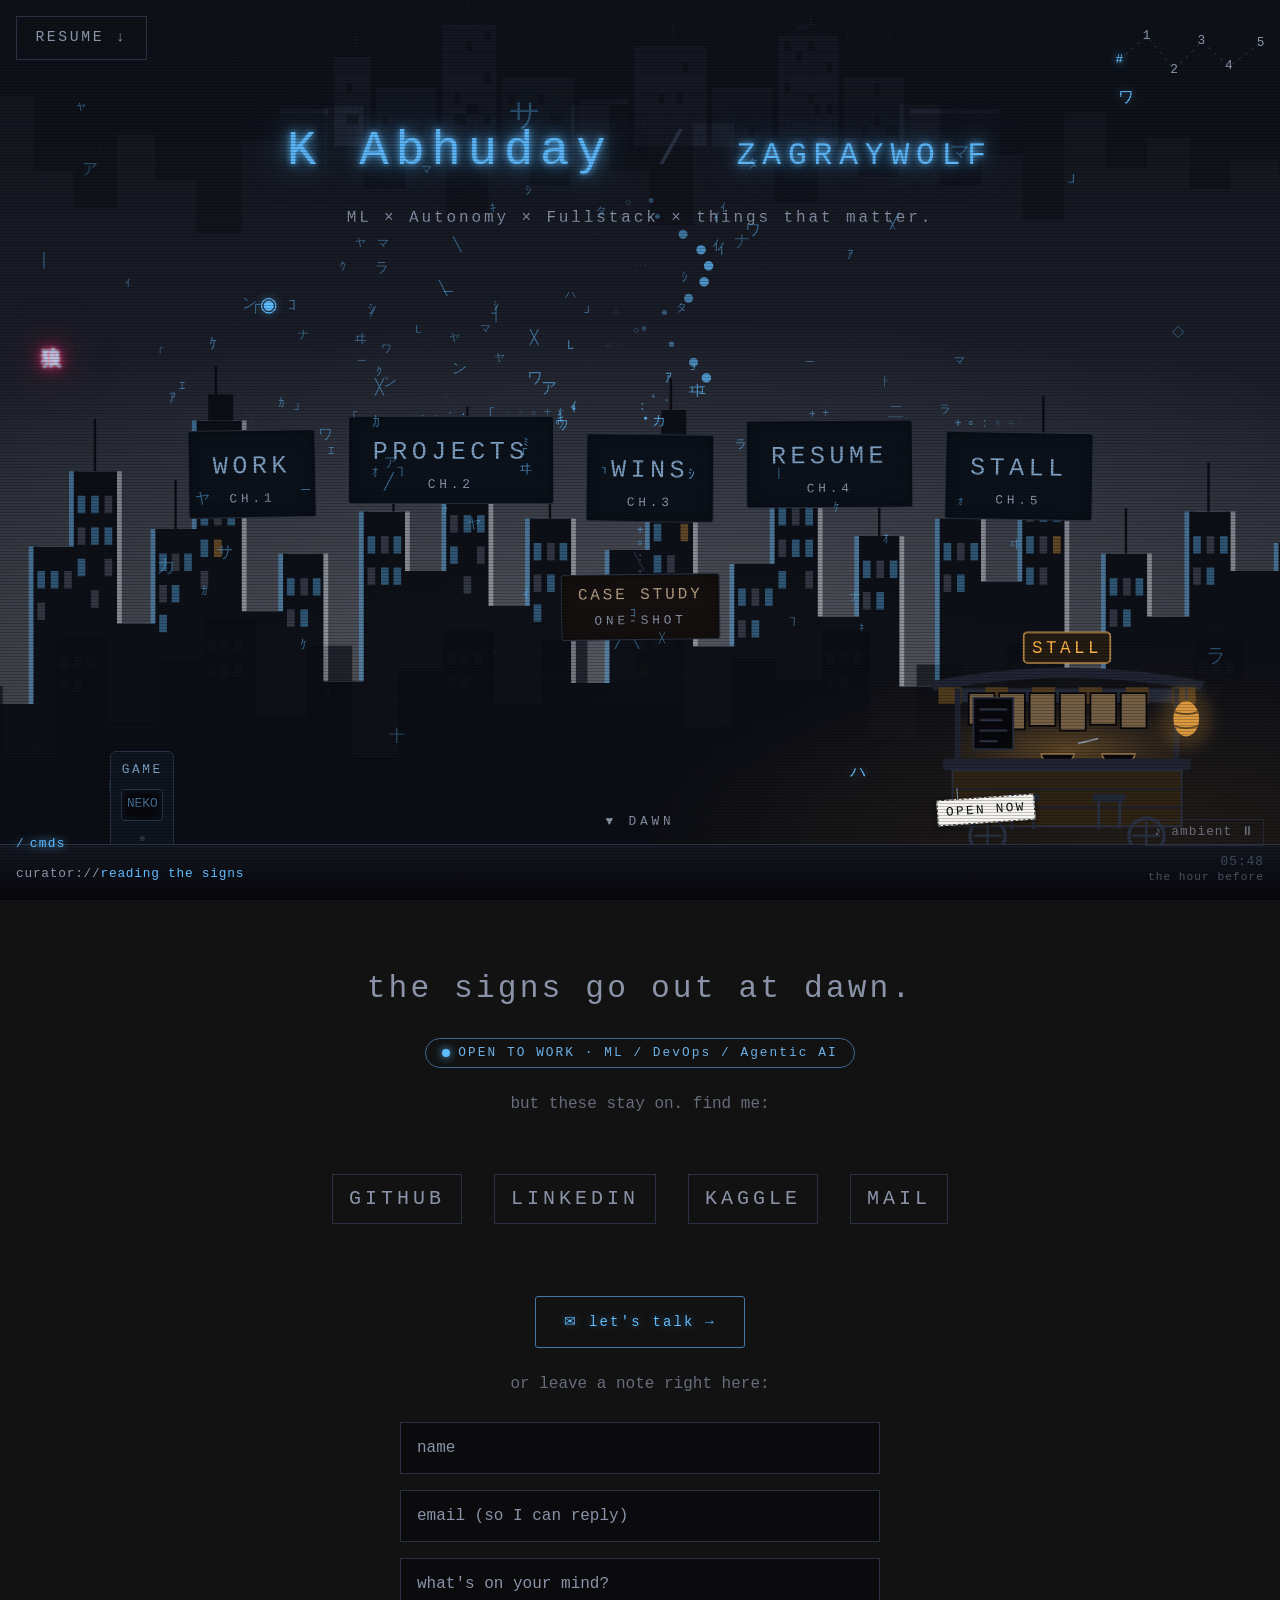
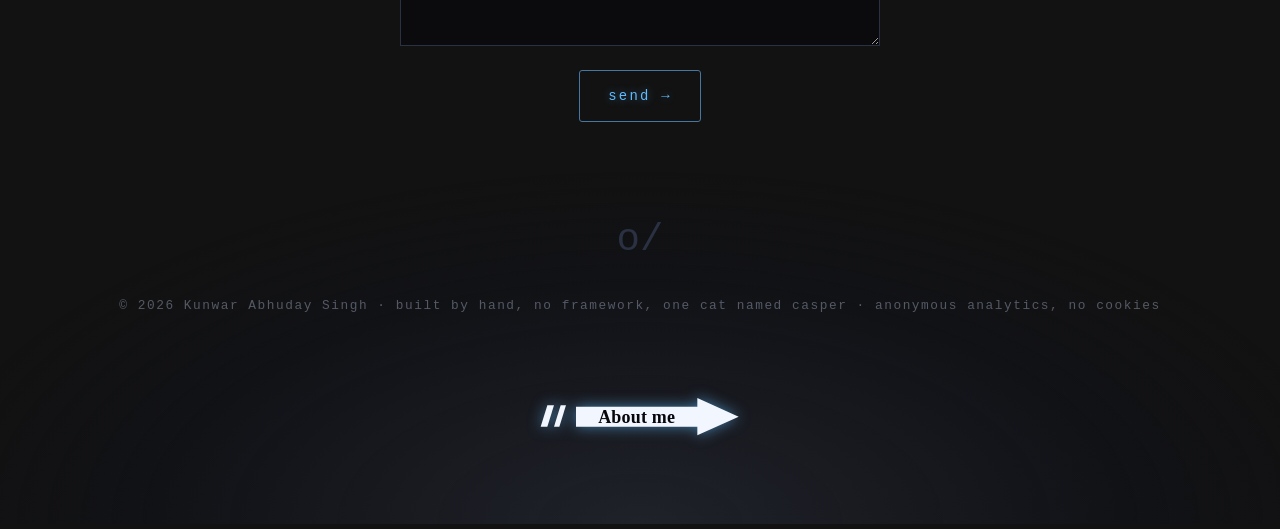
<file: index.html>
<!DOCTYPE html>
<html lang="en">
<head>
<meta charset="UTF-8">
<meta name="viewport" content="width=device-width, initial-scale=1.0, viewport-fit=cover">
<title>ZaGrayWolf — Abhuday Singh · ML × Robotics</title>
<meta name="description" content="Kunwar Abhuday Singh (ZaGrayWolf) — ML, robotics, and things that see. A night-alley portfolio: work, projects, papers, resume, and a recommendations stall.">
<link rel="canonical" href="https://zagraywolf.github.io/">
<meta name="theme-color" content="#07070c">
<meta property="og:type" content="website">
<meta property="og:title" content="ZaGrayWolf — Abhuday Singh">
<meta property="og:description" content="ML × Autonomy × Fullstack × things that matter. Step into the alley.">
<meta property="og:url" content="https://zagraywolf.github.io/">
<meta property="og:image" content="https://zagraywolf.github.io/assets/img/og.png">
<meta name="twitter:card" content="summary_large_image">
<meta name="twitter:image" content="https://zagraywolf.github.io/assets/img/og.png">
<meta property="og:site_name" content="ZaGrayWolf">
<meta property="og:locale" content="en_US">
<meta property="og:image:alt" content="ZaGrayWolf: a night-alley portfolio by Kunwar Abhuday Singh">
<meta name="twitter:title" content="ZaGrayWolf — Abhuday Singh">
<meta name="twitter:description" content="ML × Autonomy × Fullstack × things that matter. Step into the alley.">
<link rel="icon" href="assets/img/favicon.svg" type="image/svg+xml">
<link rel="manifest" href="/manifest.webmanifest">
<link rel="apple-touch-icon" href="/assets/img/apple-touch-icon.png">
<!-- modulepreload: flatten the ES-module boot waterfall (all always-loaded; pure load speedup, no behaviour change). ?v= bumped by the site-wide sed. -->
<link rel="modulepreload" href="/js/main.js?v=4.66">
<link rel="modulepreload" href="/js/config.js?v=4.66">
<link rel="modulepreload" href="/js/ticker.js?v=4.66">
<link rel="modulepreload" href="/js/curator.js?v=4.66">
<link rel="modulepreload" href="/js/cat.js?v=4.66">
<link rel="modulepreload" href="/js/hud.js?v=4.66">
<link rel="modulepreload" href="/js/transition.js?v=4.66">
<link rel="modulepreload" href="/js/timeofday.js?v=4.66">
<link rel="modulepreload" href="/js/narrator.js?v=4.66">
<link rel="modulepreload" href="/js/analytics.js?v=4.66">
<link rel="modulepreload" href="/js/palette.js?v=4.66">
<link rel="modulepreload" href="/js/resume-preview.js?v=4.66">
<link rel="modulepreload" href="/js/dynamic-menu.js?v=4.66">
<link rel="stylesheet" href="css/tokens.css?v=4.66">
<link rel="stylesheet" href="css/base.css?v=4.66">
<link rel="stylesheet" href="css/alley.css?v=4.66">
<link rel="stylesheet" href="css/game.css?v=4.66">
<script type="application/ld+json">
{
  "@context": "https://schema.org",
  "@type": "Person",
  "name": "Kunwar Abhuday Singh",
  "alternateName": "ZaGrayWolf",
  "url": "https://zagraywolf.github.io/",
  "email": "mailto:abhuday2656@gmail.com",
  "jobTitle": "Software Engineer (ML, DevOps, Agentic AI)",
  "alumniOf": "Manipal Institute of Technology",
  "address": { "@type": "PostalAddress", "addressLocality": "New Delhi", "addressCountry": "IN" },
  "sameAs": [
    "https://github.com/ZaGrayWolf",
    "https://www.linkedin.com/in/kunwar-abhuday-singh-280836284",
    "https://www.kaggle.com/abhuday7",
    "https://pypi.org/project/advance-conv-benchmarks/"
  ]
}
</script>
</head>
<body data-page="alley" class="preboot">
<a class="skip-link" href="#main">skip to street level</a>
<a class="hud-resume" href="resume.html">RESUME ↓</a>

<div class="alley">

  <!-- L0 · sky -->
  <div class="layer layer-sky" data-parallax="0.2" aria-hidden="true">
<pre class="skyline">
                               ╻                                                                 ╱╲
                               ┼                                                        ╻       ╱  ╲
                           ▄▄▄▄▄▄▄▄▄                             ╻                    ▄▄╀      ╱    ╲
            ╻              ███████░█                             |                 ▄▄▄▄▄▄▄▄▄▄ |      |
            |              ████░████                       ▄▄▄▄▄▄▄▄▄▄▄▄            █░███░████
         ▄▄▄▄▄▄            █████████                       ████████████            ███░██████
         ██████            █████████                       ████████░███            ████████░█
         ██████            ███████░█ ▄▄▄▄▄▄▄▄▄▄▄▄          ████████████            ██████████ ▄▄▄▄▄▄▄▄▄▄
         ██░███ ▄▄▄▄▄▄▄▄▄▄ █████████ ▓▓▓▓▓▓▓▓▓▓▓▓          ████████████ ▄▄▄▄▄▄▄▄▄▄ █░████████ ▓▓▓▓▓░▓▓▓▓
         ██████ ▓▓▓▓▓▓▓▓▓▓ ██░██████ ▓░▓▓▓▓░▓▓▓▓▓ ▄▄▄▄▄▄▄▄ ████░██░████ ▓▓▓▓▓▓▓▓▓▓ █████░████ ▓▓▓▓▓▓▓▓▓▓
▄▄▄▄▄▄▄▄ ██████ ▓▓▓▓▓▓▓▓▓▓ ████░░███ ▓▓▓▓▓▓▓▓▓▓▓▓ ▒▒▒▒▒▒▒▒ ████████████ ▓▓▓▓▓▓▓▓▓▓ ██████░█░█ ▓▓▓▓▓▓▓▓▓▓ ▄▄▄▄▄▄▄▄▄▄▄▄▄▄▄
▒▒▒▒▒▒▒▒ ██░░██ ▓░▓▓▓▓▓▓▓▓ ██░░███░█ ▓▓▓▓▓▓▓▓░░▓▓ ▒▒▒▒▒▒▒▒ ████████████ ▓▓▓▓▓▓▓▓▓▓ ██████████ ▓▓▓▓▓░▓▓▓▓ ▒▒▒▒▒▒▒▒▒▒▒▒▒▒▒
▒░▒░▒░▒▒ ██████ ▓▓▓▓▓▓▓░▓▓ █████████ ▓▓▓▓▓▓▓▓▓▓▓▓ ▒▒▒▒▒▒▒▒ ████████████ ▓▓▓▓▓▓░▓▓▓ ██████████ ▓▓▓░▓▓▓░░▓ ▒▒░▒▒▒▒▒▒▒▒▒▒▒▒
▒▒▒▒▒▒▒▒ ██████ ▓▓▓▓▓▓▓▓▓▓ █████████ ▓▓▓▓▓▓▓▓▓▓▓▓ ▒▒▒▒▒▒▒▒ ████████████ ▓▓▓▓▓▓▓▓▓▓ ██████████ ▓▓▓▓▓▓▓▓▓▓ ▒▒▒▒▒▒▒▒▒▒▒▒▒▒▒
</pre>
  </div>

  <!-- L1 · layered skyline — Spider-Verse depth in the Tokyo-night palette -->
  <!-- ── SKYLINE: revert by restoring this block from git (7bf1932) ── -->
  <!-- inverted city hanging from the top (the upside-down mirror) -->
  <div class="layer layer-skyline-top" data-parallax="0.16" aria-hidden="true">
    <svg viewBox="0 0 1440 360" preserveAspectRatio="none">
      <path class="sky-near" d="M0,360 L0,182 L45,182 L45,248 L88,248 L88,158 L130,158 L130,115 L175,115 L175,202 L215,202 L215,148 L258,148 L258,86 L305,86 L305,195 L348,195 L348,162 L390,162 L390,235 L432,235 L432,138 L475,138 L475,172 L518,172 L518,108 L562,108 L562,192 L605,192 L605,142 L648,142 L648,236 L688,236 L688,160 L730,160 L730,95 L775,95 L775,215 L818,215 L818,168 L860,168 L860,122 L905,122 L905,198 L948,198 L948,152 L990,152 L990,238 L1032,238 L1032,142 L1075,142 L1075,178 L1118,178 L1118,102 L1162,102 L1162,228 L1205,228 L1205,162 L1248,162 L1248,198 L1292,198 L1292,138 L1335,138 L1335,172 L1385,172 L1385,156 L1440,156 L1440,360 Z"/>
    </svg>
  </div>
  <div class="layer layer-skyline-back" data-parallax="0.22" aria-hidden="true">
    <svg viewBox="0 0 1440 360" preserveAspectRatio="none">
      <path class="sky-far" d="M0,360 L0,310 L180,310 L180,296 L360,296 L360,315 L540,315 L540,300 L720,300 L720,308 L900,308 L900,295 L1080,295 L1080,305 L1260,305 L1260,298 L1440,298 L1440,360 Z"/>
      <path class="sky-mid" d="M0,360 L0,270 L68,270 L68,305 L140,305 L140,258 L218,258 L218,285 L295,285 L295,250 L378,250 L378,280 L458,280 L458,262 L535,262 L535,288 L615,288 L615,254 L698,254 L698,282 L778,282 L778,264 L862,264 L862,288 L942,288 L942,257 L1025,257 L1025,282 L1105,282 L1105,268 L1188,268 L1188,294 L1268,294 L1268,270 L1350,270 L1350,285 L1440,285 L1440,360 Z"/>
      <g>
        <rect class="sky-win" x="148" y="272" width="6" height="8"/><rect class="sky-win dim" x="162" y="272" width="6" height="8"/><rect class="sky-win" x="176" y="272" width="6" height="8"/>
        <rect class="sky-win dim" x="464" y="276" width="6" height="8"/><rect class="sky-win" x="478" y="276" width="6" height="8"/><rect class="sky-win" x="492" y="276" width="6" height="8"/>
        <rect class="sky-win" x="704" y="278" width="6" height="8"/><rect class="sky-win dim" x="718" y="278" width="6" height="8"/><rect class="sky-win" x="704" y="293" width="6" height="8"/>
        <rect class="sky-win dim" x="948" y="271" width="6" height="8"/><rect class="sky-win" x="962" y="271" width="6" height="8"/><rect class="sky-win" x="976" y="271" width="6" height="8"/>
        <rect class="sky-win" x="1194" y="282" width="6" height="8"/><rect class="sky-win dim" x="1208" y="282" width="6" height="8"/><rect class="sky-win" x="1275" y="284" width="6" height="8"/>
      </g>
    </svg>
  </div>
  <!-- mid-depth layer — remove this div + .layer-skyline-mid in alley.css to revert -->
  <div class="layer layer-skyline-mid" data-parallax="0.35" aria-hidden="true">
    <svg viewBox="0 0 1440 360" preserveAspectRatio="none">
      <path class="sky-mid" d="M0,360 L0,222 L56,222 L56,268 L112,268 L112,190 L165,190 L165,245 L218,245 L218,205 L265,205 L265,178 L320,178 L320,242 L372,242 L372,196 L420,196 L420,268 L468,268 L468,212 L515,212 L515,186 L568,186 L568,234 L618,234 L618,192 L665,192 L665,220 L715,220 L715,178 L765,178 L765,248 L815,248 L815,204 L862,204 L862,218 L910,218 L910,186 L960,186 L960,255 L1008,255 L1008,208 L1055,208 L1055,232 L1102,232 L1102,194 L1152,194 L1152,228 L1198,228 L1198,214 L1248,214 L1248,238 L1298,238 L1298,192 L1348,192 L1348,222 L1440,222 L1440,360 Z"/>
      <g>
        <rect class="sky-win" x="116" y="203" width="8" height="8"/><rect class="sky-win" x="130" y="203" width="8" height="8"/><rect class="sky-win dim" x="144" y="203" width="8" height="8"/><rect class="sky-win dim" x="116" y="218" width="8" height="8"/><rect class="sky-win" x="130" y="218" width="8" height="8"/>
        <rect class="sky-win" x="269" y="192" width="8" height="8"/><rect class="sky-win dim" x="283" y="192" width="8" height="8"/><rect class="sky-win" x="297" y="192" width="8" height="8"/><rect class="sky-win dim" x="269" y="208" width="8" height="8"/><rect class="sky-win" x="283" y="208" width="8" height="8"/><rect class="sky-win" x="297" y="208" width="8" height="8"/>
        <rect class="sky-win" x="519" y="200" width="8" height="8"/><rect class="sky-win dim" x="533" y="200" width="8" height="8"/><rect class="sky-win" x="547" y="200" width="8" height="8"/><rect class="sky-win dim" x="519" y="216" width="8" height="8"/><rect class="sky-win" x="533" y="216" width="8" height="8"/>
        <rect class="sky-win" x="719" y="192" width="8" height="8"/><rect class="sky-win" x="733" y="192" width="8" height="8"/><rect class="sky-win dim" x="747" y="192" width="8" height="8"/><rect class="sky-win warm" x="719" y="208" width="8" height="8"/><rect class="sky-win dim" x="733" y="208" width="8" height="8"/>
        <rect class="sky-win" x="914" y="200" width="8" height="8"/><rect class="sky-win dim" x="928" y="200" width="8" height="8"/><rect class="sky-win" x="942" y="200" width="8" height="8"/><rect class="sky-win dim" x="914" y="216" width="8" height="8"/><rect class="sky-win" x="928" y="216" width="8" height="8"/>
        <rect class="sky-win" x="1106" y="208" width="8" height="8"/><rect class="sky-win dim" x="1120" y="208" width="8" height="8"/><rect class="sky-win" x="1134" y="208" width="8" height="8"/><rect class="sky-win" x="1106" y="222" width="8" height="8"/><rect class="sky-win dim" x="1120" y="222" width="8" height="8"/>
        <rect class="sky-win dim" x="1302" y="206" width="8" height="8"/><rect class="sky-win" x="1316" y="206" width="8" height="8"/><rect class="sky-win" x="1330" y="206" width="8" height="8"/><rect class="sky-win" x="1302" y="220" width="8" height="8"/><rect class="sky-win dim" x="1316" y="220" width="8" height="8"/>
      </g>
    </svg>
  </div>
  <div class="layer layer-skyline-front" data-parallax="0.5" aria-hidden="true">
    <svg viewBox="0 0 1440 360" preserveAspectRatio="none">
      <!-- chromatic-aberration edge: cyan left, magenta right — ±5px for stronger glitch -->
      <path class="sky-cyan" transform="translate(-5 0)" d="M0,360 L0,182 L45,182 L45,248 L88,248 L88,158 L130,158 L130,115 L175,115 L175,202 L215,202 L215,148 L258,148 L258,86 L305,86 L305,195 L348,195 L348,162 L390,162 L390,235 L432,235 L432,138 L475,138 L475,172 L518,172 L518,108 L562,108 L562,192 L605,192 L605,142 L648,142 L648,236 L688,236 L688,160 L730,160 L730,95 L775,95 L775,215 L818,215 L818,168 L860,168 L860,122 L905,122 L905,198 L948,198 L948,152 L990,152 L990,238 L1032,238 L1032,142 L1075,142 L1075,178 L1118,178 L1118,102 L1162,102 L1162,228 L1205,228 L1205,162 L1248,162 L1248,198 L1292,198 L1292,138 L1335,138 L1335,172 L1385,172 L1385,156 L1440,156 L1440,360 Z"/>
      <path class="sky-mag" transform="translate(5 0)" d="M0,360 L0,182 L45,182 L45,248 L88,248 L88,158 L130,158 L130,115 L175,115 L175,202 L215,202 L215,148 L258,148 L258,86 L305,86 L305,195 L348,195 L348,162 L390,162 L390,235 L432,235 L432,138 L475,138 L475,172 L518,172 L518,108 L562,108 L562,192 L605,192 L605,142 L648,142 L648,236 L688,236 L688,160 L730,160 L730,95 L775,95 L775,215 L818,215 L818,168 L860,168 L860,122 L905,122 L905,198 L948,198 L948,152 L990,152 L990,238 L1032,238 L1032,142 L1075,142 L1075,178 L1118,178 L1118,102 L1162,102 L1162,228 L1205,228 L1205,162 L1248,162 L1248,198 L1292,198 L1292,138 L1335,138 L1335,172 L1385,172 L1385,156 L1440,156 L1440,360 Z"/>
      <path class="sky-near" d="M0,360 L0,182 L45,182 L45,248 L88,248 L88,158 L130,158 L130,115 L175,115 L175,202 L215,202 L215,148 L258,148 L258,86 L305,86 L305,195 L348,195 L348,162 L390,162 L390,235 L432,235 L432,138 L475,138 L475,172 L518,172 L518,108 L562,108 L562,192 L605,192 L605,142 L648,142 L648,236 L688,236 L688,160 L730,160 L730,95 L775,95 L775,215 L818,215 L818,168 L860,168 L860,122 L905,122 L905,198 L948,198 L948,152 L990,152 L990,238 L1032,238 L1032,142 L1075,142 L1075,178 L1118,178 L1118,102 L1162,102 L1162,228 L1205,228 L1205,162 L1248,162 L1248,198 L1292,198 L1292,138 L1335,138 L1335,172 L1385,172 L1385,156 L1440,156 L1440,360 Z"/>
      <!-- rooftop antennae + water towers -->
      <g class="sky-detail">
        <line x1="152" y1="115" x2="152" y2="85"/>
        <line x1="236" y1="148" x2="236" y2="120"/>
        <line x1="278" y1="86" x2="278" y2="55"/>
        <line x1="463" y1="138" x2="463" y2="110"/>
        <line x1="540" y1="108" x2="540" y2="78"/>
        <line x1="626" y1="142" x2="626" y2="116"/>
        <line x1="752" y1="95" x2="752" y2="62"/>
        <line x1="882" y1="122" x2="882" y2="95"/>
        <line x1="969" y1="152" x2="969" y2="124"/>
        <line x1="1053" y1="142" x2="1053" y2="115"/>
        <line x1="1140" y1="102" x2="1140" y2="72"/>
        <line x1="1226" y1="162" x2="1226" y2="136"/>
        <line x1="1312" y1="138" x2="1312" y2="110"/>
        <line x1="1403" y1="156" x2="1403" y2="130"/>
      </g>
      <path class="sky-near" d="M270,86 L270,71 L296,71 L296,86 Z"/>
      <path class="sky-near" d="M742,95 L742,80 L768,80 L768,95 Z"/>
      <!-- dense lit windows -->
      <g>
        <rect class="sky-win" x="92" y="172" width="8" height="10"/><rect class="sky-win" x="106" y="172" width="8" height="10"/><rect class="sky-win dim" x="120" y="172" width="8" height="10"/><rect class="sky-win dim" x="92" y="190" width="8" height="10"/>
        <rect class="sky-win" x="134" y="129" width="8" height="10"/><rect class="sky-win" x="148" y="129" width="8" height="10"/><rect class="sky-win dim" x="162" y="129" width="8" height="10"/>
        <rect class="sky-win dim" x="134" y="147" width="8" height="10"/><rect class="sky-win" x="148" y="147" width="8" height="10"/><rect class="sky-win" x="162" y="147" width="8" height="10"/>
        <rect class="sky-win" x="134" y="165" width="8" height="10"/><rect class="sky-win dim" x="162" y="165" width="8" height="10"/>
        <rect class="sky-win dim" x="148" y="183" width="8" height="10"/>
        <rect class="sky-win" x="219" y="162" width="8" height="10"/><rect class="sky-win dim" x="232" y="162" width="8" height="10"/><rect class="sky-win" x="245" y="162" width="8" height="10"/>
        <rect class="sky-win dim" x="219" y="180" width="8" height="10"/><rect class="sky-win" x="232" y="180" width="8" height="10"/>
        <rect class="sky-win" x="219" y="197" width="8" height="10"/>
        <rect class="sky-win" x="262" y="100" width="8" height="10"/><rect class="sky-win" x="276" y="100" width="8" height="10"/><rect class="sky-win dim" x="290" y="100" width="8" height="10"/>
        <rect class="sky-win dim" x="262" y="118" width="8" height="10"/><rect class="sky-win" x="276" y="118" width="8" height="10"/><rect class="sky-win" x="290" y="118" width="8" height="10"/>
        <rect class="sky-win" x="262" y="136" width="8" height="10"/><rect class="sky-win dim" x="276" y="136" width="8" height="10"/><rect class="sky-win" x="290" y="136" width="8" height="10"/>
        <rect class="sky-win" x="262" y="154" width="8" height="10"/><rect class="sky-win warm" x="276" y="154" width="8" height="10"/>
        <rect class="sky-win dim" x="262" y="172" width="8" height="10"/>
        <rect class="sky-win" x="352" y="176" width="8" height="10"/><rect class="sky-win dim" x="366" y="176" width="8" height="10"/><rect class="sky-win" x="379" y="176" width="8" height="10"/>
        <rect class="sky-win dim" x="352" y="194" width="8" height="10"/><rect class="sky-win" x="366" y="194" width="8" height="10"/>
        <rect class="sky-win" x="436" y="152" width="8" height="10"/><rect class="sky-win dim" x="450" y="152" width="8" height="10"/><rect class="sky-win" x="463" y="152" width="8" height="10"/>
        <rect class="sky-win dim" x="436" y="170" width="8" height="10"/><rect class="sky-win" x="450" y="170" width="8" height="10"/><rect class="sky-win" x="463" y="170" width="8" height="10"/>
        <rect class="sky-win" x="522" y="122" width="8" height="10"/><rect class="sky-win" x="536" y="122" width="8" height="10"/><rect class="sky-win dim" x="550" y="122" width="8" height="10"/>
        <rect class="sky-win dim" x="522" y="140" width="8" height="10"/><rect class="sky-win" x="536" y="140" width="8" height="10"/><rect class="sky-win" x="550" y="140" width="8" height="10"/>
        <rect class="sky-win" x="522" y="158" width="8" height="10"/><rect class="sky-win dim" x="550" y="158" width="8" height="10"/>
        <rect class="sky-win dim" x="536" y="175" width="8" height="10"/>
        <rect class="sky-win" x="609" y="156" width="8" height="10"/><rect class="sky-win dim" x="623" y="156" width="8" height="10"/><rect class="sky-win" x="636" y="156" width="8" height="10"/>
        <rect class="sky-win dim" x="609" y="174" width="8" height="10"/><rect class="sky-win" x="623" y="174" width="8" height="10"/>
        <rect class="sky-win" x="609" y="191" width="8" height="10"/>
        <rect class="sky-win" x="692" y="174" width="8" height="10"/><rect class="sky-win dim" x="706" y="174" width="8" height="10"/><rect class="sky-win" x="720" y="174" width="8" height="10"/>
        <rect class="sky-win dim" x="692" y="192" width="8" height="10"/><rect class="sky-win" x="706" y="192" width="8" height="10"/>
        <rect class="sky-win" x="734" y="109" width="8" height="10"/><rect class="sky-win" x="748" y="109" width="8" height="10"/><rect class="sky-win dim" x="762" y="109" width="8" height="10"/>
        <rect class="sky-win dim" x="734" y="127" width="8" height="10"/><rect class="sky-win" x="748" y="127" width="8" height="10"/><rect class="sky-win" x="762" y="127" width="8" height="10"/>
        <rect class="sky-win" x="734" y="145" width="8" height="10"/><rect class="sky-win warm" x="762" y="145" width="8" height="10"/>
        <rect class="sky-win dim" x="748" y="163" width="8" height="10"/><rect class="sky-win" x="734" y="163" width="8" height="10"/>
        <rect class="sky-win" x="734" y="181" width="8" height="10"/><rect class="sky-win dim" x="762" y="181" width="8" height="10"/>
        <rect class="sky-win" x="822" y="182" width="8" height="10"/><rect class="sky-win dim" x="836" y="182" width="8" height="10"/><rect class="sky-win" x="850" y="182" width="8" height="10"/>
        <rect class="sky-win dim" x="822" y="200" width="8" height="10"/><rect class="sky-win" x="836" y="200" width="8" height="10"/>
        <rect class="sky-win" x="864" y="136" width="8" height="10"/><rect class="sky-win dim" x="878" y="136" width="8" height="10"/><rect class="sky-win" x="892" y="136" width="8" height="10"/>
        <rect class="sky-win dim" x="864" y="154" width="8" height="10"/><rect class="sky-win" x="878" y="154" width="8" height="10"/><rect class="sky-win" x="892" y="154" width="8" height="10"/>
        <rect class="sky-win" x="864" y="172" width="8" height="10"/><rect class="sky-win dim" x="892" y="172" width="8" height="10"/>
        <rect class="sky-win" x="952" y="166" width="8" height="10"/><rect class="sky-win dim" x="966" y="166" width="8" height="10"/><rect class="sky-win" x="980" y="166" width="8" height="10"/>
        <rect class="sky-win dim" x="952" y="184" width="8" height="10"/><rect class="sky-win" x="966" y="184" width="8" height="10"/>
        <rect class="sky-win" x="1036" y="156" width="8" height="10"/><rect class="sky-win dim" x="1050" y="156" width="8" height="10"/><rect class="sky-win" x="1064" y="156" width="8" height="10"/>
        <rect class="sky-win dim" x="1036" y="174" width="8" height="10"/><rect class="sky-win" x="1050" y="174" width="8" height="10"/>
        <rect class="sky-win" x="1122" y="116" width="8" height="10"/><rect class="sky-win" x="1136" y="116" width="8" height="10"/><rect class="sky-win dim" x="1150" y="116" width="8" height="10"/>
        <rect class="sky-win dim" x="1122" y="134" width="8" height="10"/><rect class="sky-win" x="1136" y="134" width="8" height="10"/><rect class="sky-win" x="1150" y="134" width="8" height="10"/>
        <rect class="sky-win" x="1122" y="152" width="8" height="10"/><rect class="sky-win dim" x="1136" y="152" width="8" height="10"/><rect class="sky-win warm" x="1150" y="152" width="8" height="10"/>
        <rect class="sky-win" x="1122" y="170" width="8" height="10"/><rect class="sky-win dim" x="1136" y="170" width="8" height="10"/>
        <rect class="sky-win" x="1209" y="176" width="8" height="10"/><rect class="sky-win dim" x="1223" y="176" width="8" height="10"/><rect class="sky-win" x="1236" y="176" width="8" height="10"/>
        <rect class="sky-win dim" x="1209" y="194" width="8" height="10"/><rect class="sky-win" x="1223" y="194" width="8" height="10"/>
        <rect class="sky-win" x="1296" y="152" width="8" height="10"/><rect class="sky-win dim" x="1310" y="152" width="8" height="10"/><rect class="sky-win" x="1324" y="152" width="8" height="10"/>
        <rect class="sky-win dim" x="1296" y="170" width="8" height="10"/><rect class="sky-win" x="1310" y="170" width="8" height="10"/>
        <rect class="sky-win" x="1389" y="170" width="8" height="10"/><rect class="sky-win dim" x="1403" y="170" width="8" height="10"/><rect class="sky-win" x="1417" y="170" width="8" height="10"/>
        <rect class="sky-win dim" x="1389" y="188" width="8" height="10"/><rect class="sky-win" x="1403" y="188" width="8" height="10"/>
      </g>
    </svg>
  </div>

  <!-- embedded glyphs strewn into the scene (signage/graffiti) -->
  <div class="layer layer-glyphs" data-parallax="0.62" aria-hidden="true">
    <span class="g-sm" style="left:7%;  top:19%">ア</span>
    <span class="g-bright" style="left:21%; top:34%">◉</span>
    <span style="left:13%; top:63%">カ</span>
    <span class="g-sm" style="left:31%; top:82%">十</span>
    <span class="g-lg" style="left:41%; top:13%">サ</span>
    <span style="left:49%; top:71%">╱╲</span>
    <span class="g-sm" style="left:58%; top:27%">ナ</span>
    <span class="g-bright g-sm" style="left:67%; top:86%">ハ</span>
    <span style="left:75%; top:17%">マ</span>
    <span class="g-lg" style="left:84%; top:54%">ヤ</span>
    <span class="g-sm" style="left:92%; top:37%">◇</span>
    <span style="left:95%; top:73%">ラ</span>
    <span class="g-sm" style="left:9%;  top:87%">┌┐</span>
    <span class="g-bright g-sm" style="left:88%; top:11%">ワ</span>
    <span class="g-sm" style="left:70%; top:46%">二</span>
    <span style="left:35%; top:49%">◆</span>
    <!-- NEON SIGN · remove this line + the CSS block in alley.css to revert -->
    <span class="neon-wall-sign" style="left:4%; top:40%">狼</span>
  </div>

  <main id="main">
    <header class="hero" data-narrate="entering the street">
      <h1 class="name-sign" aria-label="K Abhuday / ZAGRAYWOLF"><span class="name-en">K Abhuday</span> <span class="name-sep" aria-hidden="true">/</span> <span class="name-tag">ZAGRAYWOLF</span></h1>
      <p class="hero-sub">ML × Autonomy × Fullstack × things that matter.</p>
    </header>

    <!-- L2 · the five signs -->
    <nav class="layer layer-signs" data-parallax="0.75" aria-label="Chapters" data-narrate="reading the signs">
      <a class="sign" href="work.html" aria-label="WORK — chapter 1" data-ch="CH.1"><b data-scramble>WORK</b></a>
      <a class="sign" href="projects.html" aria-label="PROJECTS — chapter 2" data-ch="CH.2"><b data-scramble>PROJECTS</b></a>
      <a class="sign" href="papers.html" aria-label="WINS — chapter 3" data-ch="CH.3"><b data-scramble>WINS</b></a>
      <a class="sign" href="resume.html" aria-label="RESUME — chapter 4" data-ch="CH.4"><b data-scramble>RESUME</b></a>
      <a class="sign" href="stall.html" aria-label="THE STALL — chapter 5" data-ch="CH.5"><b data-scramble>STALL</b></a>
      <span class="sign-break" aria-hidden="true"></span><!-- flex row break: the special hangs on its own line -->
      <a class="sign sign--special" href="oneshot.html" aria-label="CASE STUDY — the one-shot special" data-ch="ONE-SHOT"><b data-scramble>CASE STUDY</b></a>
    </nav>

    <!-- L3 · street level -->
    <div class="layer layer-street" data-parallax="1">
      <a class="stall" href="stall.html" aria-label="The stall — open now" data-narrate="approaching the stall">
        <svg class="stall-svg" viewBox="0 0 260 204" aria-hidden="true">
          <defs>
            <radialGradient id="stall-warm" cx="50%" cy="85%" r="75%">
              <stop offset="0%" stop-color="var(--amber)" stop-opacity=".30"/>
              <stop offset="55%" stop-color="var(--amber)" stop-opacity=".10"/>
              <stop offset="100%" stop-color="var(--amber)" stop-opacity="0"/>
            </radialGradient>
          </defs>

          <!-- steam over the bowls -->
          <g class="stall-steam" fill="none" stroke-linecap="round" stroke-width="2.5">
            <path d="M118 104 q -5 -10 1 -19 q 6 -9 0 -18"/>
            <path d="M132 102 q 6 -9 -1 -18 q -6 -9 1 -17"/>
            <path d="M170 104 q -5 -11 1 -20 q 5 -8 0 -16"/>
          </g>

          <!-- roof -->
          <path class="s-ink" d="M12 50 Q 130 26 248 50 L 244 58 Q 130 36 16 58 Z"/>
          <!-- awning fringe -->
          <g class="stall-fringe">
            <rect x="20"  y="55" width="20" height="14"/><rect x="40" y="56" width="20" height="12"/>
            <rect x="60"  y="55" width="20" height="14"/><rect x="80" y="56" width="20" height="12"/>
            <rect x="100" y="55" width="20" height="14"/><rect x="120" y="56" width="20" height="12"/>
            <rect x="140" y="55" width="20" height="14"/><rect x="160" y="56" width="20" height="12"/>
            <rect x="180" y="55" width="20" height="14"/><rect x="200" y="56" width="20" height="12"/>
            <rect x="220" y="55" width="20" height="14"/>
          </g>

          <!-- neon-trimmed STALL sign on the roof -->
          <g class="stall-sign">
            <rect x="93" y="8" width="74" height="26" rx="3"/>
            <text x="130" y="26" text-anchor="middle">STALL</text>
          </g>

          <!-- posts -->
          <rect class="s-ink" x="34" y="56" width="5" height="62"/>
          <rect class="s-ink" x="221" y="56" width="5" height="62"/>

          <!-- warm interior glow -->
          <rect x="39" y="60" width="182" height="56" fill="url(#stall-warm)"/>

          <!-- noren curtain strips -->
          <g class="stall-curtain">
            <rect x="46"  y="60" width="22" height="27"/>
            <rect x="72"  y="60" width="22" height="31"/>
            <rect x="98"  y="60" width="22" height="28"/>
            <rect x="124" y="60" width="22" height="32"/>
            <rect x="150" y="60" width="22" height="27"/>
            <rect x="176" y="60" width="22" height="30"/>
          </g>

          <!-- menu board -->
          <g class="stall-board">
            <rect x="50" y="64" width="34" height="44"/>
            <line x1="56" y1="74" x2="78" y2="74"/>
            <line x1="56" y1="83" x2="74" y2="83"/>
            <line x1="56" y1="92" x2="78" y2="92"/>
            <line x1="56" y1="101" x2="70" y2="101"/>
          </g>

          <!-- hanging lantern -->
          <g class="stall-lamp">
            <line class="s-line" x1="232" y1="56" x2="232" y2="66"/>
            <ellipse class="lamp-glow" cx="232" cy="82" rx="22" ry="26"/>
            <ellipse class="lamp-body" cx="232" cy="82" rx="11" ry="15"/>
            <path class="lamp-rib" d="M222 76 q 10 4 20 0 M222 88 q 10 4 20 0"/>
          </g>

          <!-- bowls + chopsticks on the counter -->
          <g class="stall-bowls">
            <path d="M108 112 a 14 9 0 0 0 28 0 z"/>
            <path d="M160 112 a 14 9 0 0 0 28 0 z"/>
            <line x1="140" y1="103" x2="156" y2="99"/>
          </g>

          <!-- counter + cart body -->
          <rect class="s-ink" x="24" y="116" width="212" height="10" rx="2"/>
          <g class="stall-bodywood">
            <rect x="32" y="126" width="196" height="48"/>
            <line x1="32" y1="142" x2="228" y2="142"/>
            <line x1="32" y1="158" x2="228" y2="158"/>
          </g>

          <!-- stools -->
          <g class="stall-stool">
            <rect x="78" y="146" width="28" height="7" rx="2"/>
            <line x1="83" y1="153" x2="83" y2="176"/><line x1="101" y1="153" x2="101" y2="176"/>
            <rect x="152" y="146" width="28" height="7" rx="2"/>
            <line x1="157" y1="153" x2="157" y2="176"/><line x1="175" y1="153" x2="175" y2="176"/>
          </g>

          <!-- wheels -->
          <g class="stall-wheel">
            <circle cx="62" cy="182" r="15"/><circle cx="198" cy="182" r="15"/>
            <line x1="62" y1="170" x2="62" y2="194"/><line x1="50" y1="182" x2="74" y2="182"/>
            <line x1="198" y1="170" x2="198" y2="194"/><line x1="186" y1="182" x2="210" y2="182"/>
          </g>
        </svg>
        <span class="stall-tag">OPEN NOW</span>
      </a>
      <button class="arcade" type="button" aria-label="GAME NEKO — play NEKO CATCHER">
        <i aria-hidden="true">GAME</i>
        <b aria-hidden="true">NEKO</b>
      </button>
      <div class="puddle" aria-hidden="true"><span>K Abhuday/ZAGRAYWOLF</span></div>
      <a class="alley-down" href="#contact">▼ DAWN</a>
    </div>
  </main>
</div>

<!-- the signs go out at dawn — contact -->
<section class="dawn" id="contact" aria-label="Contact" data-narrate="watching the lights dim">
  <h2 class="dawn-title">the signs go out at dawn.</h2>
  <p><span class="availability">OPEN TO WORK · ML / DevOps / Agentic AI</span></p>
  <p class="dawn-sub">but these stay on. find me:</p>
  <ul class="dawn-signs">
    <li><a class="dawn-sign" href="https://github.com/ZaGrayWolf" rel="me">GITHUB</a></li>
    <li><a class="dawn-sign" href="https://www.linkedin.com/in/kunwar-abhuday-singh-280836284" rel="me">LINKEDIN</a></li>
    <li><a class="dawn-sign" href="https://www.kaggle.com/abhuday7" rel="me">KAGGLE</a></li>
    <li><a class="dawn-sign" href="mailto:abhuday2656@gmail.com">MAIL</a></li>
  </ul>
  <p style="margin-top:var(--s-6)"><a class="contact-cta" href="mailto:abhuday2656@gmail.com">✉ let's talk →</a></p>

  <!-- leave a note — JS posts it to the (owner-run) backend; with JS off the
       mailto action opens the visitor's mail client. dawn-contact styled in alley.css -->
  <form class="dawn-contact" id="contact-form"
        action="mailto:abhuday2656@gmail.com" method="post" enctype="text/plain">
    <p class="dawn-sub">or leave a note right here:</p>
    <input id="cf-name" name="name" type="text" placeholder="name" autocomplete="name"
           aria-label="Your name" required>
    <input id="cf-email" name="email" type="email" placeholder="email (so I can reply)"
           autocomplete="email" aria-label="Your email" required>
    <textarea id="cf-msg" name="message" placeholder="what's on your mind?" rows="3"
              aria-label="Your message" required></textarea>
    <!-- honeypot: real people leave it blank; bots fill it -->
    <input class="cf-hp" type="text" name="website" tabindex="-1" autocomplete="off" aria-hidden="true">
    <button type="submit" class="contact-cta">send →</button>
    <p class="cf-status" id="cf-status" role="status" aria-live="polite"></p>
  </form>

  <p class="dawn-wave" aria-hidden="true">o/</p>
  <p class="dawn-fine">© 2026 Kunwar Abhuday Singh · built by hand, no framework, one cat named casper · anonymous analytics, no cookies</p>

  <!-- JoJo-style "About me" arrow → the about page (hand-built SVG, no box) -->
  <a class="tbc tbc--center" href="about.html" aria-label="About me">
    <svg class="tbc-svg" viewBox="0 0 300 84" role="img" aria-hidden="true">
      <g fill="currentColor">
        <polygon points="11,26 21,26 11,58 1,58"/>
        <polygon points="31,26 39,26 29,58 21,58"/>
        <path d="M54,28 L236,28 L236,15 L298,43 L236,71 L236,58 L54,58 Z"/>
      </g>
      <text x="145" y="52" text-anchor="middle">About me</text>
    </svg>
  </a>
</section>

<!-- HUD (A7) — static links so fast travel works without JS -->
<nav class="hud-map" aria-label="Site minimap">[<a href="index.html" data-node="alley" aria-label="Alley — home">#</a>]─[<a href="work.html" data-node="work" aria-label="Chapter 1 — work">1</a>]─[<a href="projects.html" data-node="projects" aria-label="Chapter 2 — projects">2</a>]─[<a href="papers.html" data-node="papers" aria-label="Chapter 3 — wins">3</a>]─[<a href="resume.html" data-node="resume" aria-label="Chapter 4 — resume">4</a>]─[<a href="stall.html" data-node="stall" aria-label="Chapter 5 — the stall">5</a>]</nav>
<p class="hud-state" aria-live="off">curator://<b>waking</b></p>

<canvas id="curator-canvas" class="fx-canvas" aria-hidden="true"></canvas>
<div class="scan" aria-hidden="true"></div>

<script type="module" src="js/main.js?v=4.66"></script>
</body>
</html>
</file>
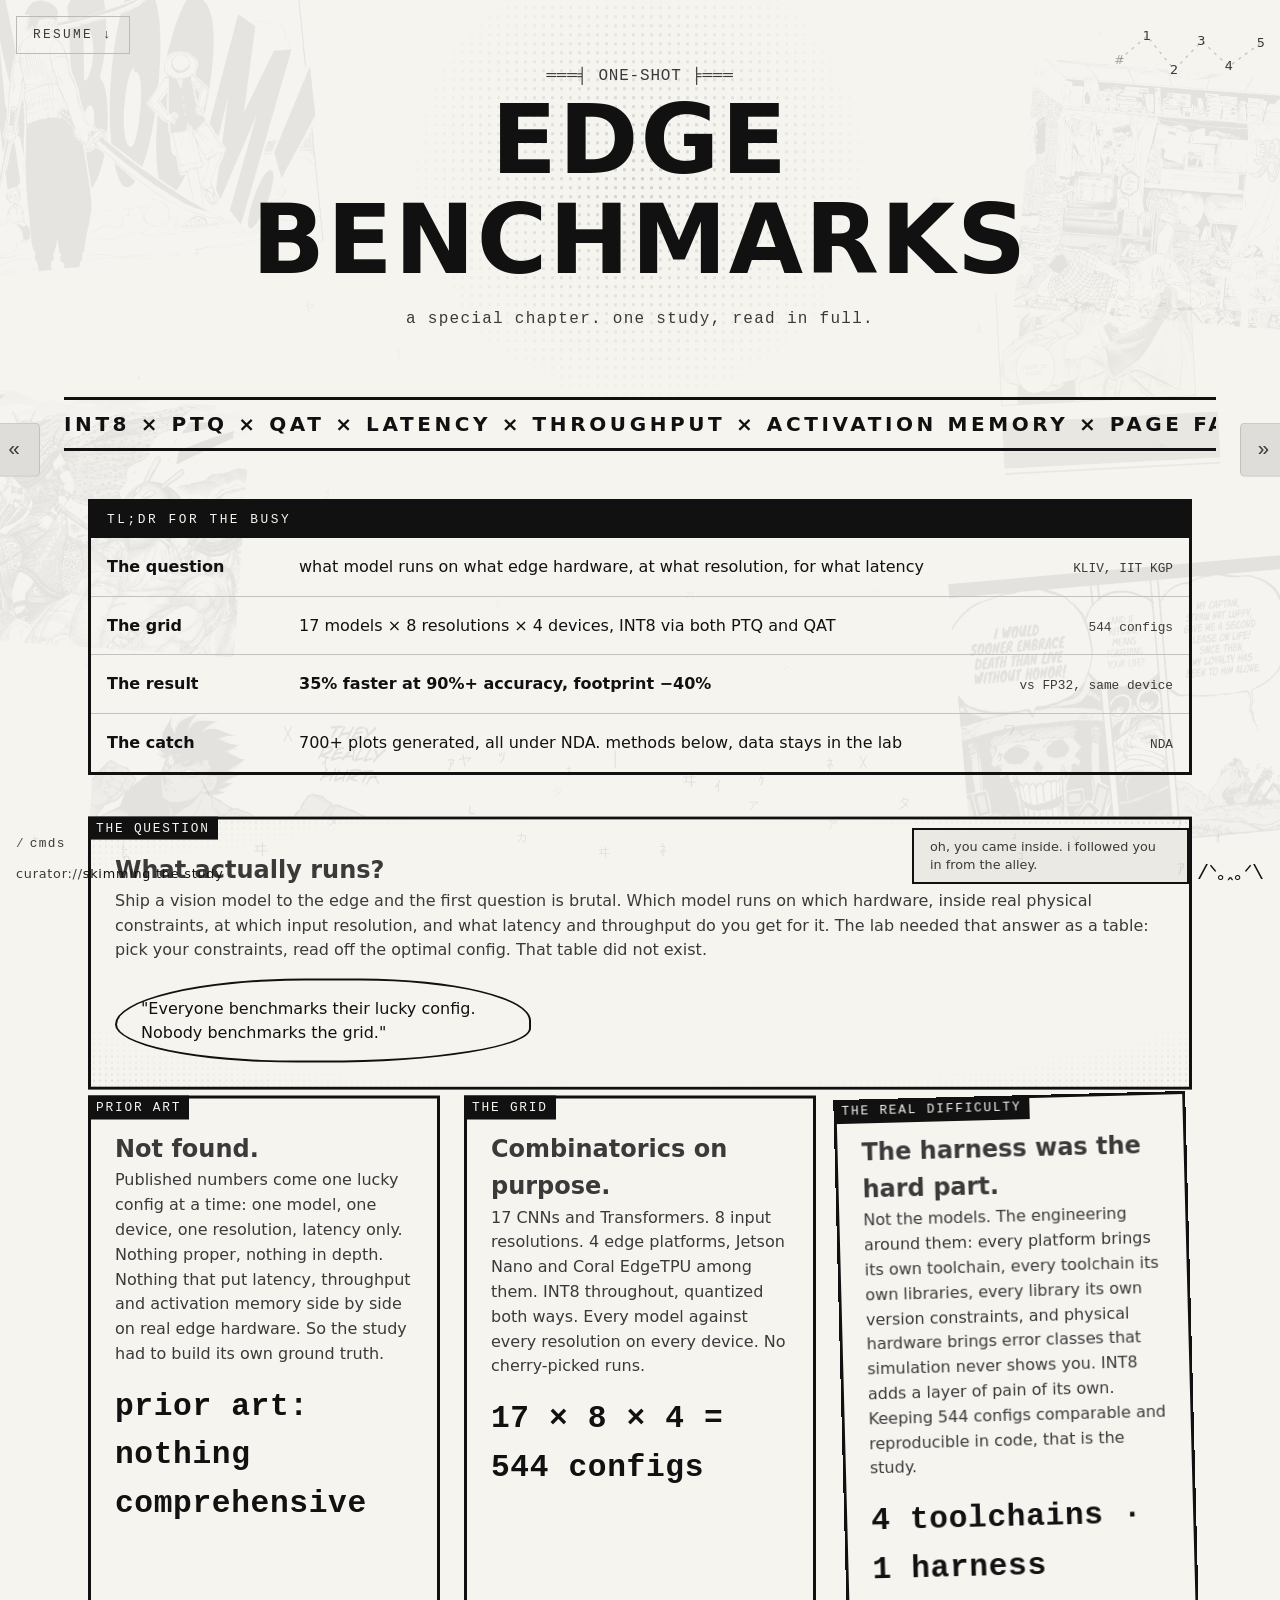
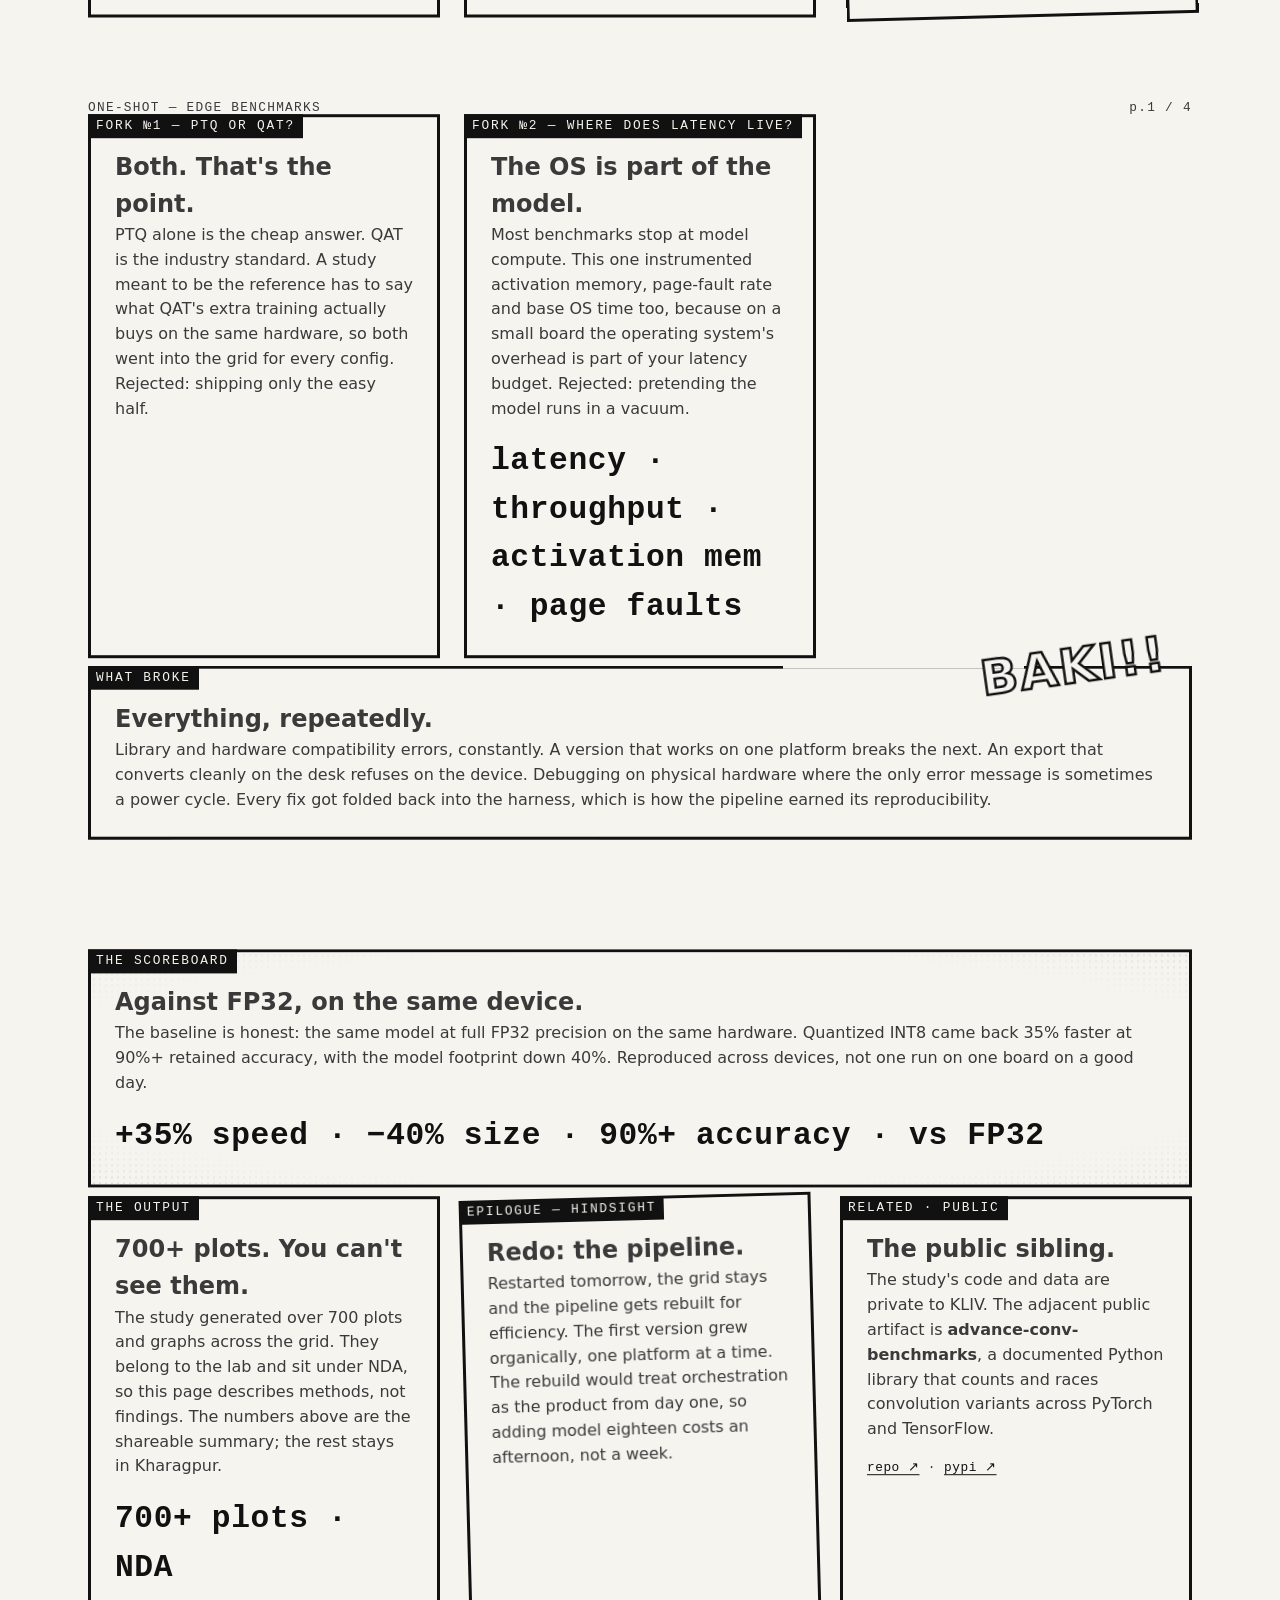
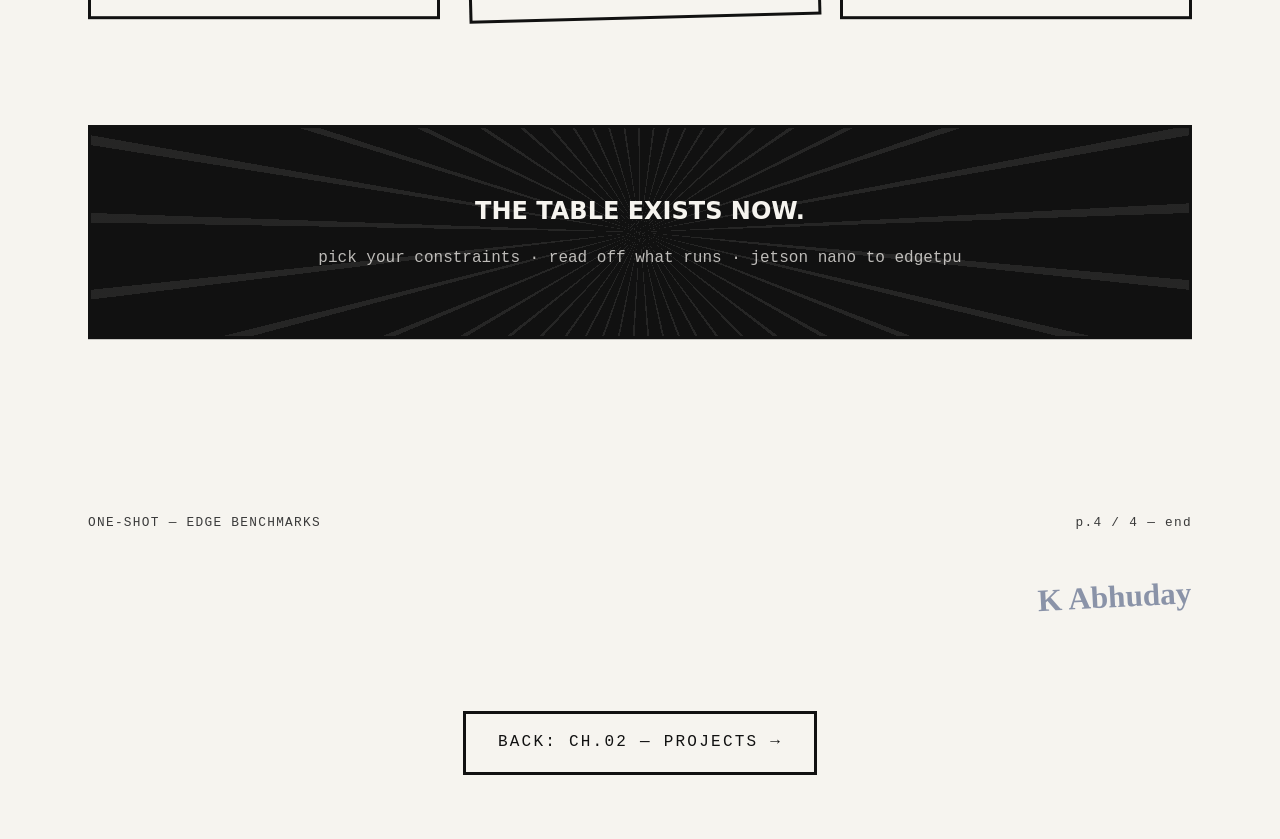
<file: oneshot.html>
<!DOCTYPE html>
<html lang="en">
<head>
<meta charset="UTF-8">
<meta name="viewport" content="width=device-width, initial-scale=1.0, viewport-fit=cover">
<title>ONE-SHOT — EDGE BENCHMARKS · ZaGrayWolf</title>
<meta name="description" content="One study, read in full: benchmarking 17 CNNs and Transformers across 8 resolutions on 4 edge platforms. INT8 PTQ and QAT, latency to page faults. A ZaGrayWolf one-shot.">
<meta name="theme-color" content="#f6f4ef">
<link rel="canonical" href="https://zagraywolf.github.io/oneshot.html">
<link rel="icon" href="assets/img/favicon.svg" type="image/svg+xml">
<link rel="manifest" href="/manifest.webmanifest">
<link rel="apple-touch-icon" href="/assets/img/apple-touch-icon.png">
<!-- modulepreload: flatten the ES-module boot waterfall (all always-loaded; pure load speedup, no behaviour change). ?v= bumped by the site-wide sed. -->
<link rel="modulepreload" href="/js/main.js?v=4.66">
<link rel="modulepreload" href="/js/config.js?v=4.66">
<link rel="modulepreload" href="/js/ticker.js?v=4.66">
<link rel="modulepreload" href="/js/curator.js?v=4.66">
<link rel="modulepreload" href="/js/cat.js?v=4.66">
<link rel="modulepreload" href="/js/hud.js?v=4.66">
<link rel="modulepreload" href="/js/transition.js?v=4.66">
<link rel="modulepreload" href="/js/timeofday.js?v=4.66">
<link rel="modulepreload" href="/js/narrator.js?v=4.66">
<link rel="modulepreload" href="/js/analytics.js?v=4.66">
<link rel="modulepreload" href="/js/palette.js?v=4.66">
<link rel="modulepreload" href="/js/resume-preview.js?v=4.66">
<link rel="modulepreload" href="/js/dynamic-menu.js?v=4.66">
<meta property="og:type" content="website">
<meta property="og:title" content="ONE-SHOT — EDGE BENCHMARKS · ZaGrayWolf">
<meta property="og:description" content="One study, read in full: benchmarking 17 CNNs and Transformers across 8 resolutions on 4 edge platforms. INT8 PTQ and QAT, latency to page faults.">
<meta property="og:url" content="https://zagraywolf.github.io/oneshot.html">
<meta property="og:image" content="https://zagraywolf.github.io/assets/img/og.png">
<meta name="twitter:card" content="summary_large_image">
<meta name="twitter:image" content="https://zagraywolf.github.io/assets/img/og.png">
<meta property="og:site_name" content="ZaGrayWolf">
<meta property="og:locale" content="en_US">
<meta property="og:image:alt" content="ZaGrayWolf: a night-alley portfolio by Kunwar Abhuday Singh">
<meta name="twitter:title" content="ONE-SHOT — EDGE BENCHMARKS · ZaGrayWolf">
<meta name="twitter:description" content="One study, read in full: benchmarking 17 CNNs and Transformers across 8 resolutions on 4 edge platforms. INT8 PTQ and QAT, latency to page faults.">
<link rel="stylesheet" href="css/tokens.css?v=4.66">
<link rel="stylesheet" href="css/base.css?v=4.66">
<link rel="stylesheet" href="css/paper.css?v=4.66">
<link rel="stylesheet" href="css/panels.css?v=4.66">
<script type="application/ld+json">
{
  "@context": "https://schema.org",
  "@type": "TechArticle",
  "headline": "One-Shot: Edge Inference Benchmarks",
  "description": "Benchmarking 17 CNNs and Transformers across 8 input resolutions on 4 edge platforms with INT8 PTQ and QAT, measured from latency to page faults.",
  "url": "https://zagraywolf.github.io/oneshot.html",
  "image": "https://zagraywolf.github.io/assets/img/og.png",
  "author": { "@type": "Person", "name": "Kunwar Abhuday Singh", "alternateName": "ZaGrayWolf", "url": "https://zagraywolf.github.io/" },
  "publisher": { "@type": "Person", "name": "Kunwar Abhuday Singh" }
}
</script>
</head>
<body data-page="oneshot" data-cat="off" class="world-paper">
<a class="skip-link" href="#main">skip to content</a>
<a class="hud-resume" href="resume.html">RESUME ↓</a>
<a class="edge-tab edge-tab--prev" href="projects.html" aria-label="Back to chapter 2: Projects"><span class="edge-tab-icon" aria-hidden="true">«</span><span class="edge-tab-label">PROJECTS</span></a>
<a class="edge-tab edge-tab--next" href="papers.html" aria-label="Chapter 3: Wins"><span class="edge-tab-icon" aria-hidden="true">»</span><span class="edge-tab-label">WINS</span></a>

<div class="manga-bg" aria-hidden="true">
  <img src="assets/img/panels/p-2024-09-25-02.jpg" alt="" loading="lazy" decoding="async" fetchpriority="low">
  <img src="assets/img/panels/p-2024-11-08-04.jpg" alt="" loading="lazy" decoding="async" fetchpriority="low">
  <img src="assets/img/panels/p-2025-03-01-11.jpg" alt="" loading="lazy" decoding="async" fetchpriority="low">
  <img src="assets/img/panels/p-2025-04-25-17.jpg" alt="" loading="lazy" decoding="async" fetchpriority="low">
  <img src="assets/img/panels/p-2025-07-19-25.jpg" alt="" loading="lazy" decoding="async" fetchpriority="low">
  <img src="assets/img/panels/p-2026-04-13-29.jpg" alt="" loading="lazy" decoding="async" fetchpriority="low">
</div>
<main class="chapter" id="main">

  <!-- ════ cover ════ -->
  <header class="cover" data-narrate="opening the one-shot">
    <p class="chapter-kicker" aria-hidden="true">═══╡ ONE-SHOT ╞═══</p>
    <h1>EDGE BENCHMARKS</h1>
    <p class="cover-sub">a special chapter. one study, read in full.</p>
  </header>

  <div class="marquee" aria-hidden="true"><span>INT8 × PTQ × QAT × LATENCY × THROUGHPUT × ACTIVATION MEMORY × PAGE FAULTS × INT8 × PTQ × QAT × LATENCY × THROUGHPUT × ACTIVATION MEMORY × PAGE FAULTS ×&nbsp;</span></div>

  <!-- ════ recruiter skim layer ════ -->
  <section class="tldr" aria-label="Case study summary" data-narrate="skimming the study">
    <p class="tldr-title">TL;DR FOR THE BUSY</p>
    <ul>
      <li><b>The question</b> what model runs on what edge hardware, at what resolution, for what latency <span class="mono">KLIV, IIT KGP</span></li>
      <li><b>The grid</b> 17 models × 8 resolutions × 4 devices, INT8 via both PTQ and QAT <span class="mono">544 configs</span></li>
      <li><b>The result</b> <span class="tldr-hit">35% faster at 90%+ accuracy, footprint −40%</span> <span class="mono">vs FP32, same device</span></li>
      <li><b>The catch</b> 700+ plots generated, all under NDA. methods below, data stays in the lab <span class="mono">NDA</span></li>
    </ul>
  </section>

  <!-- ════ p.1 — the question ════ -->
  <section class="page" aria-label="The question" data-narrate="the question that started it">
    <article class="panel panel--12 panel--tone reveal">
      <span class="panel-caption">THE QUESTION</span>
      <h2>What actually runs?</h2>
      <p>Ship a vision model to the edge and the first question is brutal. Which model runs on which hardware, inside real physical constraints, at which input resolution, and what latency and throughput do you get for it. The lab needed that answer as a table: pick your constraints, read off the optimal config. That table did not exist.</p>
      <p class="bubble">"Everyone benchmarks their lucky config. Nobody benchmarks the grid."</p>
    </article>

    <article class="panel panel--4 reveal">
      <span class="panel-caption">PRIOR ART</span>
      <h2>Not found.</h2>
      <p>Published numbers come one lucky config at a time: one model, one device, one resolution, latency only. Nothing proper, nothing in depth. Nothing that put latency, throughput and activation memory side by side on real edge hardware. So the study had to build its own ground truth.</p>
      <span class="beat-metric">prior art: nothing comprehensive</span>
    </article>

    <article class="panel panel--4 reveal">
      <span class="panel-caption">THE GRID</span>
      <h2>Combinatorics on purpose.</h2>
      <p>17 CNNs and Transformers. 8 input resolutions. 4 edge platforms, Jetson Nano and Coral EdgeTPU among them. INT8 throughout, quantized both ways. Every model against every resolution on every device. No cherry-picked runs.</p>
      <span class="beat-metric">17 × 8 × 4 = 544 configs</span>
    </article>

    <article class="panel panel--4 panel--tilt reveal">
      <span class="panel-caption">THE REAL DIFFICULTY</span>
      <h2>The harness was the hard part.</h2>
      <p>Not the models. The engineering around them: every platform brings its own toolchain, every toolchain its own libraries, every library its own version constraints, and physical hardware brings error classes that simulation never shows you. INT8 adds a layer of pain of its own. Keeping 544 configs comparable and reproducible in code, that is the study.</p>
      <span class="beat-metric">4 toolchains · 1 harness</span>
    </article>
    <p class="folio panel--12" aria-hidden="true"><span>ONE-SHOT — EDGE BENCHMARKS</span><span>p.1 / 4</span></p>
  </section>

  <!-- ════ p.2 — the forks ════ -->
  <section class="page" aria-label="Design decisions" data-narrate="the forks in the road">
    <article class="panel panel--4 reveal">
      <span class="panel-caption">FORK №1 — PTQ OR QAT?</span>
      <h2>Both. That's the point.</h2>
      <p>PTQ alone is the cheap answer. QAT is the industry standard. A study meant to be the reference has to say what QAT's extra training actually buys on the same hardware, so both went into the grid for every config. Rejected: shipping only the easy half.</p>
    </article>

    <article class="panel panel--4 reveal">
      <span class="panel-caption">FORK №2 — WHERE DOES LATENCY LIVE?</span>
      <h2>The OS is part of the model.</h2>
      <p>Most benchmarks stop at model compute. This one instrumented activation memory, page-fault rate and base OS time too, because on a small board the operating system's overhead is part of your latency budget. Rejected: pretending the model runs in a vacuum.</p>
      <span class="beat-metric">latency · throughput · activation mem · page faults</span>
    </article>

    <article class="panel panel--12 panel--broken reveal" style="position:relative">
      <span class="sfx" style="top:-2.5rem; right:2%" aria-hidden="true">BAKI!!</span>
      <span class="panel-caption">WHAT BROKE</span>
      <h2>Everything, repeatedly.</h2>
      <p>Library and hardware compatibility errors, constantly. A version that works on one platform breaks the next. An export that converts cleanly on the desk refuses on the device. Debugging on physical hardware where the only error message is sometimes a power cycle. Every fix got folded back into the harness, which is how the pipeline earned its reproducibility.</p>
    </article>
    <p class="folio panel--12" aria-hidden="true"><span>ONE-SHOT — EDGE BENCHMARKS</span><span>p.2 / 4</span></p>
  </section>

  <!-- ════ p.3 — the scoreboard ════ -->
  <section class="page" aria-label="Results" data-narrate="reading the scoreboard">
    <article class="panel panel--12 panel--tone reveal">
      <span class="panel-caption">THE SCOREBOARD</span>
      <h2>Against FP32, on the same device.</h2>
      <p>The baseline is honest: the same model at full FP32 precision on the same hardware. Quantized INT8 came back 35% faster at 90%+ retained accuracy, with the model footprint down 40%. Reproduced across devices, not one run on one board on a good day.</p>
      <span class="beat-metric">+35% speed · −40% size · 90%+ accuracy · vs FP32</span>
    </article>

    <article class="panel panel--4 reveal">
      <span class="panel-caption">THE OUTPUT</span>
      <h2>700+ plots. You can't see them.</h2>
      <p>The study generated over 700 plots and graphs across the grid. They belong to the lab and sit under NDA, so this page describes methods, not findings. The numbers above are the shareable summary; the rest stays in Kharagpur.</p>
      <span class="beat-metric">700+ plots · NDA</span>
    </article>

    <article class="panel panel--4 panel--tilt reveal">
      <span class="panel-caption">EPILOGUE — HINDSIGHT</span>
      <h2>Redo: the pipeline.</h2>
      <p>Restarted tomorrow, the grid stays and the pipeline gets rebuilt for efficiency. The first version grew organically, one platform at a time. The rebuild would treat orchestration as the product from day one, so adding model eighteen costs an afternoon, not a week.</p>
    </article>

    <article class="panel panel--4 reveal">
      <span class="panel-caption">RELATED · PUBLIC</span>
      <h2>The public sibling.</h2>
      <p>The study's code and data are private to KLIV. The adjacent public artifact is <b>advance-conv-benchmarks</b>, a documented Python library that counts and races convolution variants across PyTorch and TensorFlow.</p>
      <p class="panel-links"><a href="https://github.com/ZaGrayWolf/advance-conv-benchmarks">repo ↗</a> · <a href="https://pypi.org/project/advance-conv-benchmarks/">pypi ↗</a></p>
    </article>
    <p class="folio panel--12" aria-hidden="true"><span>ONE-SHOT — EDGE BENCHMARKS</span><span>p.3 / 4</span></p>
  </section>

  <!-- ════ p.4 — payoff ════ -->
  <section class="page" aria-label="Takeaway" data-narrate="closing the one-shot">
    <article class="payoff reveal">
      <h2>THE TABLE EXISTS NOW.</h2>
      <p>pick your constraints · read off what runs · jetson nano to edgetpu</p>
    </article>
    <p class="folio panel--12" aria-hidden="true"><span>ONE-SHOT — EDGE BENCHMARKS</span><span>p.4 / 4 — end</span></p>
  </section>

  <p class="about-sign" aria-label="signed, K Abhuday">K Abhuday</p>
  <a class="next-chapter" href="projects.html" data-narrate="returning to PROJECTS">BACK: CH.02 — PROJECTS →</a>
</main>

<nav class="hud-map" aria-label="Site minimap">[<a href="index.html" data-node="alley" aria-label="Alley — home">#</a>]─[<a href="work.html" data-node="work" aria-label="Chapter 1 — work">1</a>]─[<a href="projects.html" data-node="projects" aria-label="Chapter 2 — projects">2</a>]─[<a href="papers.html" data-node="papers" aria-label="Chapter 3 — wins">3</a>]─[<a href="resume.html" data-node="resume" aria-label="Chapter 4 — resume">4</a>]─[<a href="stall.html" data-node="stall" aria-label="Chapter 5 — the stall">5</a>]</nav>

<canvas id="curator-canvas" class="fx-canvas" aria-hidden="true"></canvas>
<script type="module" src="js/main.js?v=4.66"></script>
</body>
</html>
</file>
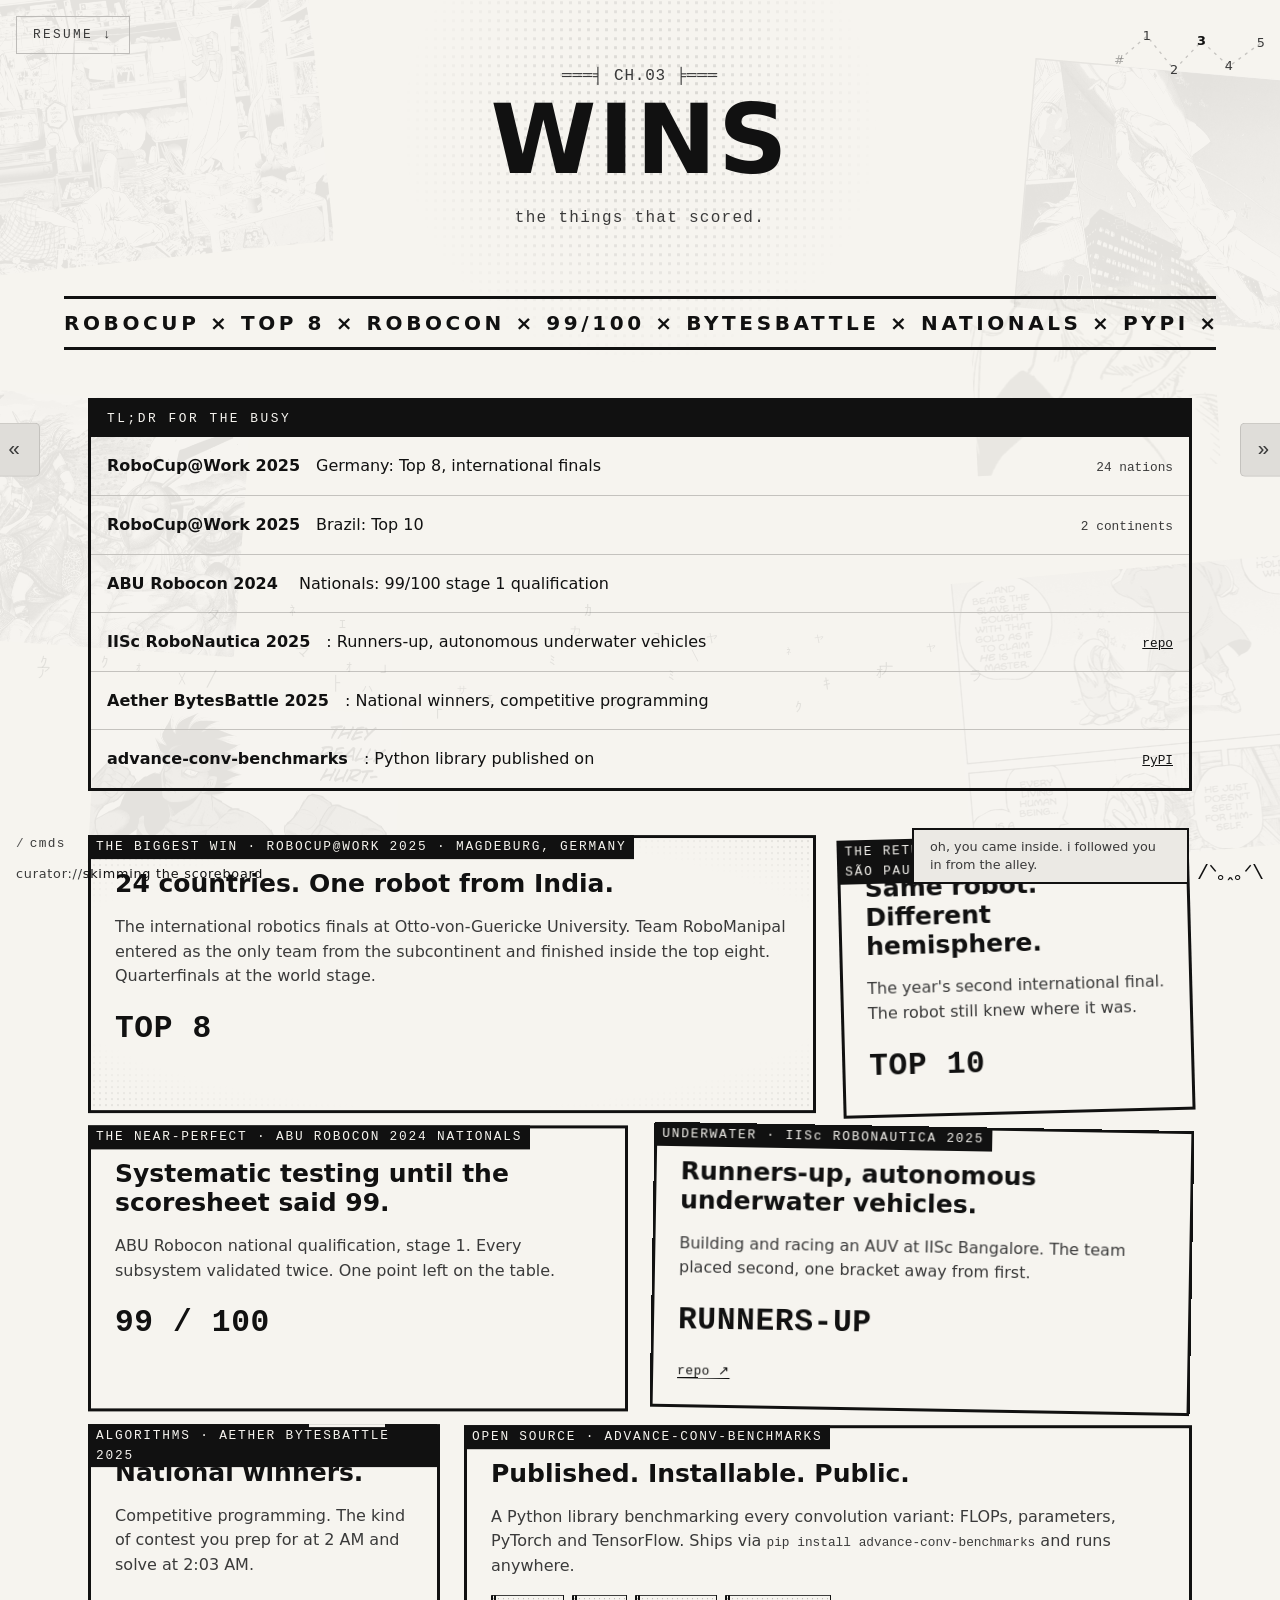
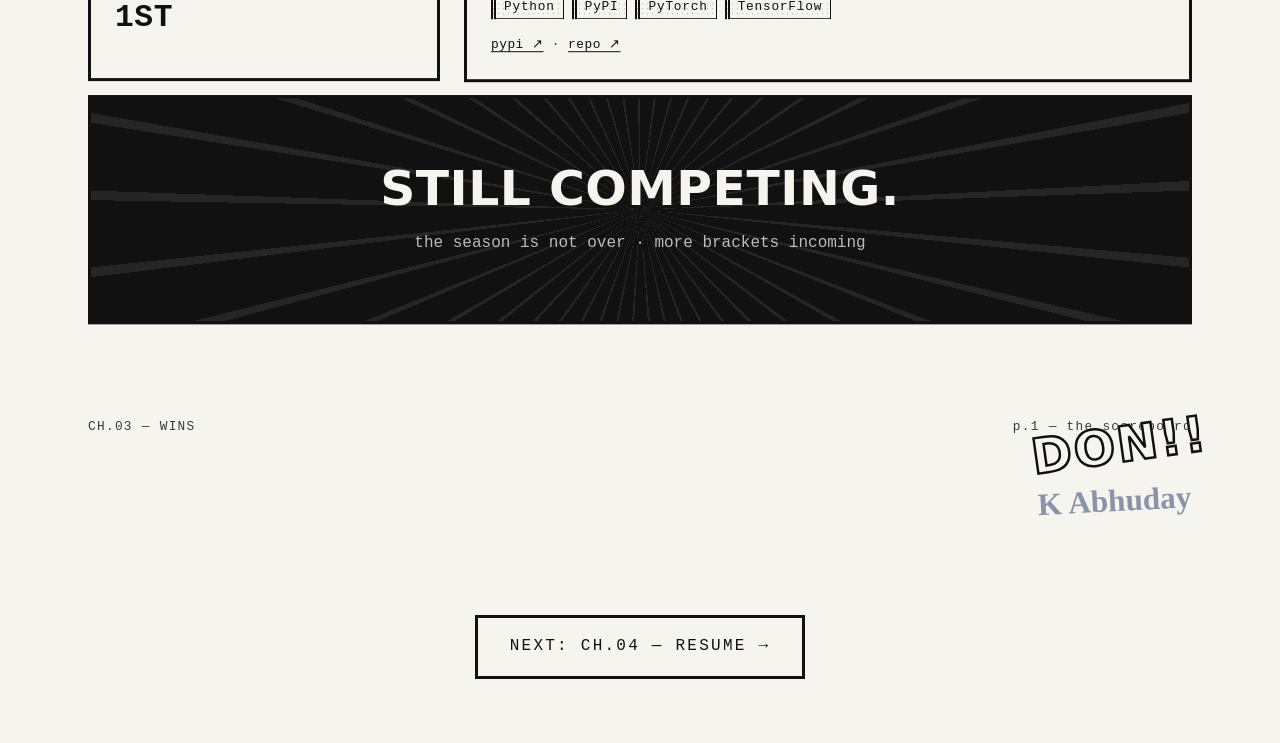
<file: papers.html>
<!DOCTYPE html>
<html lang="en">
<head>
<meta charset="UTF-8">
<meta name="viewport" content="width=device-width, initial-scale=1.0, viewport-fit=cover">
<title>CH.03 — WINS · ZaGrayWolf</title>
<meta name="description" content="Kunwar Abhuday Singh's competition wins drawn as a manga chapter — RoboCup Top 8, Robocon 99/100, BytesBattle nationals, and the PyPI library.">
<meta name="theme-color" content="#f6f4ef">
<link rel="canonical" href="https://zagraywolf.github.io/papers.html">
<link rel="icon" href="assets/img/favicon.svg" type="image/svg+xml">
<link rel="manifest" href="/manifest.webmanifest">
<link rel="apple-touch-icon" href="/assets/img/apple-touch-icon.png">
<!-- modulepreload: flatten the ES-module boot waterfall (all always-loaded; pure load speedup, no behaviour change). ?v= bumped by the site-wide sed. -->
<link rel="modulepreload" href="/js/main.js?v=4.66">
<link rel="modulepreload" href="/js/config.js?v=4.66">
<link rel="modulepreload" href="/js/ticker.js?v=4.66">
<link rel="modulepreload" href="/js/curator.js?v=4.66">
<link rel="modulepreload" href="/js/cat.js?v=4.66">
<link rel="modulepreload" href="/js/hud.js?v=4.66">
<link rel="modulepreload" href="/js/transition.js?v=4.66">
<link rel="modulepreload" href="/js/timeofday.js?v=4.66">
<link rel="modulepreload" href="/js/narrator.js?v=4.66">
<link rel="modulepreload" href="/js/analytics.js?v=4.66">
<link rel="modulepreload" href="/js/palette.js?v=4.66">
<link rel="modulepreload" href="/js/resume-preview.js?v=4.66">
<link rel="modulepreload" href="/js/dynamic-menu.js?v=4.66">
<meta property="og:type" content="website">
<meta property="og:title" content="CH.03 — WINS · ZaGrayWolf">
<meta property="og:description" content="Kunwar Abhuday Singh's competition wins drawn as a manga chapter — RoboCup Top 8, Robocon 99/100, BytesBattle nationals, and the PyPI library.">
<meta property="og:url" content="https://zagraywolf.github.io/papers.html">
<meta property="og:image" content="https://zagraywolf.github.io/assets/img/og.png">
<meta name="twitter:card" content="summary_large_image">
<meta name="twitter:image" content="https://zagraywolf.github.io/assets/img/og.png">
<meta property="og:site_name" content="ZaGrayWolf">
<meta property="og:locale" content="en_US">
<meta property="og:image:alt" content="ZaGrayWolf: a night-alley portfolio by Kunwar Abhuday Singh">
<meta name="twitter:title" content="CH.03 — WINS · ZaGrayWolf">
<meta name="twitter:description" content="Kunwar Abhuday Singh's competition wins drawn as a manga chapter — RoboCup Top 8, Robocon 99/100, BytesBattle nationals, and the PyPI library.">
<link rel="stylesheet" href="css/tokens.css?v=4.66">
<link rel="stylesheet" href="css/base.css?v=4.66">
<link rel="stylesheet" href="css/paper.css?v=4.66">
<link rel="stylesheet" href="css/panels.css?v=4.66">
</head>
<body data-page="papers" data-cat="off" class="world-paper">
<a class="skip-link" href="#main">skip to content</a>
<a class="hud-resume" href="resume.html">RESUME ↓</a>
<a class="edge-tab edge-tab--prev" href="projects.html" aria-label="Previous chapter: Projects"><span class="edge-tab-icon" aria-hidden="true">«</span><span class="edge-tab-label">PROJECTS</span></a>
<a class="edge-tab edge-tab--next" href="resume.html" aria-label="Next chapter: Resume"><span class="edge-tab-icon" aria-hidden="true">»</span><span class="edge-tab-label">RESUME</span></a>

<div class="manga-bg" aria-hidden="true">
  <img src="assets/img/panels/p-2024-11-08-04.jpg" alt="" loading="lazy" decoding="async" fetchpriority="low">
  <img src="assets/img/panels/p-2024-11-18-05.jpg" alt="" loading="lazy" decoding="async" fetchpriority="low">
  <img src="assets/img/panels/p-2025-03-01-11.jpg" alt="" loading="lazy" decoding="async" fetchpriority="low">
  <img src="assets/img/panels/p-2025-06-21-18.jpg" alt="" loading="lazy" decoding="async" fetchpriority="low">
  <img src="assets/img/panels/p-2025-07-19-25.jpg" alt="" loading="lazy" decoding="async" fetchpriority="low">
  <img src="assets/img/panels/p-2026-05-23-33.jpg" alt="" loading="lazy" decoding="async" fetchpriority="low">
</div>
<main class="chapter" id="main">

  <!-- ════ cover ════ -->
  <header class="cover" data-narrate="entering CH.03 — WINS">
    <p class="chapter-kicker" aria-hidden="true">═══╡ CH.03 ╞═══</p>
    <h1>WINS</h1>
    <p class="cover-sub">the things that scored.</p>
  </header>

  <div class="marquee" aria-hidden="true"><span>ROBOCUP × TOP 8 × ROBOCON × 99/100 × BYTESBATTLE × NATIONALS × PYPI × PUBLISHED × ROBOCUP × TOP 8 × ROBOCON × 99/100 × BYTESBATTLE × NATIONALS × PYPI × PUBLISHED ×&nbsp;</span></div>

  <!-- ════ recruiter skim layer ════ -->
  <section class="tldr" aria-label="Wins summary" data-narrate="skimming the scoreboard">
    <p class="tldr-title">TL;DR FOR THE BUSY</p>
    <ul>
      <li><b>RoboCup@Work 2025</b> Germany: Top 8, international finals <span class="mono">24 nations</span></li>
      <li><b>RoboCup@Work 2025</b> Brazil: Top 10 <span class="mono">2 continents</span></li>
      <li><b>ABU Robocon 2024</b> Nationals: 99/100 stage 1 qualification</li>
      <li><b>IISc RoboNautica 2025</b>: Runners-up, autonomous underwater vehicles <span class="mono"><a href="https://github.com/ZaGrayWolf/RoboNautica_2025">repo</a></span></li>
      <li><b>Aether BytesBattle 2025</b>: National winners, competitive programming</li>
      <li><b>advance-conv-benchmarks</b>: Python library published on <span class="mono"><a href="https://pypi.org/project/advance-conv-benchmarks/">PyPI</a></span></li>
    </ul>
  </section>

  <!-- ════ the scoreboard ════
       win panels render from data/wins.json via js/wins.js (edit the JSON to
       add a win). The static .tldr above + the payoff below are the no-JS floor. -->
  <section class="page" data-wins aria-label="Win panels" style="position:relative">
    <span class="sfx" style="bottom:-3rem; right:-1rem" aria-hidden="true">DON!!</span>

    <article class="payoff reveal" data-narrate="still competing">
      <h2>STILL COMPETING.</h2>
      <p>the season is not over · more brackets incoming</p>
    </article>
    <p class="folio panel--12" aria-hidden="true"><span>CH.03 — WINS</span><span>p.1 — the scoreboard</span></p>
  </section>

  <p class="about-sign" aria-label="signed, K Abhuday">K Abhuday</p>
  <a class="next-chapter" href="resume.html" data-narrate="preparing to leave for RESUME">NEXT: CH.04 — RESUME →</a>
</main>

<nav class="hud-map" aria-label="Site minimap">[<a href="index.html" data-node="alley" aria-label="Alley — home">#</a>]─[<a href="work.html" data-node="work" aria-label="Chapter 1 — work">1</a>]─[<a href="projects.html" data-node="projects" aria-label="Chapter 2 — projects">2</a>]─[<a href="papers.html" data-node="papers" aria-label="Chapter 3 — wins">3</a>]─[<a href="resume.html" data-node="resume" aria-label="Chapter 4 — resume">4</a>]─[<a href="stall.html" data-node="stall" aria-label="Chapter 5 — the stall">5</a>]</nav>

<canvas id="curator-canvas" class="fx-canvas" aria-hidden="true"></canvas>
<script type="module" src="js/main.js?v=4.66"></script>
</body>
</html>
</file>
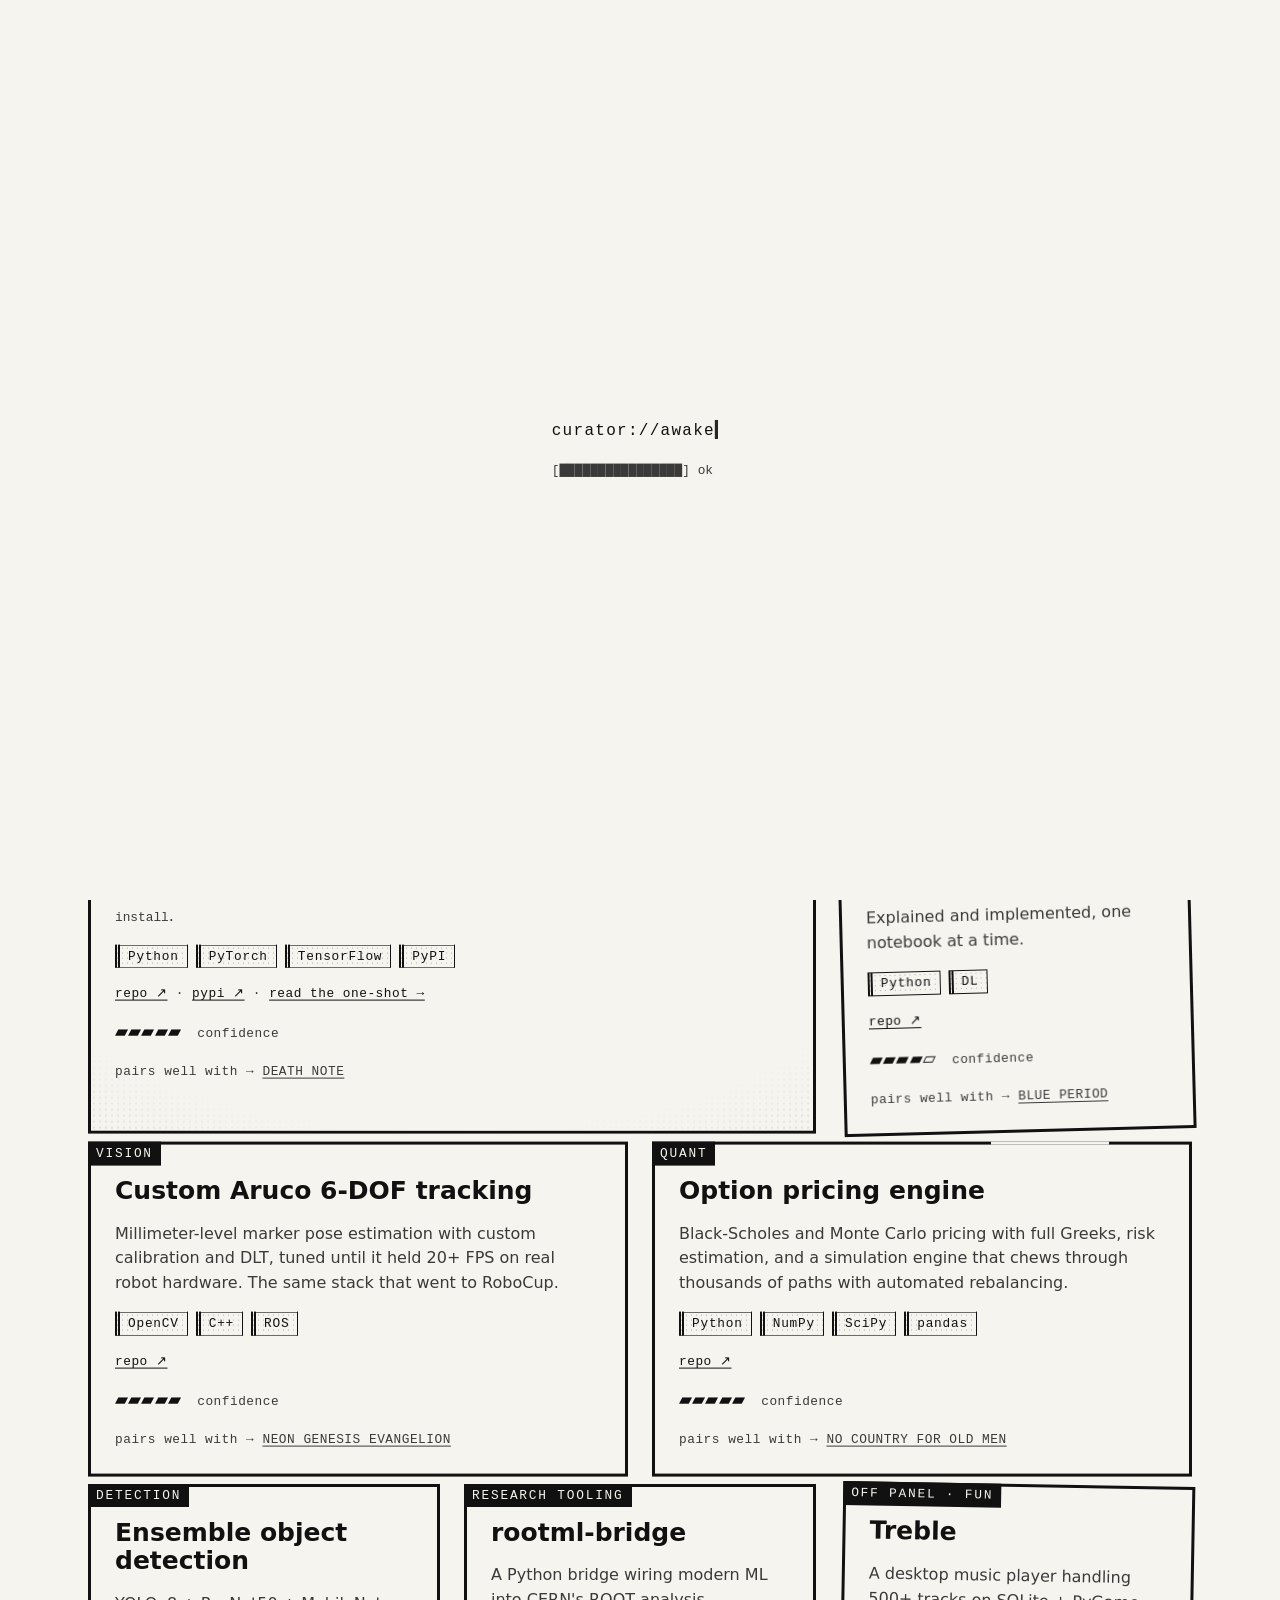
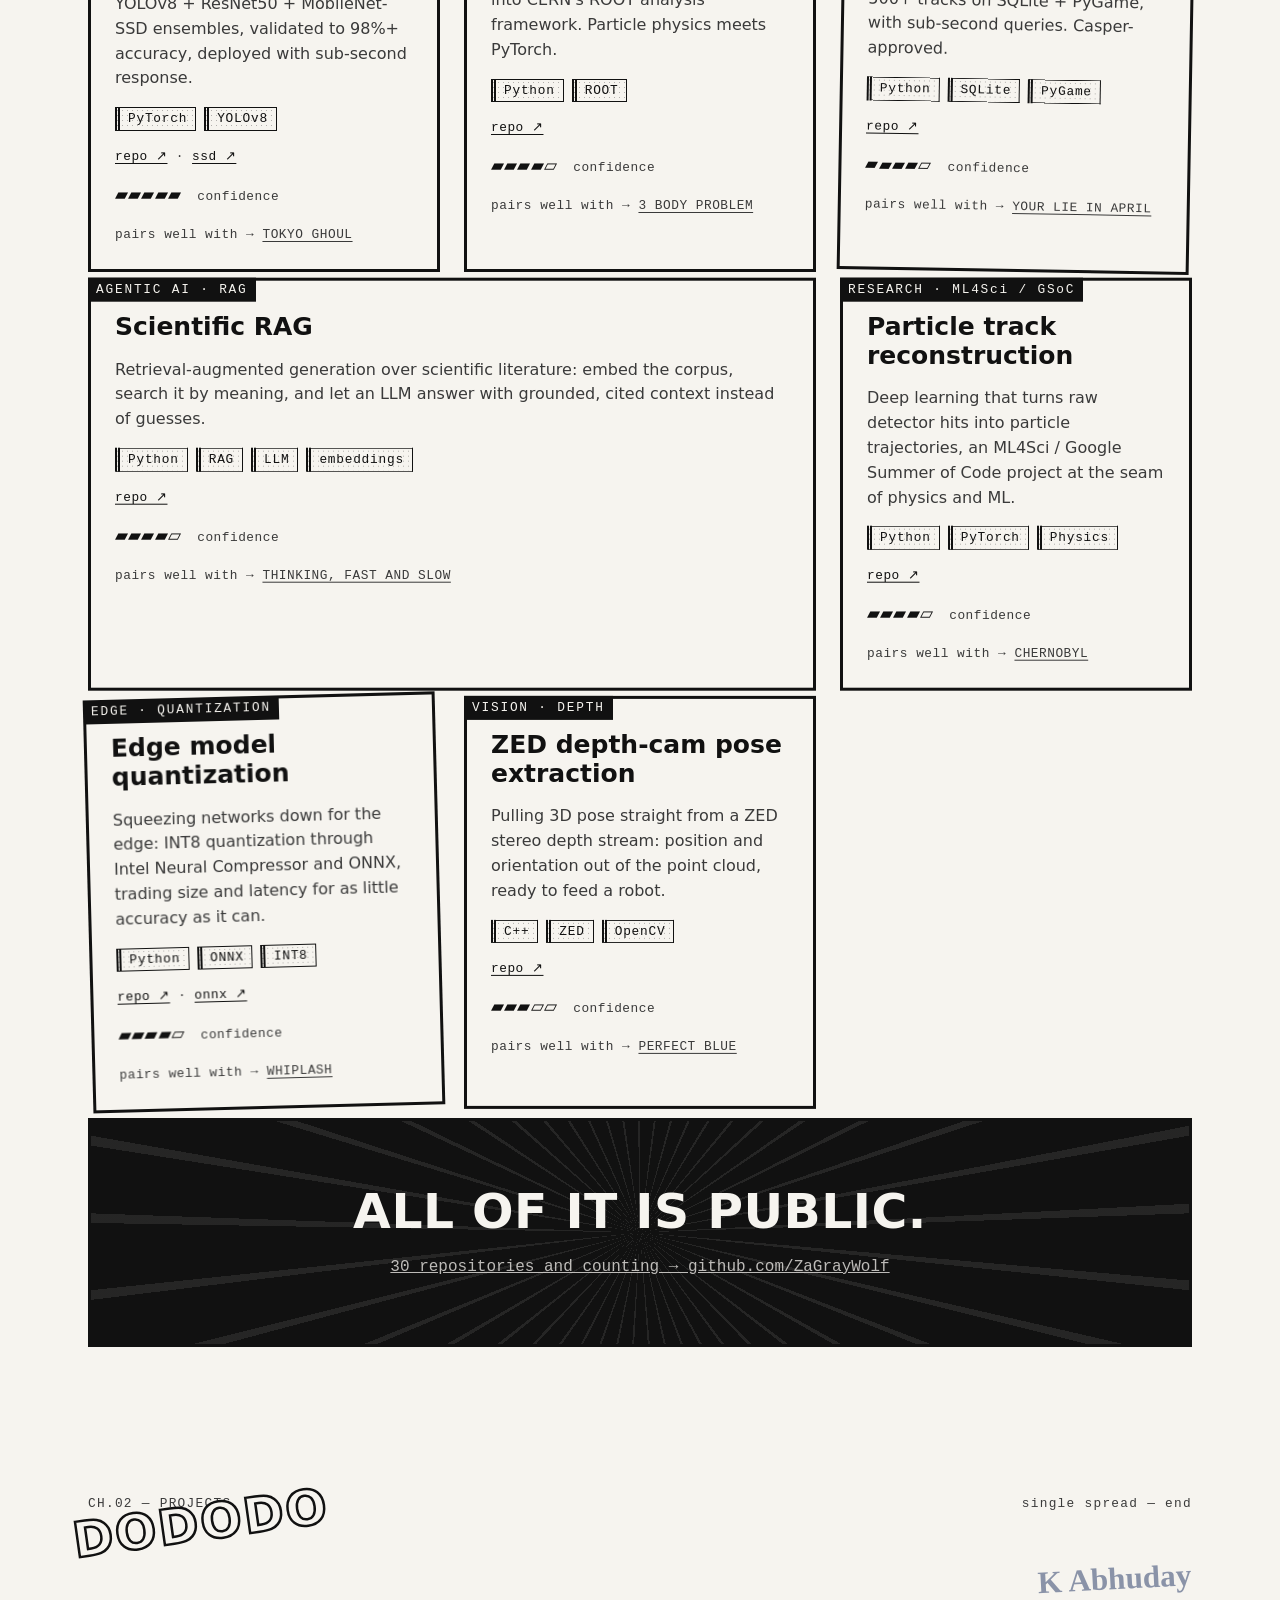
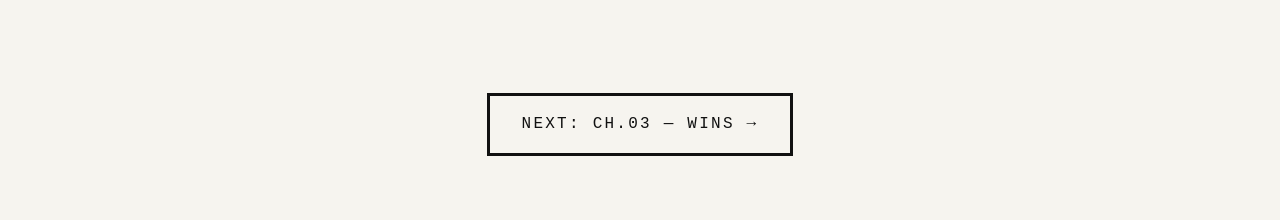
<file: projects.html>
<!DOCTYPE html>
<html lang="en">
<head>
<meta charset="UTF-8">
<meta name="viewport" content="width=device-width, initial-scale=1.0, viewport-fit=cover">
<title>CH.02 — PROJECTS · ZaGrayWolf</title>
<meta name="description" content="Abhuday Singh's projects as a manga page — convolution benchmarks on PyPI, 6-DOF marker tracking, option pricing, object detection, and more.">
<meta name="theme-color" content="#f6f4ef">
<link rel="canonical" href="https://zagraywolf.github.io/projects.html">
<link rel="icon" href="assets/img/favicon.svg" type="image/svg+xml">
<link rel="manifest" href="/manifest.webmanifest">
<link rel="apple-touch-icon" href="/assets/img/apple-touch-icon.png">
<!-- modulepreload: flatten the ES-module boot waterfall (all always-loaded; pure load speedup, no behaviour change). ?v= bumped by the site-wide sed. -->
<link rel="modulepreload" href="/js/main.js?v=4.66">
<link rel="modulepreload" href="/js/config.js?v=4.66">
<link rel="modulepreload" href="/js/ticker.js?v=4.66">
<link rel="modulepreload" href="/js/curator.js?v=4.66">
<link rel="modulepreload" href="/js/cat.js?v=4.66">
<link rel="modulepreload" href="/js/hud.js?v=4.66">
<link rel="modulepreload" href="/js/transition.js?v=4.66">
<link rel="modulepreload" href="/js/timeofday.js?v=4.66">
<link rel="modulepreload" href="/js/narrator.js?v=4.66">
<link rel="modulepreload" href="/js/analytics.js?v=4.66">
<link rel="modulepreload" href="/js/palette.js?v=4.66">
<link rel="modulepreload" href="/js/resume-preview.js?v=4.66">
<link rel="modulepreload" href="/js/dynamic-menu.js?v=4.66">
<meta property="og:type" content="website">
<meta property="og:title" content="CH.02 — PROJECTS · ZaGrayWolf">
<meta property="og:description" content="Abhuday Singh's projects as a manga page — convolution benchmarks on PyPI, 6-DOF marker tracking, option pricing, object detection, and more.">
<meta property="og:url" content="https://zagraywolf.github.io/projects.html">
<meta property="og:image" content="https://zagraywolf.github.io/assets/img/og.png">
<meta name="twitter:card" content="summary_large_image">
<meta name="twitter:image" content="https://zagraywolf.github.io/assets/img/og.png">
<meta property="og:site_name" content="ZaGrayWolf">
<meta property="og:locale" content="en_US">
<meta property="og:image:alt" content="ZaGrayWolf: a night-alley portfolio by Kunwar Abhuday Singh">
<meta name="twitter:title" content="CH.02 — PROJECTS · ZaGrayWolf">
<meta name="twitter:description" content="Abhuday Singh's projects as a manga page — convolution benchmarks on PyPI, 6-DOF marker tracking, option pricing, object detection, and more.">
<link rel="stylesheet" href="css/tokens.css?v=4.66">
<link rel="stylesheet" href="css/base.css?v=4.66">
<link rel="stylesheet" href="css/paper.css?v=4.66">
<link rel="stylesheet" href="css/panels.css?v=4.66">
</head>
<body data-page="projects" data-cat="off" class="world-paper">
<a class="skip-link" href="#main">skip to content</a>
<a class="hud-resume" href="resume.html">RESUME ↓</a>
<a class="edge-tab edge-tab--prev" href="work.html" aria-label="Previous chapter: Work"><span class="edge-tab-icon" aria-hidden="true">«</span><span class="edge-tab-label">WORK</span></a>
<a class="edge-tab edge-tab--next" href="papers.html" aria-label="Next chapter: Wins"><span class="edge-tab-icon" aria-hidden="true">»</span><span class="edge-tab-label">WINS</span></a>

<div class="manga-bg" aria-hidden="true">
  <img src="assets/img/panels/p-2024-09-25-02.jpg" alt="" loading="lazy" decoding="async" fetchpriority="low">
  <img src="assets/img/panels/p-2024-11-26-08.jpg" alt="" loading="lazy" decoding="async" fetchpriority="low">
  <img src="assets/img/panels/p-2025-03-16-13.jpg" alt="" loading="lazy" decoding="async" fetchpriority="low">
  <img src="assets/img/panels/p-2025-04-25-17.jpg" alt="" loading="lazy" decoding="async" fetchpriority="low">
  <img src="assets/img/panels/p-2025-06-28-24.jpg" alt="" loading="lazy" decoding="async" fetchpriority="low">
  <img src="assets/img/panels/p-2026-04-13-29.jpg" alt="" loading="lazy" decoding="async" fetchpriority="low">
</div>
<main class="chapter" id="main">

  <!-- ════ cover ════ -->
  <header class="cover" data-narrate="entering CH.02 — PROJECTS">
    <p class="chapter-kicker" aria-hidden="true">═══╡ CH.02 ╞═══</p>
    <h1>PROJECTS</h1>
    <p class="cover-sub">an irregular page of things that actually run.</p>
  </header>

  <div class="marquee" aria-hidden="true"><span>OPEN SOURCE × PUBLISHED ON PYPI × VISION × QUANT × DETECTION × OPEN SOURCE × PUBLISHED ON PYPI × VISION × QUANT × DETECTION ×&nbsp;</span></div>

  <!-- ════ recruiter skim layer ════ -->
  <section class="tldr" aria-label="Projects summary" data-narrate="skimming the summary">
    <p class="tldr-title">TL;DR FOR THE BUSY</p>
    <ul>
      <li><b>advance-conv-benchmarks</b> published Python library, FLOPs + params across PyTorch/TF <span class="mono"><a href="https://pypi.org/project/advance-conv-benchmarks/">pypi</a> · <a href="https://github.com/ZaGrayWolf/advance-conv-benchmarks">repo</a></span></li>
      <li><b>Custom AruCo 6-DOF tracking</b> mm-accurate pose, 20+ FPS <span class="mono"><a href="https://github.com/ZaGrayWolf/Custom_ArucoMarker_Detection">repo</a></span></li>
      <li><b>Option pricing engine</b> Black-Scholes + Monte Carlo, full Greeks + risk <span class="mono"><a href="https://github.com/ZaGrayWolf/QUANT_Option_Pricing_Model">repo</a></span></li>
      <li><b>Ensemble object detection</b> YOLOv8 + ResNet50 + MobileNet-SSD, 98%+ <span class="mono"><a href="https://github.com/ZaGrayWolf/ObjectDetection_RESNET50">repo</a></span></li>
      <li><b>everything else</b> <span class="mono"><a href="https://github.com/ZaGrayWolf?tab=repositories">github.com/ZaGrayWolf</a></span></li>
    </ul>
  </section>

  <!-- ════ the irregular page ════ -->
  <!-- panels render from data/projects.json via js/projects.js (edit the JSON to
       add/change a project). The static TL;DR above + the payoff below are the
       no-JS floor. -->
  <section class="page" data-projects aria-label="Project panels" style="position:relative">
    <span class="sfx" style="bottom:-3rem; left:-1rem" aria-hidden="true">DODODO</span>

    <article class="payoff reveal" data-narrate="end of the gallery">
      <h2>ALL OF IT IS PUBLIC.</h2>
      <p><a href="https://github.com/ZaGrayWolf?tab=repositories" style="color:inherit">30 repositories and counting → github.com/ZaGrayWolf</a></p>
    </article>
    <p class="folio panel--12" aria-hidden="true"><span>CH.02 — PROJECTS</span><span>single spread — end</span></p>
  </section>

  <p class="about-sign" aria-label="signed, K Abhuday">K Abhuday</p>
  <a class="next-chapter" href="papers.html" data-narrate="preparing to leave for WINS">NEXT: CH.03 — WINS →</a>
</main>

<nav class="hud-map" aria-label="Site minimap">[<a href="index.html" data-node="alley" aria-label="Alley — home">#</a>]─[<a href="work.html" data-node="work" aria-label="Chapter 1 — work">1</a>]─[<a href="projects.html" data-node="projects" aria-label="Chapter 2 — projects">2</a>]─[<a href="papers.html" data-node="papers" aria-label="Chapter 3 — wins">3</a>]─[<a href="resume.html" data-node="resume" aria-label="Chapter 4 — resume">4</a>]─[<a href="stall.html" data-node="stall" aria-label="Chapter 5 — the stall">5</a>]</nav>

<canvas id="curator-canvas" class="fx-canvas" aria-hidden="true"></canvas>
<script type="module" src="js/main.js?v=4.66"></script>
</body>
</html>
</file>
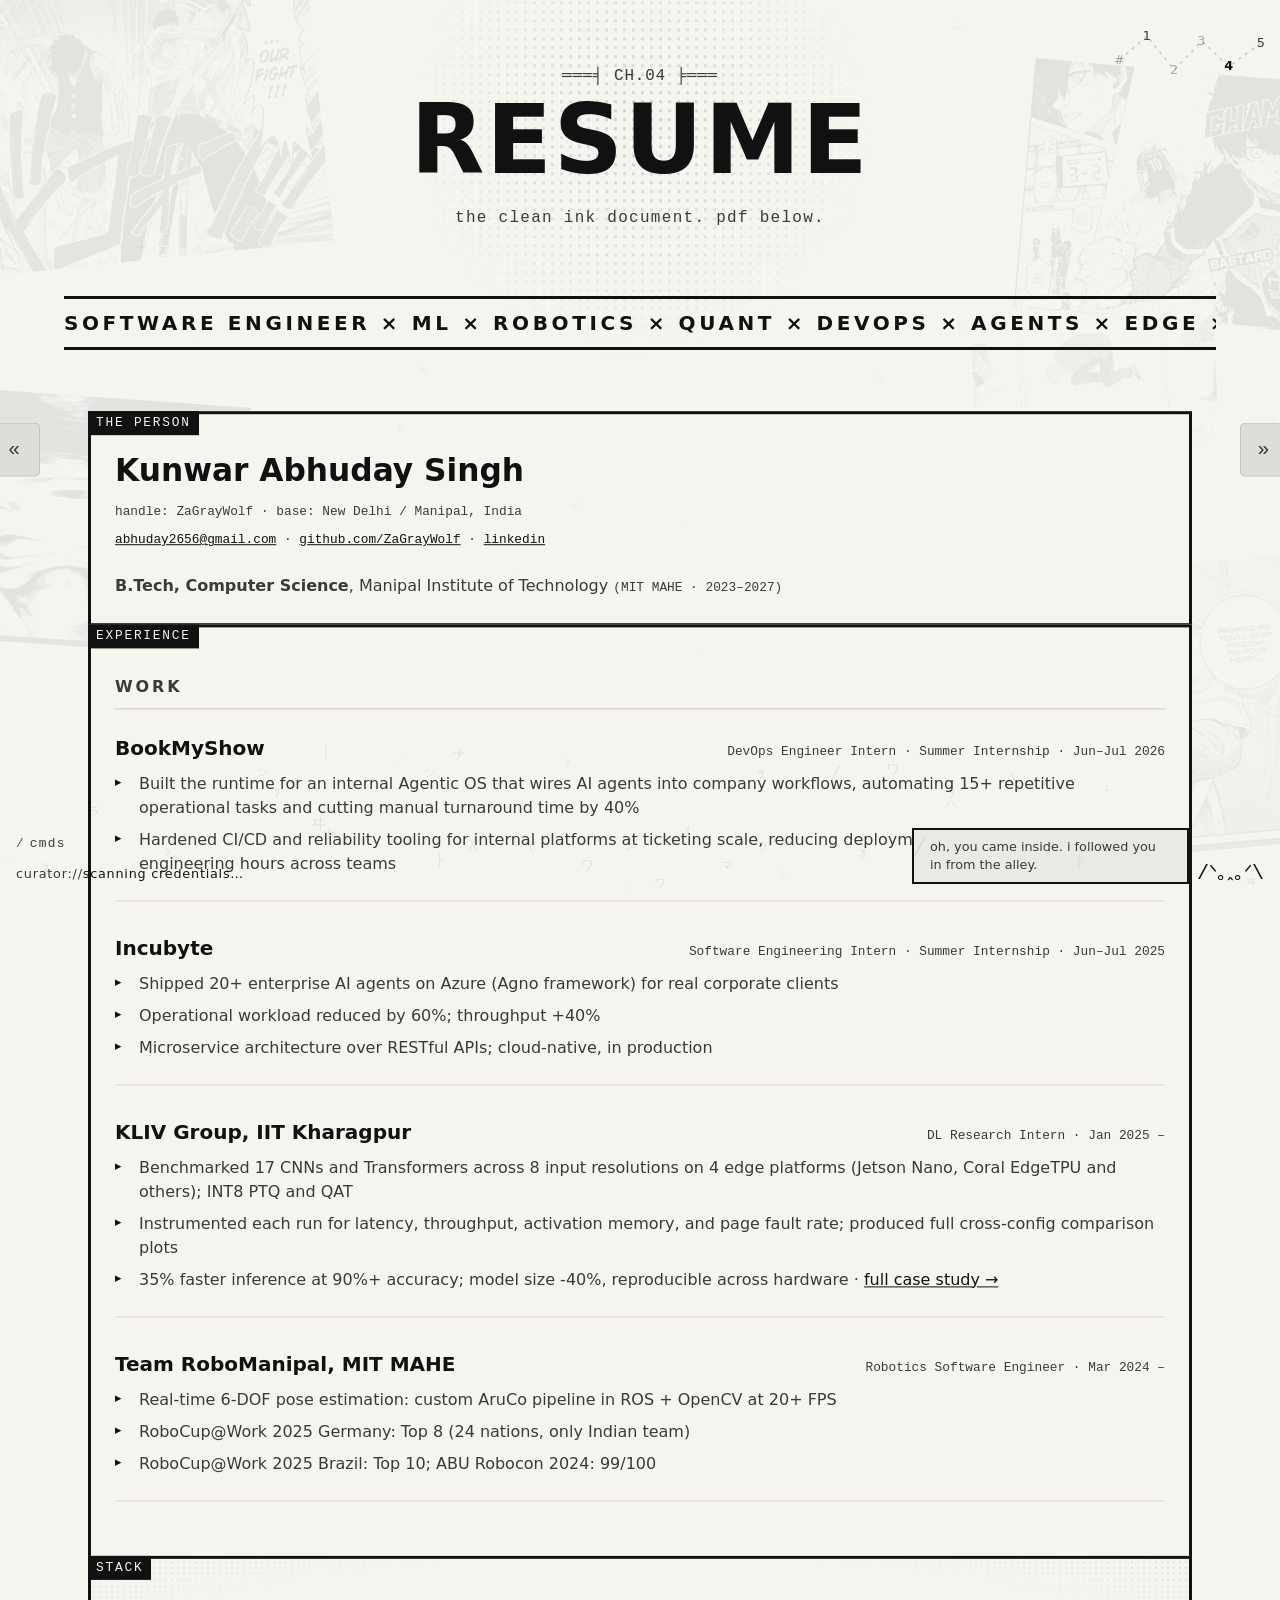
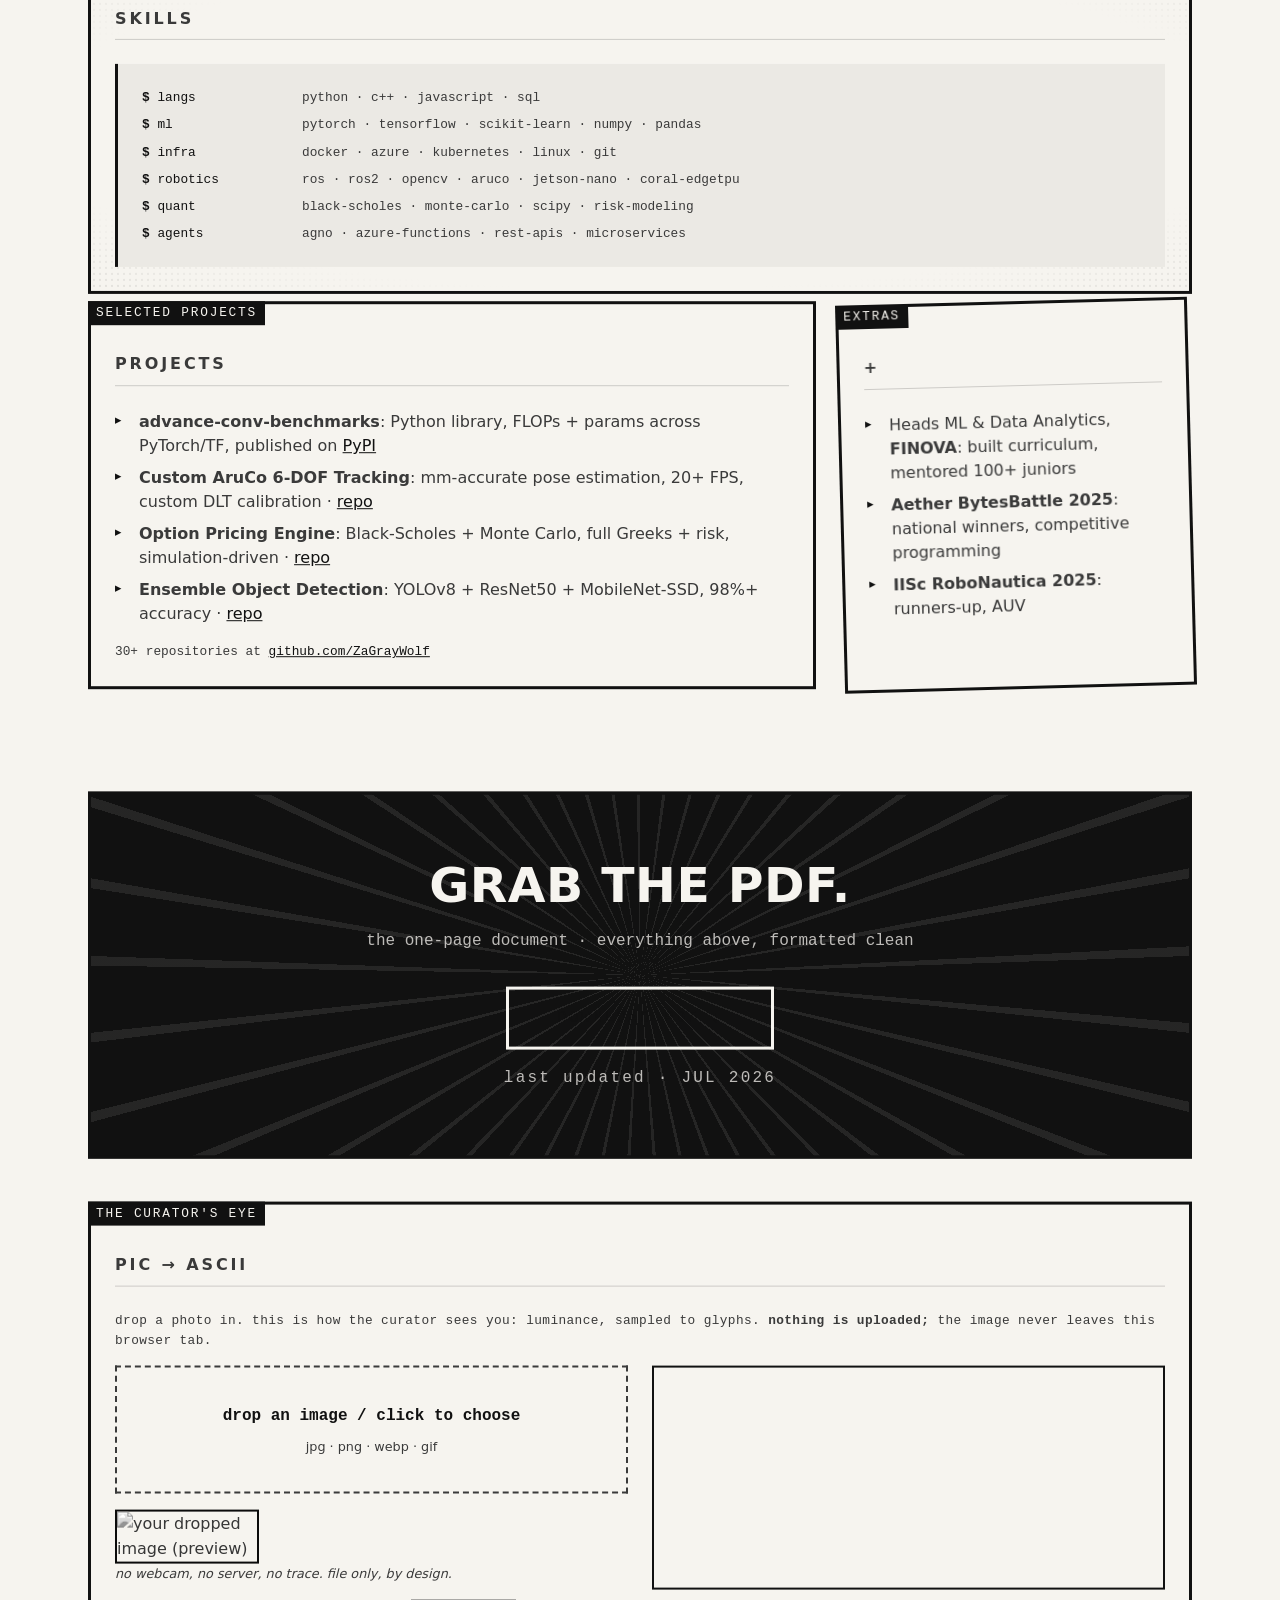
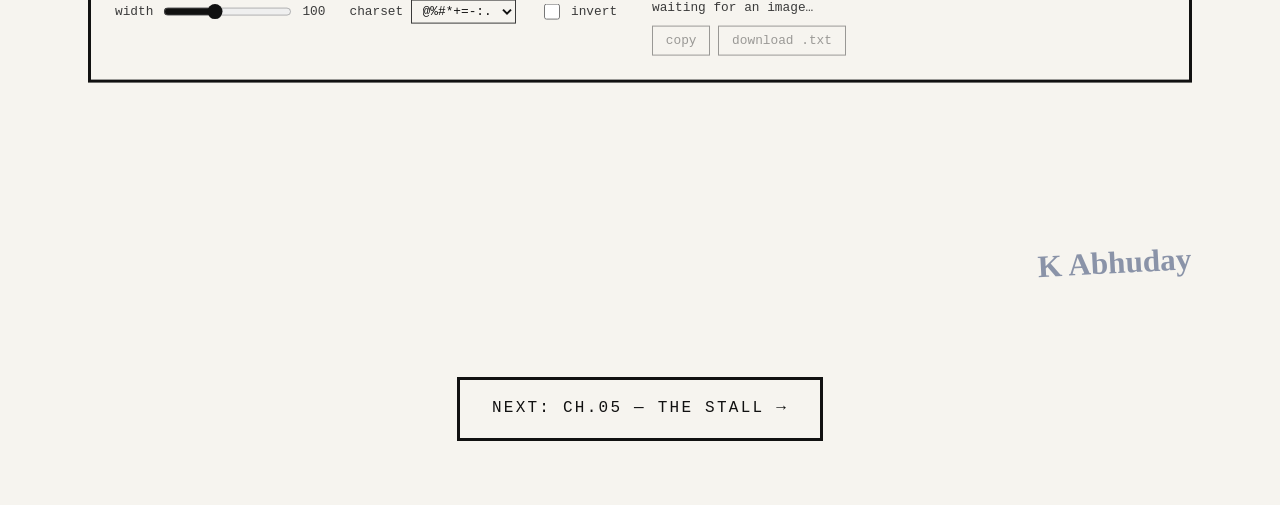
<file: resume.html>
<!DOCTYPE html>
<html lang="en">
<head>
<meta charset="UTF-8">
<meta name="viewport" content="width=device-width, initial-scale=1.0, viewport-fit=cover">
<title>CH.04 — RESUME · ZaGrayWolf</title>
<meta name="description" content="Kunwar Abhuday Singh — software engineer, ML × robotics × DevOps. Résumé, skills, and a PDF.">
<meta name="theme-color" content="#f6f4ef">
<link rel="canonical" href="https://zagraywolf.github.io/resume.html">
<link rel="icon" href="assets/img/favicon.svg" type="image/svg+xml">
<link rel="manifest" href="/manifest.webmanifest">
<link rel="apple-touch-icon" href="/assets/img/apple-touch-icon.png">
<!-- modulepreload: flatten the ES-module boot waterfall (all always-loaded; pure load speedup, no behaviour change). ?v= bumped by the site-wide sed. -->
<link rel="modulepreload" href="/js/main.js?v=4.66">
<link rel="modulepreload" href="/js/config.js?v=4.66">
<link rel="modulepreload" href="/js/ticker.js?v=4.66">
<link rel="modulepreload" href="/js/curator.js?v=4.66">
<link rel="modulepreload" href="/js/cat.js?v=4.66">
<link rel="modulepreload" href="/js/hud.js?v=4.66">
<link rel="modulepreload" href="/js/transition.js?v=4.66">
<link rel="modulepreload" href="/js/timeofday.js?v=4.66">
<link rel="modulepreload" href="/js/narrator.js?v=4.66">
<link rel="modulepreload" href="/js/analytics.js?v=4.66">
<link rel="modulepreload" href="/js/palette.js?v=4.66">
<link rel="modulepreload" href="/js/resume-preview.js?v=4.66">
<link rel="modulepreload" href="/js/dynamic-menu.js?v=4.66">
<meta property="og:type" content="website">
<meta property="og:title" content="CH.04 — RESUME · ZaGrayWolf">
<meta property="og:description" content="Kunwar Abhuday Singh — software engineer, ML × robotics × DevOps. Résumé, skills, and a PDF.">
<meta property="og:url" content="https://zagraywolf.github.io/resume.html">
<meta property="og:image" content="https://zagraywolf.github.io/assets/img/og.png">
<meta name="twitter:card" content="summary_large_image">
<meta name="twitter:image" content="https://zagraywolf.github.io/assets/img/og.png">
<meta property="og:site_name" content="ZaGrayWolf">
<meta property="og:locale" content="en_US">
<meta property="og:image:alt" content="ZaGrayWolf: a night-alley portfolio by Kunwar Abhuday Singh">
<meta name="twitter:title" content="CH.04 — RESUME · ZaGrayWolf">
<meta name="twitter:description" content="Kunwar Abhuday Singh — software engineer, ML × robotics × DevOps. Résumé, skills, and a PDF.">
<link rel="stylesheet" href="css/tokens.css?v=4.66">
<link rel="stylesheet" href="css/base.css?v=4.66">
<link rel="stylesheet" href="css/paper.css?v=4.66">
<link rel="stylesheet" href="css/panels.css?v=4.66">
<link rel="stylesheet" media="print" href="css/print.css?v=4.66">
<script type="application/ld+json">
{
  "@context": "https://schema.org",
  "@type": "Person",
  "name": "Kunwar Abhuday Singh",
  "alternateName": "ZaGrayWolf",
  "url": "https://zagraywolf.github.io/resume.html",
  "email": "mailto:abhuday2656@gmail.com",
  "jobTitle": "Software Engineer (ML, Robotics, DevOps)",
  "alumniOf": "Manipal Institute of Technology",
  "address": { "@type": "PostalAddress", "addressLocality": "New Delhi", "addressCountry": "IN" },
  "sameAs": [
    "https://github.com/ZaGrayWolf",
    "https://www.linkedin.com/in/kunwar-abhuday-singh-280836284",
    "https://www.kaggle.com/abhuday7",
    "https://pypi.org/project/advance-conv-benchmarks/"
  ]
}
</script>
</head>
<body data-page="resume" data-cat="off" class="world-paper">
<a class="skip-link" href="#main">skip to content</a>
<a class="edge-tab edge-tab--prev" href="papers.html" aria-label="Previous chapter: Wins"><span class="edge-tab-icon" aria-hidden="true">«</span><span class="edge-tab-label">WINS</span></a>
<a class="edge-tab edge-tab--next" href="stall.html" aria-label="Next chapter: The Stall"><span class="edge-tab-icon" aria-hidden="true">»</span><span class="edge-tab-label">THE STALL</span></a>

<div class="manga-bg" aria-hidden="true">
  <img src="assets/img/panels/p-2024-12-28-09.jpg" alt="" loading="lazy" decoding="async" fetchpriority="low">
  <img src="assets/img/panels/p-2025-02-25-10.jpg" alt="" loading="lazy" decoding="async" fetchpriority="low">
  <img src="assets/img/panels/p-2025-03-17-14.jpg" alt="" loading="lazy" decoding="async" fetchpriority="low">
  <img src="assets/img/panels/p-2025-06-27-23.jpg" alt="" loading="lazy" decoding="async" fetchpriority="low">
  <img src="assets/img/panels/p-2026-03-14-27.jpg" alt="" loading="lazy" decoding="async" fetchpriority="low">
  <img src="assets/img/panels/p-2026-05-22-31.jpg" alt="" loading="lazy" decoding="async" fetchpriority="low">
</div>
<main class="chapter" id="main">

  <!-- ════ cover ════ -->
  <header class="cover" data-narrate="entering CH.04 — RESUME">
    <p class="chapter-kicker" aria-hidden="true">═══╡ CH.04 ╞═══</p>
    <h1>RESUME</h1>
    <p class="cover-sub">the clean ink document. pdf below.</p>
  </header>

  <div class="marquee" aria-hidden="true"><span>SOFTWARE ENGINEER × ML × ROBOTICS × QUANT × DEVOPS × AGENTS × EDGE × SOFTWARE ENGINEER × ML × ROBOTICS × QUANT × DEVOPS × AGENTS × EDGE ×&nbsp;</span></div>

  <!-- ════ the ink document ════ -->
  <section class="page" aria-label="Resume">

    <!-- header / contact -->
    <article class="panel panel--12 reveal" aria-label="Contact and education" data-narrate="scanning credentials…">
      <span class="panel-caption">THE PERSON</span>
      <address style="font-style:normal">
        <h2 style="font-size:var(--t-4); font-weight:800; color:var(--ink); margin-bottom:var(--s-1)">Kunwar Abhuday Singh</h2>
        <p class="mono">handle: ZaGrayWolf · base: New Delhi / Manipal, India</p>
        <p class="mono" style="margin-top:var(--s-1)">
          <a href="mailto:abhuday2656@gmail.com">abhuday2656@gmail.com</a>
          · <a href="https://github.com/ZaGrayWolf">github.com/ZaGrayWolf</a>
          · <a href="https://www.linkedin.com/in/kunwar-abhuday-singh-280836284">linkedin</a>
        </p>
      </address>
      <p style="margin-top:var(--s-3)"><b>B.Tech, Computer Science</b>, Manipal Institute of Technology <span class="mono">(MIT MAHE · 2023–2027)</span></p>
    </article>

    <!-- experience -->
    <article class="panel panel--12 reveal" aria-label="Work experience" data-narrate="reading the work history">
      <span class="panel-caption">EXPERIENCE</span>
      <h2 class="resume-section-head">Work</h2>

      <div class="resume-role">
        <div class="resume-role-header">
          <b>BookMyShow</b>
          <span class="mono">DevOps Engineer Intern · Summer Internship · Jun–Jul 2026</span>
        </div>
        <ul class="resume-bullets">
          <li>Built the runtime for an internal Agentic OS that wires AI agents into company workflows, automating 15+ repetitive operational tasks and cutting manual turnaround time by 40%</li>
          <li>Hardened CI/CD and reliability tooling for internal platforms at ticketing scale, reducing deployment time by 30% and freeing engineering hours across teams</li>
        </ul>
      </div>

      <div class="resume-role">
        <div class="resume-role-header">
          <b>Incubyte</b>
          <span class="mono">Software Engineering Intern · Summer Internship · Jun–Jul 2025</span>
        </div>
        <ul class="resume-bullets">
          <li>Shipped 20+ enterprise AI agents on Azure (Agno framework) for real corporate clients</li>
          <li>Operational workload reduced by 60%; throughput +40%</li>
          <li>Microservice architecture over RESTful APIs; cloud-native, in production</li>
        </ul>
      </div>

      <div class="resume-role">
        <div class="resume-role-header">
          <b>KLIV Group, IIT Kharagpur</b>
          <span class="mono">DL Research Intern · Jan 2025 –</span>
        </div>
        <ul class="resume-bullets">
          <li>Benchmarked 17 CNNs and Transformers across 8 input resolutions on 4 edge platforms (Jetson Nano, Coral EdgeTPU and others); INT8 PTQ and QAT</li>
          <li>Instrumented each run for latency, throughput, activation memory, and page fault rate; produced full cross-config comparison plots</li>
          <li>35% faster inference at 90%+ accuracy; model size -40%, reproducible across hardware · <a href="oneshot.html">full case study →</a></li>
        </ul>
      </div>

      <div class="resume-role">
        <div class="resume-role-header">
          <b>Team RoboManipal, MIT MAHE</b>
          <span class="mono">Robotics Software Engineer · Mar 2024 –</span>
        </div>
        <ul class="resume-bullets">
          <li>Real-time 6-DOF pose estimation: custom AruCo pipeline in ROS + OpenCV at 20+ FPS</li>
          <li>RoboCup@Work 2025 Germany: Top 8 (24 nations, only Indian team)</li>
          <li>RoboCup@Work 2025 Brazil: Top 10; ABU Robocon 2024: 99/100</li>
        </ul>
      </div>
    </article>

    <!-- skills terminal -->
    <article class="panel panel--12 panel--tone reveal" aria-label="Technical skills" data-narrate="scanning the stack">
      <span class="panel-caption">STACK</span>
      <h2 class="resume-section-head">Skills</h2>
      <dl class="skills-terminal" aria-label="Technical skills by area">
        <div class="skills-row">
          <dt><span class="skills-prompt" aria-hidden="true">$</span> <span class="skills-key">langs</span></dt>
          <dd>python · c++ · javascript · sql</dd>
        </div>
        <div class="skills-row">
          <dt><span class="skills-prompt" aria-hidden="true">$</span> <span class="skills-key">ml</span></dt>
          <dd>pytorch · tensorflow · scikit-learn · numpy · pandas</dd>
        </div>
        <div class="skills-row">
          <dt><span class="skills-prompt" aria-hidden="true">$</span> <span class="skills-key">infra</span></dt>
          <dd>docker · azure · kubernetes · linux · git</dd>
        </div>
        <div class="skills-row">
          <dt><span class="skills-prompt" aria-hidden="true">$</span> <span class="skills-key">robotics</span></dt>
          <dd>ros · ros2 · opencv · aruco · jetson-nano · coral-edgetpu</dd>
        </div>
        <div class="skills-row">
          <dt><span class="skills-prompt" aria-hidden="true">$</span> <span class="skills-key">quant</span></dt>
          <dd>black-scholes · monte-carlo · scipy · risk-modeling</dd>
        </div>
        <div class="skills-row">
          <dt><span class="skills-prompt" aria-hidden="true">$</span> <span class="skills-key">agents</span></dt>
          <dd>agno · azure-functions · rest-apis · microservices</dd>
        </div>
      </dl>
    </article>

    <!-- projects brief -->
    <article class="panel panel--8 reveal" aria-label="Selected projects" data-narrate="noting selected projects">
      <span class="panel-caption">SELECTED PROJECTS</span>
      <h2 class="resume-section-head">Projects</h2>
      <ul class="resume-bullets">
        <li><b>advance-conv-benchmarks</b>: Python library, FLOPs + params across PyTorch/TF, published on <a href="https://pypi.org/project/advance-conv-benchmarks/">PyPI</a></li>
        <li><b>Custom AruCo 6-DOF Tracking</b>: mm-accurate pose estimation, 20+ FPS, custom DLT calibration · <a href="https://github.com/ZaGrayWolf/Custom_ArucoMarker_Detection">repo</a></li>
        <li><b>Option Pricing Engine</b>: Black-Scholes + Monte Carlo, full Greeks + risk, simulation-driven · <a href="https://github.com/ZaGrayWolf/QUANT_Option_Pricing_Model">repo</a></li>
        <li><b>Ensemble Object Detection</b>: YOLOv8 + ResNet50 + MobileNet-SSD, 98%+ accuracy · <a href="https://github.com/ZaGrayWolf/ObjectDetection_RESNET50">repo</a></li>
      </ul>
      <p class="mono" style="margin-top:var(--s-2)">30+ repositories at <a href="https://github.com/ZaGrayWolf?tab=repositories">github.com/ZaGrayWolf</a></p>
    </article>

    <!-- extras -->
    <article class="panel panel--4 panel--tilt reveal" aria-label="Other activities" data-narrate="the extracurriculars">
      <span class="panel-caption">EXTRAS</span>
      <h2 class="resume-section-head">+</h2>
      <ul class="resume-bullets">
        <li>Heads ML &amp; Data Analytics, <b>FINOVA</b>: built curriculum, mentored 100+ juniors</li>
        <li><b>Aether BytesBattle 2025</b>: national winners, competitive programming</li>
        <li><b>IISc RoboNautica 2025</b>: runners-up, AUV</li>
      </ul>
    </article>

    <p class="folio panel--12" aria-hidden="true"><span>CH.04 — RESUME</span><span>the ink document</span></p>
  </section>

  <!-- ════ PDF ════ -->
  <section class="page" style="margin-top:var(--s-8)" aria-label="Download PDF" data-narrate="download ready">
    <article class="payoff reveal" style="grid-column:1/-1">
      <h3>GRAB THE PDF.</h3>
      <p>the one-page document · everything above, formatted clean</p>
      <a id="resume-print" class="download-cta" href="data/Resume.pdf?v=4.66" download="K-Abhuday-Resume.pdf">DOWNLOAD PDF ↓</a>
      <!-- bump this by hand when swapping data/Resume.pdf (dev_doc §14) -->
      <p class="mono resume-updated">last updated · JUL 2026</p>
    </article>
  </section>

  <!-- ════ the converter — "this is how the curator sees you" ════ -->
  <section class="page" aria-label="Image to ASCII converter" data-narrate="building ASCII portrait…">
    <article class="panel panel--12 reveal" id="converter">
      <span class="panel-caption">THE CURATOR'S EYE</span>
      <h2 class="resume-section-head">Pic → ASCII</h2>
      <p class="conv-caption">drop a photo in. this is how the curator sees you: luminance, sampled to glyphs. <b>nothing is uploaded;</b> the image never leaves this browser tab.</p>

      <div class="conv-grid">
        <div>
          <label class="conv-drop" for="conv-file">
            <b>drop an image / click to choose</b>
            <small>jpg · png · webp · gif</small>
            <input type="file" id="conv-file" accept="image/*">
          </label>
          <img id="conv-thumb" class="conv-thumb" alt="your dropped image (preview)" hidden>
          <p class="conv-privacy">no webcam, no server, no trace. file only, by design.</p>

          <div class="conv-controls" role="group" aria-label="Converter controls">
            <label>width
              <input type="range" id="conv-width" min="50" max="180" value="100" step="2"
                     aria-label="Output width in characters">
              <span id="conv-width-out" aria-hidden="true">100</span>
            </label>
            <label>charset
              <select id="conv-ramp" aria-label="Character set">
                <option value="dense">@%#*+=-:.</option>
                <option value="blocks">█▓▒░</option>
                <option value="katakana">katakana</option>
              </select>
            </label>
            <label><input type="checkbox" id="conv-invert"> invert</label>
          </div>
        </div>

        <div class="conv-out-wrap">
          <pre class="conv-out" id="conv-out" role="img" aria-label="no output" tabindex="0"></pre>
          <p class="conv-status" id="conv-status" aria-live="polite">waiting for an image…</p>
          <div class="conv-actions">
            <button id="conv-copy" type="button" disabled>copy</button>
            <button id="conv-download" type="button" disabled>download .txt</button>
          </div>
        </div>
      </div>
    </article>
  </section>

  <p class="about-sign" aria-label="signed, K Abhuday">K Abhuday</p>
  <a class="next-chapter" href="stall.html" data-narrate="preparing to leave for THE STALL">NEXT: CH.05 — THE STALL →</a>
</main>

<nav class="hud-map" aria-label="Site minimap">[<a href="index.html" data-node="alley" aria-label="Alley — home">#</a>]─[<a href="work.html" data-node="work" aria-label="Chapter 1 — work">1</a>]─[<a href="projects.html" data-node="projects" aria-label="Chapter 2 — projects">2</a>]─[<a href="papers.html" data-node="papers" aria-label="Chapter 3 — wins">3</a>]─[<a href="resume.html" data-node="resume" aria-label="Chapter 4 — resume">4</a>]─[<a href="stall.html" data-node="stall" aria-label="Chapter 5 — the stall">5</a>]</nav>

<canvas id="curator-canvas" class="fx-canvas" aria-hidden="true"></canvas>
<script type="module" src="js/main.js?v=4.66"></script>
</body>
</html>
</file>
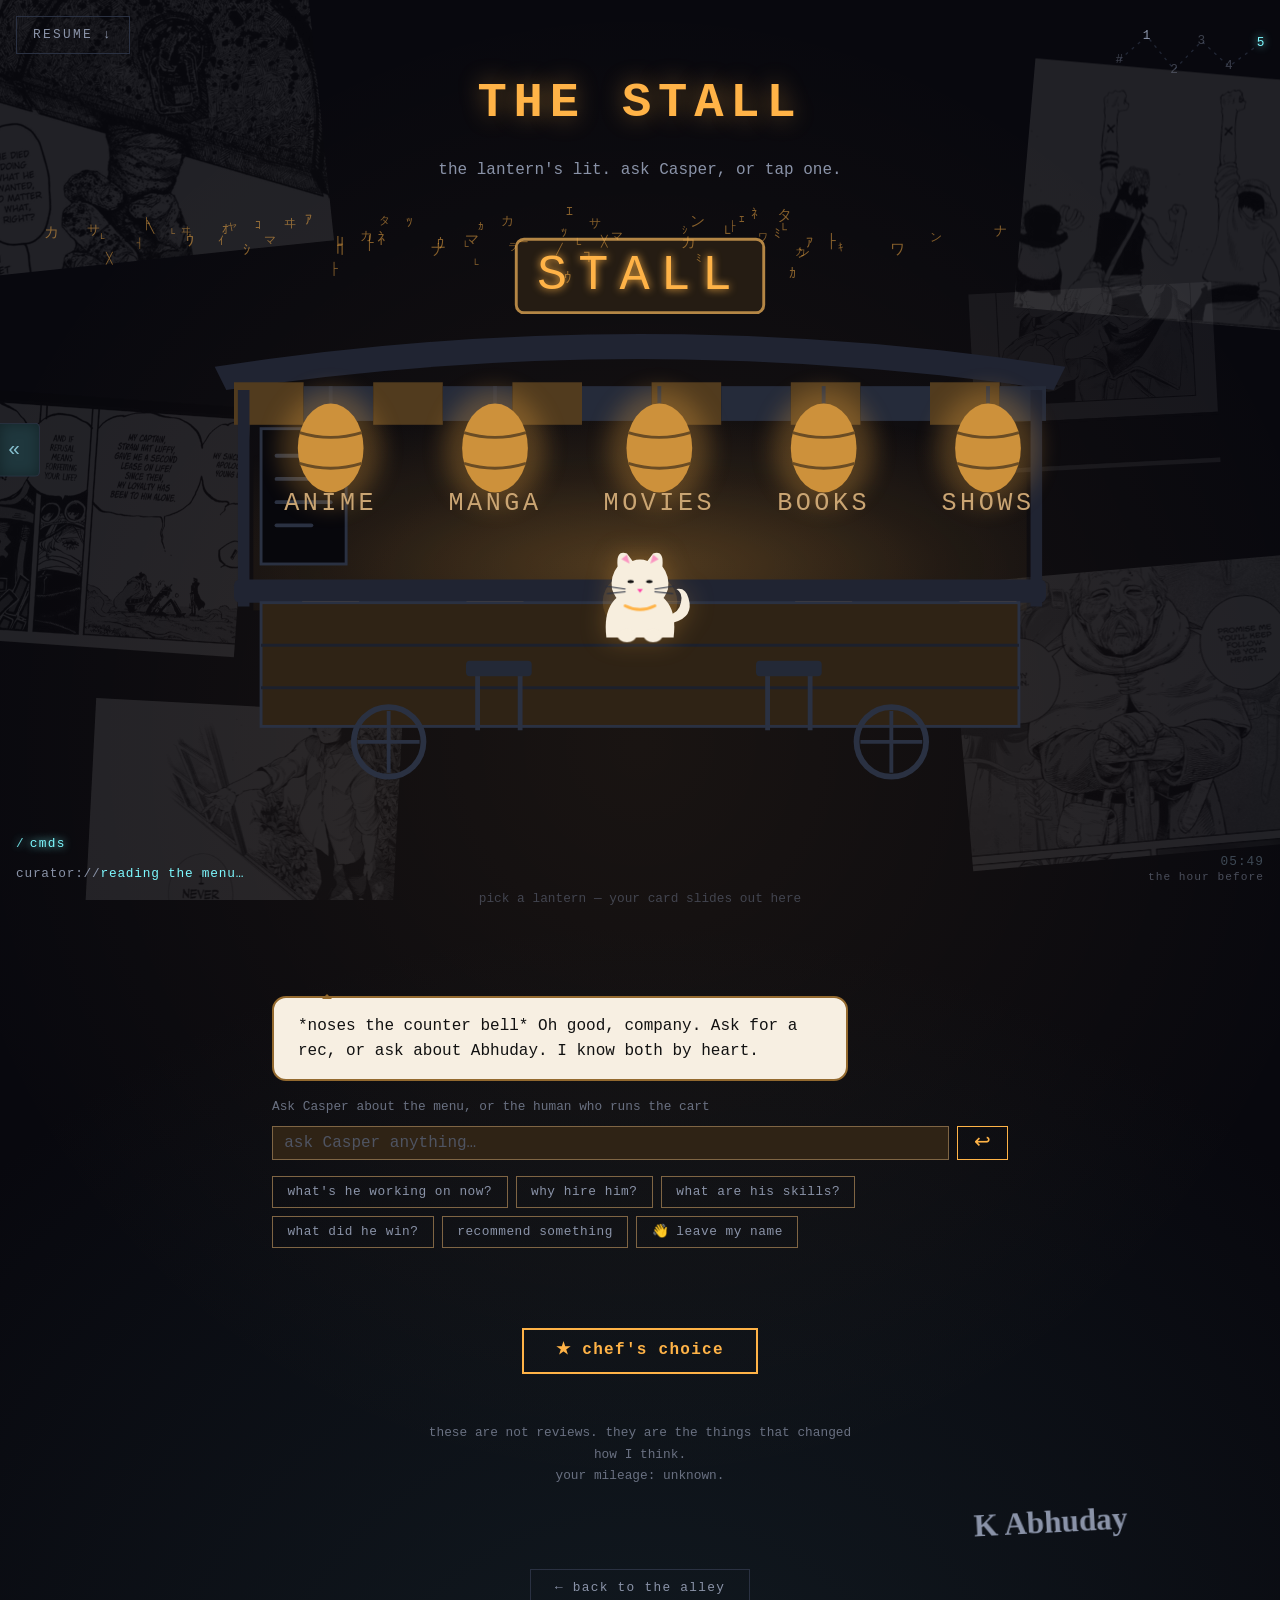
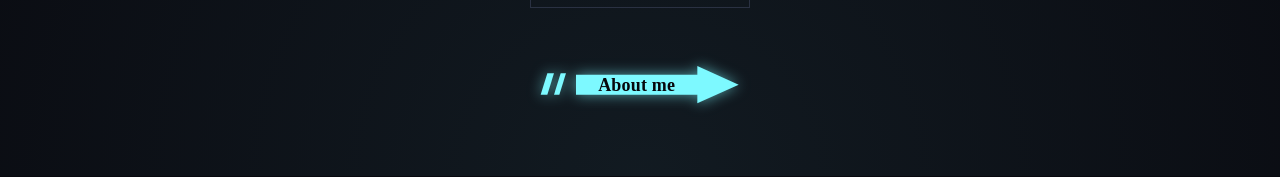
<file: stall.html>
<!DOCTYPE html>
<html lang="en">
<head>
<meta charset="UTF-8">
<meta name="viewport" content="width=device-width, initial-scale=1.0, viewport-fit=cover">
<title>THE STALL · ZaGrayWolf</title>
<meta name="description" content="ZaGrayWolf's recommendation counter — a night yatai cart serving anime, manga, movies, books, and shows. Pick a lantern; a card slides across.">
<meta name="theme-color" content="#07070c">
<link rel="canonical" href="https://zagraywolf.github.io/stall.html">
<link rel="icon" href="assets/img/favicon.svg" type="image/svg+xml">
<link rel="manifest" href="/manifest.webmanifest">
<link rel="apple-touch-icon" href="/assets/img/apple-touch-icon.png">
<!-- modulepreload: flatten the ES-module boot waterfall (all always-loaded; pure load speedup, no behaviour change). ?v= bumped by the site-wide sed. -->
<link rel="modulepreload" href="/js/main.js?v=4.66">
<link rel="modulepreload" href="/js/config.js?v=4.66">
<link rel="modulepreload" href="/js/ticker.js?v=4.66">
<link rel="modulepreload" href="/js/curator.js?v=4.66">
<link rel="modulepreload" href="/js/cat.js?v=4.66">
<link rel="modulepreload" href="/js/hud.js?v=4.66">
<link rel="modulepreload" href="/js/transition.js?v=4.66">
<link rel="modulepreload" href="/js/timeofday.js?v=4.66">
<link rel="modulepreload" href="/js/narrator.js?v=4.66">
<link rel="modulepreload" href="/js/analytics.js?v=4.66">
<link rel="modulepreload" href="/js/palette.js?v=4.66">
<link rel="modulepreload" href="/js/resume-preview.js?v=4.66">
<link rel="modulepreload" href="/js/dynamic-menu.js?v=4.66">
<meta property="og:type" content="website">
<meta property="og:title" content="THE STALL · ZaGrayWolf">
<meta property="og:description" content="ZaGrayWolf's recommendation counter — a night yatai cart serving anime, manga, movies, books, and shows. Pick a lantern; a card slides across.">
<meta property="og:url" content="https://zagraywolf.github.io/stall.html">
<meta property="og:image" content="https://zagraywolf.github.io/assets/img/og.png">
<meta name="twitter:card" content="summary_large_image">
<meta name="twitter:image" content="https://zagraywolf.github.io/assets/img/og.png">
<meta property="og:site_name" content="ZaGrayWolf">
<meta property="og:locale" content="en_US">
<meta property="og:image:alt" content="ZaGrayWolf: a night-alley portfolio by Kunwar Abhuday Singh">
<meta name="twitter:title" content="THE STALL · ZaGrayWolf">
<meta name="twitter:description" content="ZaGrayWolf's recommendation counter — a night yatai cart serving anime, manga, movies, books, and shows. Pick a lantern; a card slides across.">
<link rel="stylesheet" href="css/tokens.css?v=4.66">
<link rel="stylesheet" href="css/base.css?v=4.66">
<link rel="stylesheet" href="css/stall.css?v=4.66">
</head>
<body data-page="stall" data-cat="off">
<a class="skip-link" href="#main">skip to content</a>
<a class="hud-resume" href="resume.html">RESUME ↓</a>
<a class="edge-tab edge-tab--prev" href="resume.html" aria-label="Previous chapter: Resume"><span class="edge-tab-icon" aria-hidden="true">«</span><span class="edge-tab-label">RESUME</span></a>

<div class="manga-bg" aria-hidden="true">
  <img src="assets/img/panels/p-2024-09-20-01.jpg" alt="" loading="lazy" decoding="async" fetchpriority="low">
  <img src="assets/img/panels/p-2024-11-21-06.jpg" alt="" loading="lazy" decoding="async" fetchpriority="low">
  <img src="assets/img/panels/p-2025-04-25-17.jpg" alt="" loading="lazy" decoding="async" fetchpriority="low">
  <img src="assets/img/panels/p-2025-06-27-23.jpg" alt="" loading="lazy" decoding="async" fetchpriority="low">
  <img src="assets/img/panels/p-2025-12-19-26.jpg" alt="" loading="lazy" decoding="async" fetchpriority="low">
  <img src="assets/img/panels/p-2026-04-13-29.jpg" alt="" loading="lazy" decoding="async" fetchpriority="low">
</div>

<!-- warm night-air embers drifting up behind the cart -->
<div class="stall-embers" aria-hidden="true">
  <span style="--ex:14%; --edur:7s;  --edelay:0s"></span>
  <span style="--ex:32%; --edur:8.5s;--edelay:1.4s"></span>
  <span style="--ex:53%; --edur:6.5s;--edelay:2.8s"></span>
  <span style="--ex:68%; --edur:9s;  --edelay:0.7s"></span>
  <span style="--ex:81%; --edur:7.5s;--edelay:3.6s"></span>
  <span style="--ex:44%; --edur:10s; --edelay:5s"></span>
</div>

<main id="main" class="stall-night">

  <header class="stall-head">
    <h1 class="stall-title">THE STALL</h1>
    <p class="stall-sub">the lantern's lit. ask Casper, or tap one.</p>
  </header>

  <!-- ════ the scene: SVG art + interaction layer share one aspect-locked stage ════ -->
  <div class="stall-stage">
    <svg class="stall-svg-big" viewBox="0 0 480 300" aria-hidden="true" preserveAspectRatio="xMidYMid meet">
      <defs>
        <radialGradient id="stall-warm" cx="50%" cy="80%" r="70%">
          <stop offset="0%"  stop-color="var(--amber)" stop-opacity=".26"/>
          <stop offset="55%" stop-color="var(--amber)" stop-opacity=".08"/>
          <stop offset="100%" stop-color="var(--amber)" stop-opacity="0"/>
        </radialGradient>
      </defs>

      <!-- warm interior glow -->
      <rect x="40" y="86" width="400" height="118" fill="url(#stall-warm)"/>

      <!-- big STALL sign on the roof -->
      <g class="stall-sign">
        <rect x="176" y="12" width="128" height="38" rx="4"/>
        <text x="240" y="38" text-anchor="middle">STALL</text>
      </g>

      <!-- roof -->
      <path class="s-ink" d="M20 78 Q 240 44 460 78 L 454 90 Q 240 58 26 90 Z"/>
      <!-- awning fringe -->
      <g class="stall-fringe">
        <rect x="30"  y="86" width="36" height="22"/><rect x="66"  y="88" width="36" height="18"/>
        <rect x="102" y="86" width="36" height="22"/><rect x="138" y="88" width="36" height="18"/>
        <rect x="174" y="86" width="36" height="22"/><rect x="210" y="88" width="36" height="18"/>
        <rect x="246" y="86" width="36" height="22"/><rect x="282" y="88" width="36" height="18"/>
        <rect x="318" y="86" width="36" height="22"/><rect x="354" y="88" width="36" height="18"/>
        <rect x="390" y="86" width="36" height="22"/><rect x="426" y="88" width="24" height="18"/>
      </g>

      <!-- posts -->
      <rect class="s-ink" x="32" y="90" width="6" height="112"/>
      <rect class="s-ink" x="442" y="90" width="6" height="112"/>

      <!-- side menu board -->
      <g class="stall-board">
        <rect x="44" y="110" width="44" height="70"/>
        <line x1="52" y1="124" x2="80" y2="124"/><line x1="52" y1="136" x2="74" y2="136"/>
        <line x1="52" y1="148" x2="80" y2="148"/><line x1="52" y1="160" x2="70" y2="160"/>
      </g>

      <!-- 5 hanging lanterns — one per category (evenly spaced) -->
      <g class="stall-lamp" id="lamp-anime">
        <line class="s-line" x1="80" y1="88" x2="80" y2="97"/>
        <ellipse class="lamp-glow" cx="80" cy="120" rx="26" ry="30"/>
        <ellipse class="lamp-body" cx="80" cy="120" rx="17" ry="23"/>
        <path class="lamp-rib" d="M64 112 q16 5 32 0 M64 128 q16 5 32 0"/>
        <text class="lamp-label" x="80" y="152" text-anchor="middle">ANIME</text>
      </g>
      <g class="stall-lamp" id="lamp-manga">
        <line class="s-line" x1="165" y1="88" x2="165" y2="97"/>
        <ellipse class="lamp-glow" cx="165" cy="120" rx="26" ry="30"/>
        <ellipse class="lamp-body" cx="165" cy="120" rx="17" ry="23"/>
        <path class="lamp-rib" d="M149 112 q16 5 32 0 M149 128 q16 5 32 0"/>
        <text class="lamp-label" x="165" y="152" text-anchor="middle">MANGA</text>
      </g>
      <g class="stall-lamp" id="lamp-movies">
        <line class="s-line" x1="250" y1="88" x2="250" y2="97"/>
        <ellipse class="lamp-glow" cx="250" cy="120" rx="26" ry="30"/>
        <ellipse class="lamp-body" cx="250" cy="120" rx="17" ry="23"/>
        <path class="lamp-rib" d="M234 112 q16 5 32 0 M234 128 q16 5 32 0"/>
        <text class="lamp-label" x="250" y="152" text-anchor="middle">MOVIES</text>
      </g>
      <g class="stall-lamp" id="lamp-books">
        <line class="s-line" x1="335" y1="88" x2="335" y2="97"/>
        <ellipse class="lamp-glow" cx="335" cy="120" rx="26" ry="30"/>
        <ellipse class="lamp-body" cx="335" cy="120" rx="17" ry="23"/>
        <path class="lamp-rib" d="M319 112 q16 5 32 0 M319 128 q16 5 32 0"/>
        <text class="lamp-label" x="335" y="152" text-anchor="middle">BOOKS</text>
      </g>
      <g class="stall-lamp" id="lamp-shows">
        <line class="s-line" x1="420" y1="88" x2="420" y2="97"/>
        <ellipse class="lamp-glow" cx="420" cy="120" rx="26" ry="30"/>
        <ellipse class="lamp-body" cx="420" cy="120" rx="17" ry="23"/>
        <path class="lamp-rib" d="M404 112 q16 5 32 0 M404 128 q16 5 32 0"/>
        <text class="lamp-label" x="420" y="152" text-anchor="middle">SHOWS</text>
      </g>

      <!-- steam rising off the bowls -->
      <g class="stall-steam" fill="none" stroke-linecap="round" stroke-width="2.5">
        <path d="M80 196 q -5 -10 1 -19 q 6 -9 0 -18"/>
        <path d="M165 196 q 6 -9 -1 -18 q -6 -9 1 -17"/>
        <path d="M250 196 q -5 -11 1 -20 q 5 -8 0 -16"/>
        <path d="M335 196 q 6 -9 -1 -18 q -5 -9 1 -16"/>
        <path d="M420 196 q -5 -10 1 -19 q 6 -9 0 -18"/>
      </g>

      <!-- counter -->
      <rect class="s-ink" x="30" y="188" width="420" height="12" rx="3"/>

      <!-- bowls on the counter -->
      <g class="stall-bowls">
        <path d="M66 200 a 14 9 0 0 0 28 0 z"/>
        <path d="M151 200 a 14 9 0 0 0 28 0 z"/>
        <path d="M236 200 a 14 9 0 0 0 28 0 z"/>
        <path d="M321 200 a 14 9 0 0 0 28 0 z"/>
        <path d="M406 200 a 14 9 0 0 0 28 0 z"/>
      </g>

      <!-- cart body -->
      <g class="stall-bodywood">
        <rect x="44" y="200" width="392" height="64"/>
        <line x1="44" y1="222" x2="436" y2="222"/>
        <line x1="44" y1="244" x2="436" y2="244"/>
      </g>

      <!-- stools -->
      <g class="stall-stool">
        <rect x="150" y="230" width="34" height="8" rx="2"/>
        <line x1="156" y1="238" x2="156" y2="266"/><line x1="178" y1="238" x2="178" y2="266"/>
        <rect x="300" y="230" width="34" height="8" rx="2"/>
        <line x1="306" y1="238" x2="306" y2="266"/><line x1="328" y1="238" x2="328" y2="266"/>
      </g>

      <!-- wheels -->
      <g class="stall-wheel">
        <circle cx="110" cy="272" r="18"/><circle cx="370" cy="272" r="18"/>
        <line x1="110" y1="256" x2="110" y2="288"/><line x1="94" y1="272" x2="126" y2="272"/>
        <line x1="370" y1="256" x2="370" y2="288"/><line x1="354" y1="272" x2="386" y2="272"/>
      </g>
    </svg>

    <!-- interaction layer: 5 category hotspots positioned over the lanterns -->
    <div class="stall-hotspots" role="group" aria-label="Menu categories — pick a lantern">
      <button class="stall-hotspot" id="hot-anime"  data-cat="anime"  aria-expanded="false" aria-controls="recs-anime"  aria-label="ANIME recommendations"  style="left:10.7%;top:30%;width:12%;height:32%"></button>
      <button class="stall-hotspot" id="hot-manga"  data-cat="manga"  aria-expanded="false" aria-controls="recs-manga"  aria-label="MANGA recommendations"  style="left:28.4%;top:30%;width:12%;height:32%"></button>
      <button class="stall-hotspot" id="hot-movies" data-cat="movies" aria-expanded="false" aria-controls="recs-movies" aria-label="MOVIES recommendations" style="left:46.1%;top:30%;width:12%;height:32%"></button>
      <button class="stall-hotspot" id="hot-books"  data-cat="books"  aria-expanded="false" aria-controls="recs-books"  aria-label="BOOKS recommendations"  style="left:63.8%;top:30%;width:12%;height:32%"></button>
      <button class="stall-hotspot" id="hot-shows"  data-cat="shows"  aria-expanded="false" aria-controls="recs-shows"  aria-label="SHOWS recommendations"  style="left:81.5%;top:30%;width:12%;height:32%"></button>
    </div>

    <!-- Casper — the white cat behind the counter (decorative; the chat below is the interface) -->
    <svg class="stall-cat" id="stall-cat" viewBox="0 0 120 120" aria-hidden="true" preserveAspectRatio="xMidYMax meet">
      <g class="cat-glow"><ellipse cx="60" cy="74" rx="40" ry="34" fill="var(--amber)" opacity=".12"/></g>
      <g class="cat-body">
        <!-- tail -->
        <path class="cat-fur cat-tail" d="M96 96 q 22 -6 16 -26 q -3 -12 -13 -10 q 7 4 5 14 q -2 12 -14 14 z"/>
        <!-- body blob rising over the counter -->
        <path class="cat-fur" d="M24 112 Q 18 64 60 60 Q 102 64 96 112 Z"/>
        <!-- head -->
        <g class="cat-head">
          <path class="cat-fur" d="M36 36 Q 34 18 46 22 L 52 30 Q 60 27 68 30 L 74 22 Q 86 18 84 36 Q 92 46 90 60 Q 84 80 60 80 Q 36 80 30 60 Q 28 46 36 36 Z"/>
          <!-- inner ears -->
          <path class="cat-ear-in" d="M40 30 L 46 26 L 49 34 Z"/>
          <path class="cat-ear-in" d="M80 30 L 74 26 L 71 34 Z"/>
          <!-- eyes (calm verticals) -->
          <ellipse class="cat-eye" cx="50" cy="52" rx="3.4" ry="6.5"/>
          <ellipse class="cat-eye" cx="70" cy="52" rx="3.4" ry="6.5"/>
          <!-- nose -->
          <path class="cat-nose" d="M57 60 L 63 60 L 60 64 Z"/>
          <!-- whiskers -->
          <g class="cat-whisker">
            <line x1="44" y1="60" x2="24" y2="57"/><line x1="44" y1="63" x2="25" y2="65"/>
            <line x1="76" y1="60" x2="96" y2="57"/><line x1="76" y1="63" x2="95" y2="65"/>
          </g>
        </g>
        <!-- collar -->
        <path class="cat-collar" d="M44 78 Q 60 86 76 78"/>
        <!-- paws on the counter -->
        <ellipse class="cat-fur" cx="46" cy="110" rx="10" ry="7"/>
        <ellipse class="cat-fur" cx="74" cy="110" rx="10" ry="7"/>
      </g>
    </svg>
  </div>

  <!-- ════ the card slides across the counter here ════ -->
  <div class="stall-card-area">
    <div class="stall-card-slot" id="stall-card-slot" aria-live="polite" aria-atomic="true"></div>
  </div>

  <!-- ════ ask Casper — concierge chat (enhancement; hidden until JS+data load) ════ -->
  <section class="stall-concierge" id="stall-concierge" aria-label="Ask Casper" hidden>
    <div class="casper-bubble" id="casper-bubble" role="status" aria-live="polite" aria-atomic="true"></div>
    <form class="casper-form" id="casper-form">
      <label class="casper-label" for="casper-input">Ask Casper about the menu, or the human who runs the cart</label>
      <div class="casper-inputrow">
        <input id="casper-input" class="casper-input" type="text" autocomplete="off" maxlength="200"
               enterkeyhint="send" placeholder="ask Casper anything…">
        <button class="casper-send" type="submit" aria-label="Ask Casper">↩</button>
      </div>
    </form>
    <ul class="casper-chips" id="casper-chips" aria-label="Suggested questions"></ul>
  </section>

  <!-- ════ rec lists — static & readable without JS; stall.js takes this over ════ -->
  <div id="stall-menu">
    <section class="stall-reclist" id="recs-anime" aria-label="ANIME recommendations">
      <h2>ANIME</h2>
      <dl>
        <dt>VINLAND SAGA</dt><dd>Unparalleled story.</dd>
        <dt>FULLMETAL ALCHEMIST: BROTHERHOOD</dt><dd>Best starter anime.</dd>
        <dt>ATTACK ON TITAN</dt><dd>A masterpiece like none other.</dd>
        <dt>CODE GEASS</dt><dd>Best ending in anime.</dd>
        <dt>NEON GENESIS EVANGELION</dt><dd>Goated OP. It inspired a whole era.</dd>
        <dt>HAJIME NO IPPO</dt><dd>Amazing sports anime.</dd>
        <dt>JOJO'S BIZARRE ADVENTURE</dt><dd>Peak.</dd>
        <dt>JUJUTSU KAISEN</dt><dd>Crazy plot and story, unlike any other.</dd>
        <dt>YOUR LIE IN APRIL</dt><dd>For when you feel stuck and want to cry.</dd>
      </dl>
    </section>
    <section class="stall-reclist" id="recs-manga" aria-label="MANGA recommendations">
      <h2>MANGA</h2>
      <dl>
        <dt>BERSERK</dt><dd>The GOAT.</dd>
        <dt>VINLAND SAGA</dt><dd>Unparalleled story.</dd>
        <dt>CHAINSAW MAN</dt><dd>Fujimoto's best yet, peak panelling.</dd>
        <dt>20TH CENTURY BOYS</dt><dd>An amazing thriller.</dd>
        <dt>SLAM DUNK</dt><dd>Best sports manga of all time, arguable with Ippo.</dd>
        <dt>KINGDOM</dt><dd>Epic war manga; on the edge of your seat every chapter.</dd>
        <dt>DEATH NOTE</dt><dd>Mind-bending cat and mouse.</dd>
        <dt>BLUE PERIOD</dt><dd>When you feel hopeless, and it's about art.</dd>
        <dt>TOKYO GHOUL</dt><dd>The best-illustrated manga.</dd>
      </dl>
    </section>
    <section class="stall-reclist" id="recs-movies" aria-label="MOVIES recommendations">
      <h2>MOVIES</h2>
      <dl>
        <dt>THE SHAWSHANK REDEMPTION</dt><dd>Hope, served slow.</dd>
        <dt>PARASITE</dt><dd>Class war, one staircase at a time.</dd>
        <dt>YOUR NAME</dt><dd>The greatest animated romance ever made.</dd>
        <dt>WHIPLASH</dt><dd>Obsession, kept at tempo.</dd>
        <dt>PULP FICTION</dt><dd>Structure as a magic trick.</dd>
        <dt>NO COUNTRY FOR OLD MEN</dt><dd>Dread with no soundtrack.</dd>
        <dt>PERFECT BLUE</dt><dd>Identity coming apart, frame by frame.</dd>
        <dt>THE LORD OF THE RINGS</dt><dd>The best trilogy.</dd>
        <dt>SHUTTER ISLAND</dt><dd>The floor drops out in the last reel.</dd>
      </dl>
    </section>
    <section class="stall-reclist" id="recs-books" aria-label="BOOKS recommendations">
      <h2>BOOKS</h2>
      <dl>
        <dt>THE PRAGMATIC PROGRAMMER</dt><dd>The rules the code-quality crowd cargo-culted. Read the original to know when to break them.</dd>
        <dt>GÖDEL, ESCHER, BACH</dt><dd>The recursion book. Takes a year to finish. That's correct.</dd>
        <dt>THINKING, FAST AND SLOW</dt><dd>The biases that make model evaluation hard and trading dangerous.</dd>
        <dt>WHITE NIGHTS</dt><dd>Loneliness, and four nights of almost.</dd>
        <dt>THE EXTINCTION TRIALS</dt><dd>Survival sci-fi with no safety net.</dd>
        <dt>DEEP WORK</dt><dd>The case for focus in a distracted world.</dd>
        <dt>MEDITATIONS</dt><dd>Stoicism, straight from the emperor's notebook.</dd>
        <dt>HEADS YOU WIN</dt><dd>One life, two timelines.</dd>
        <dt>THE MERCHANT OF VENICE</dt><dd>Mercy, money, and a pound of flesh.</dd>
        <dt>THE ALCHEMIST</dt><dd>Follow the omens.</dd>
      </dl>
    </section>
    <section class="stall-reclist" id="recs-shows" aria-label="SHOWS recommendations">
      <h2>SHOWS</h2>
      <dl>
        <dt>BREAKING BAD</dt><dd>The cleanest character descent ever filmed.</dd>
        <dt>SUCCESSION</dt><dd>If Shakespeare wrote a modern show.</dd>
        <dt>CHERNOBYL</dt><dd>The cost of lies, measured in roentgen.</dd>
        <dt>GAME OF THRONES / HOTD</dt><dd>The throne that costs everyone.</dd>
        <dt>NARCOS</dt><dd>An empire built on powder.</dd>
        <dt>OZARK</dt><dd>A family laundering itself away.</dd>
        <dt>SQUID GAME</dt><dd>Childhood games, adult stakes.</dd>
        <dt>THE OFFICE (US)</dt><dd>Comfort food that never spoils.</dd>
        <dt>3 BODY PROBLEM</dt><dd>Physics as a horror story.</dd>
      </dl>
    </section>
  </div>

  <button class="chef-choice" type="button" aria-label="Give me a random recommendation">★ chef's choice</button>

  <p class="stall-payoff">these are not reviews. they are the things that changed how I think.<br>your mileage: unknown.</p>

  <p class="about-sign" aria-label="signed, K Abhuday">K Abhuday</p>
  <a class="next-chapter" href="index.html">← back to the alley</a>

  <a class="tbc tbc--center" href="about.html" aria-label="About me">
    <svg class="tbc-svg" viewBox="0 0 300 84" role="img" aria-hidden="true">
      <g fill="currentColor">
        <polygon points="11,26 21,26 11,58 1,58"/>
        <polygon points="31,26 39,26 29,58 21,58"/>
        <path d="M54,28 L236,28 L236,15 L298,43 L236,71 L236,58 L54,58 Z"/>
      </g>
      <text x="145" y="52" text-anchor="middle">About me</text>
    </svg>
  </a>
</main>

<nav class="hud-map" aria-label="Site minimap">[<a href="index.html" data-node="alley" aria-label="Alley — home">#</a>]─[<a href="work.html" data-node="work" aria-label="Chapter 1 — work">1</a>]─[<a href="projects.html" data-node="projects" aria-label="Chapter 2 — projects">2</a>]─[<a href="papers.html" data-node="papers" aria-label="Chapter 3 — wins">3</a>]─[<a href="resume.html" data-node="resume" aria-label="Chapter 4 — resume">4</a>]─[<a href="stall.html" data-node="stall" aria-label="Chapter 5 — the stall">5</a>]</nav>

<canvas id="curator-canvas" class="fx-canvas" aria-hidden="true"></canvas>
<script type="module" src="js/main.js?v=4.66"></script>
</body>
</html>
</file>
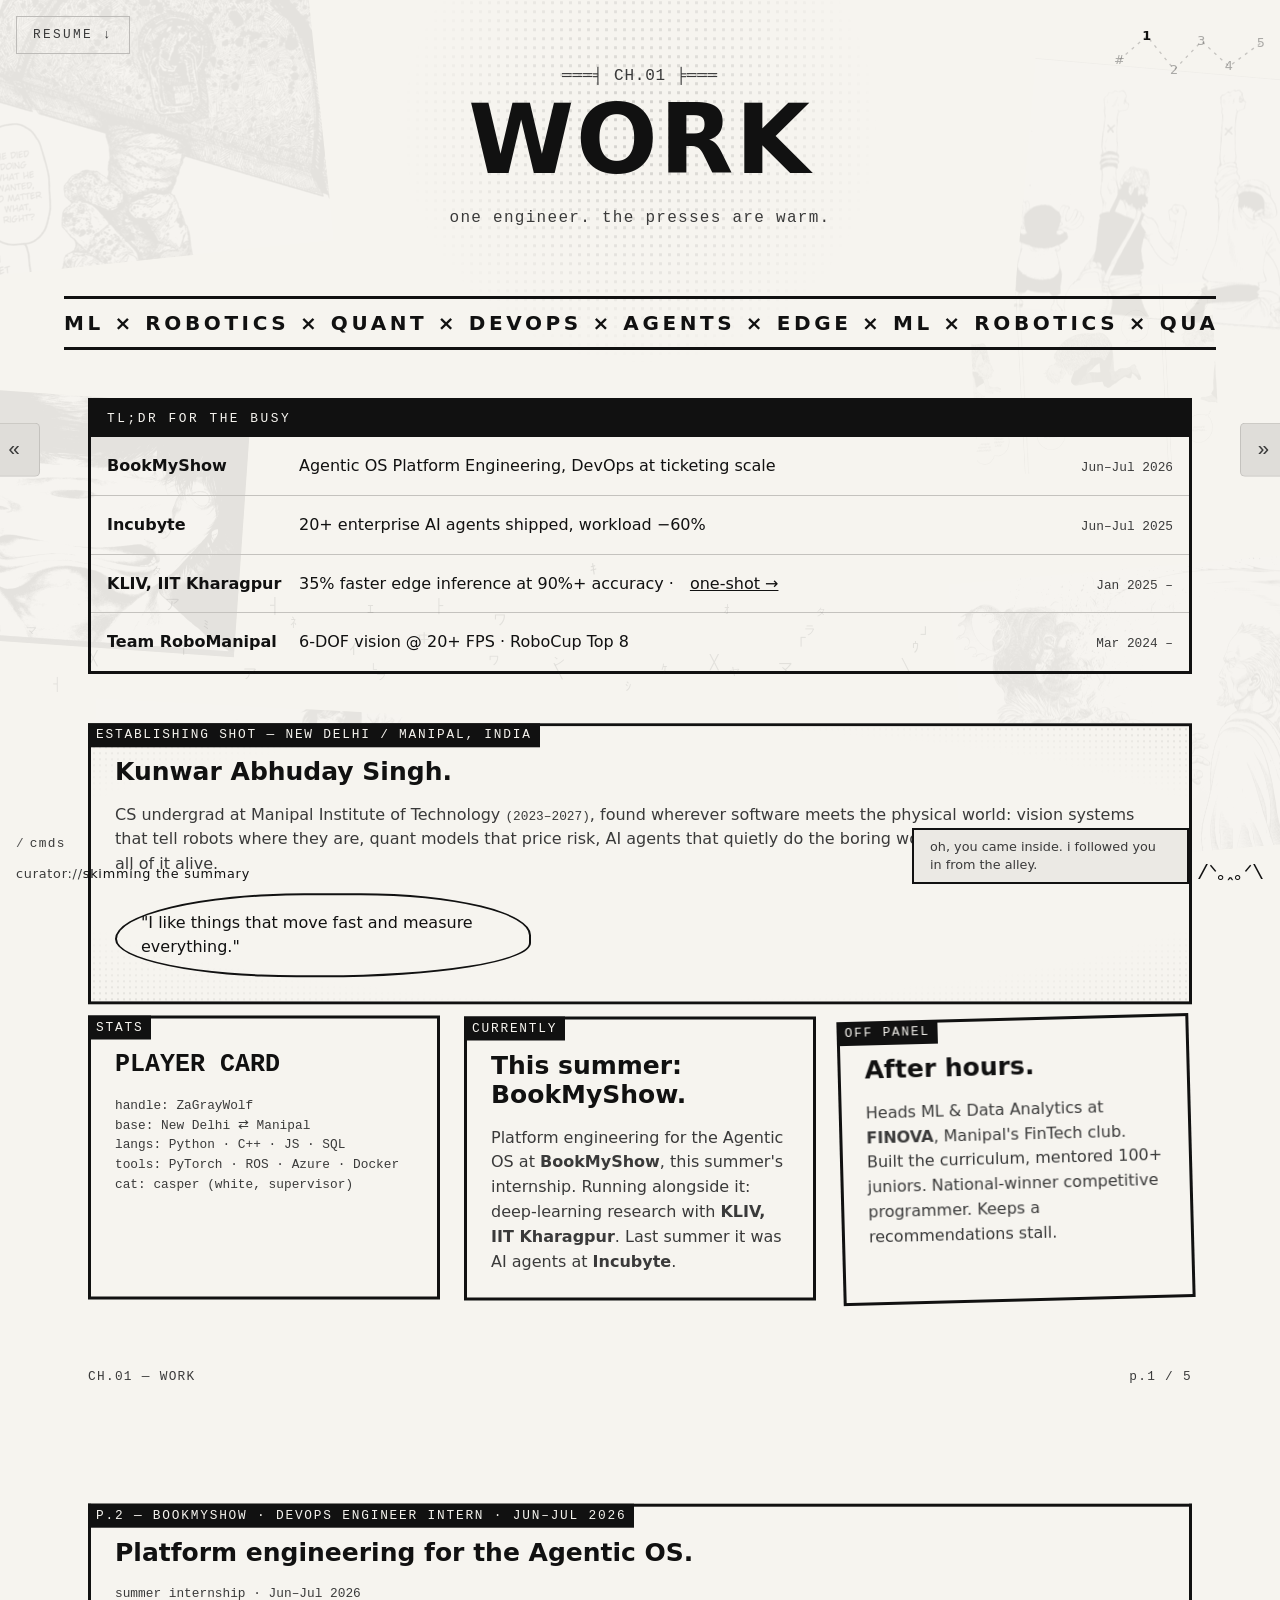
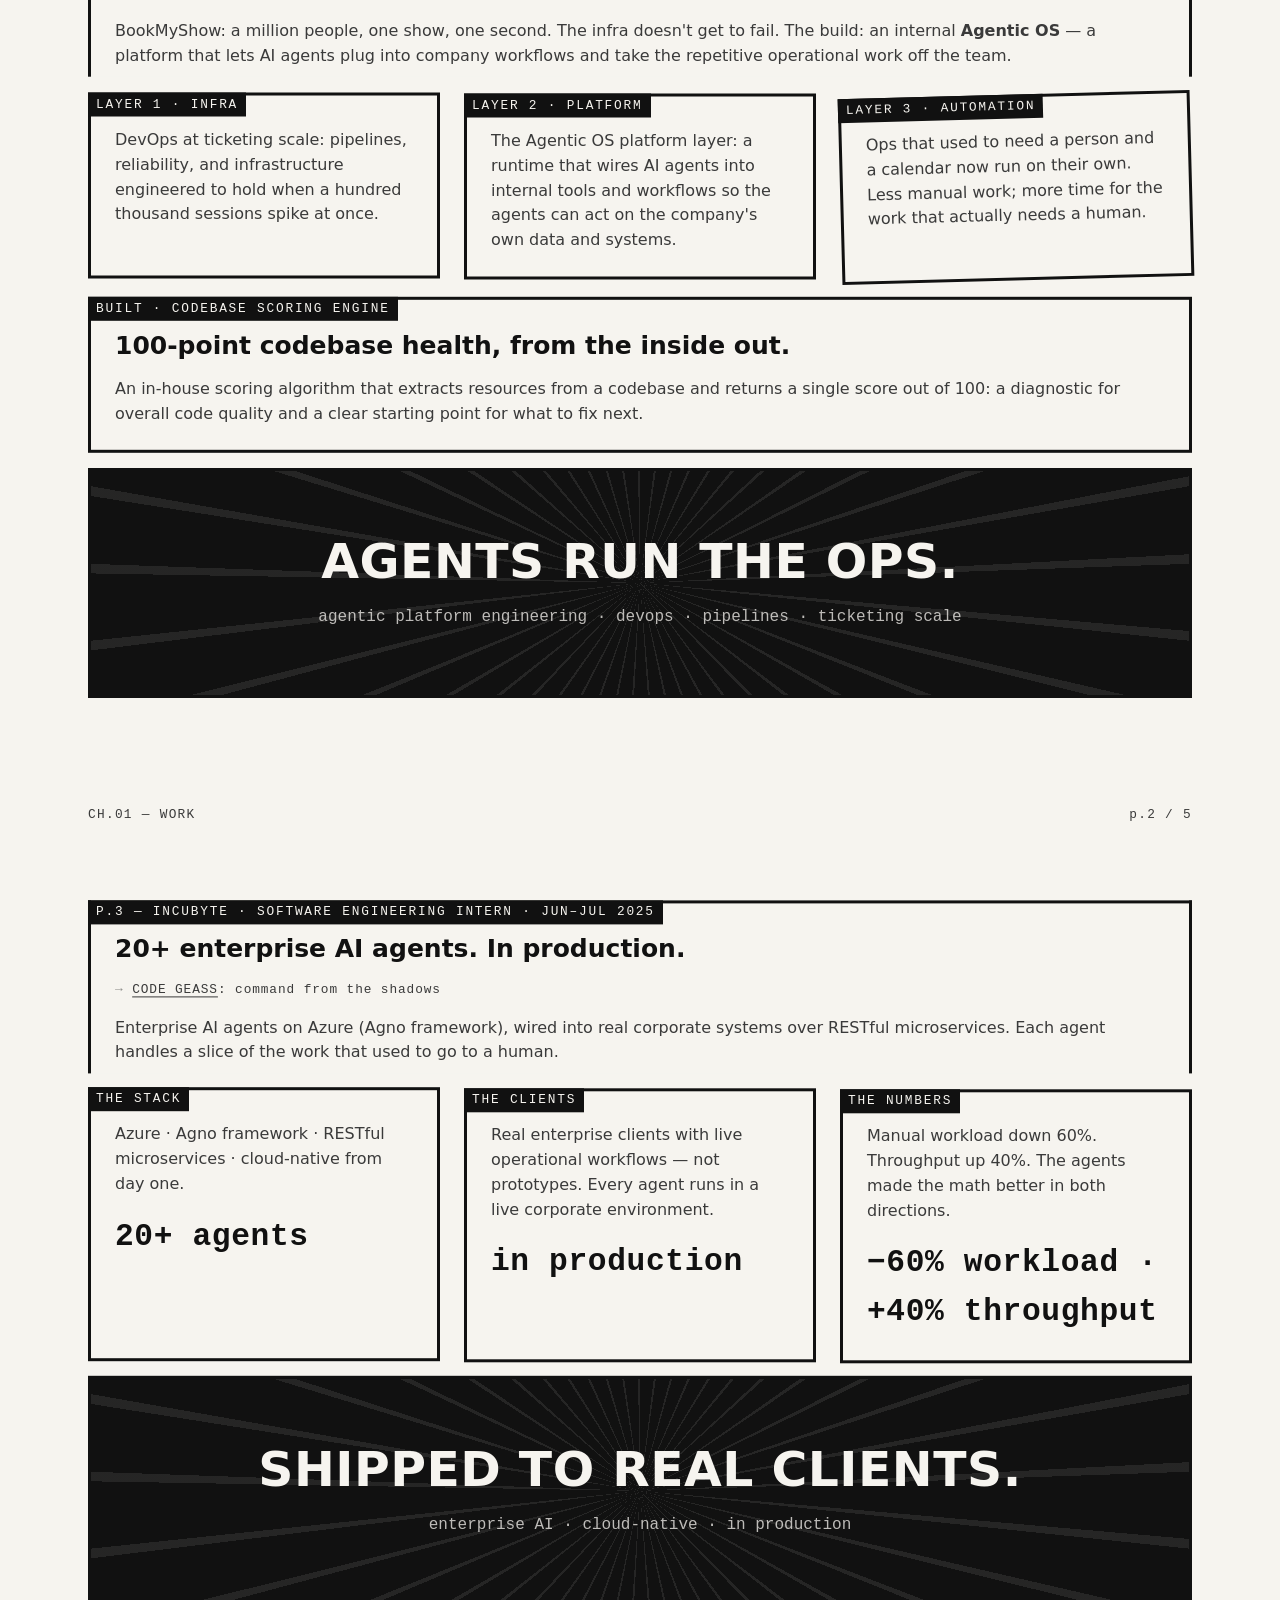
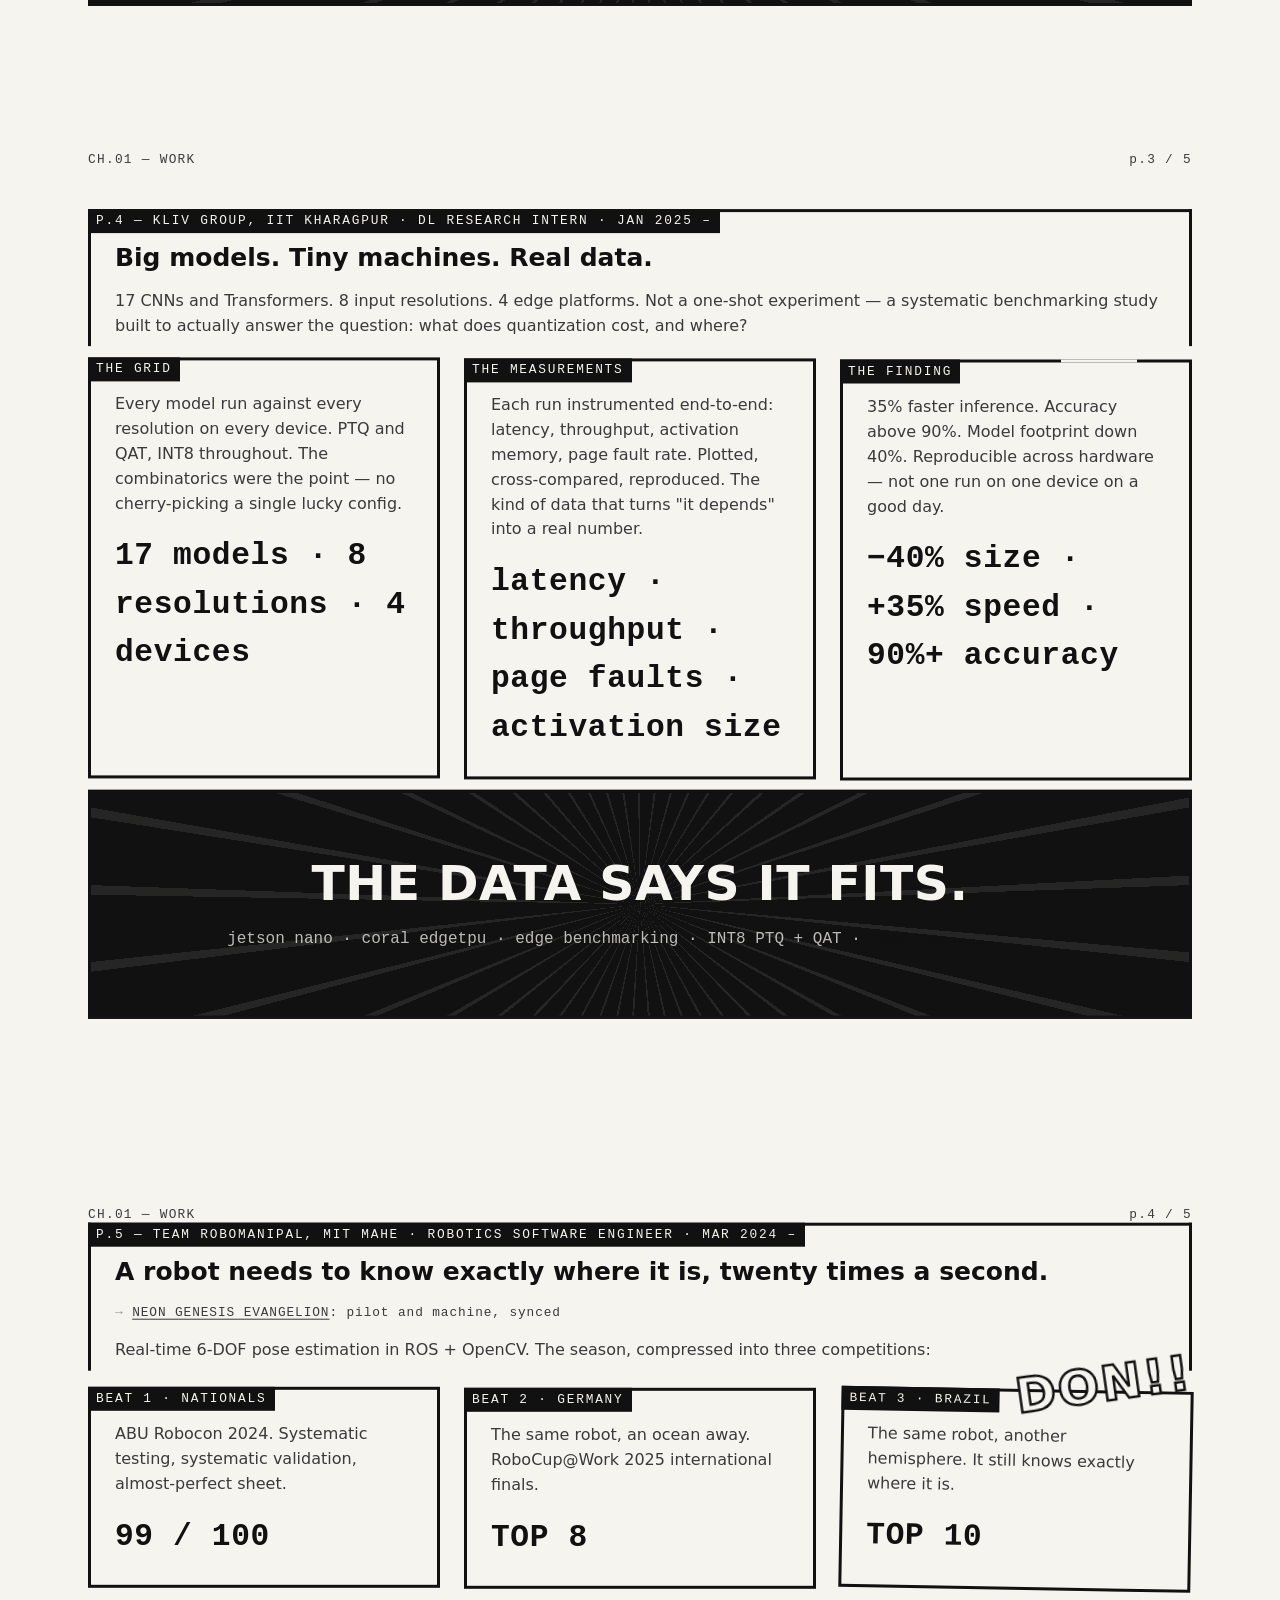
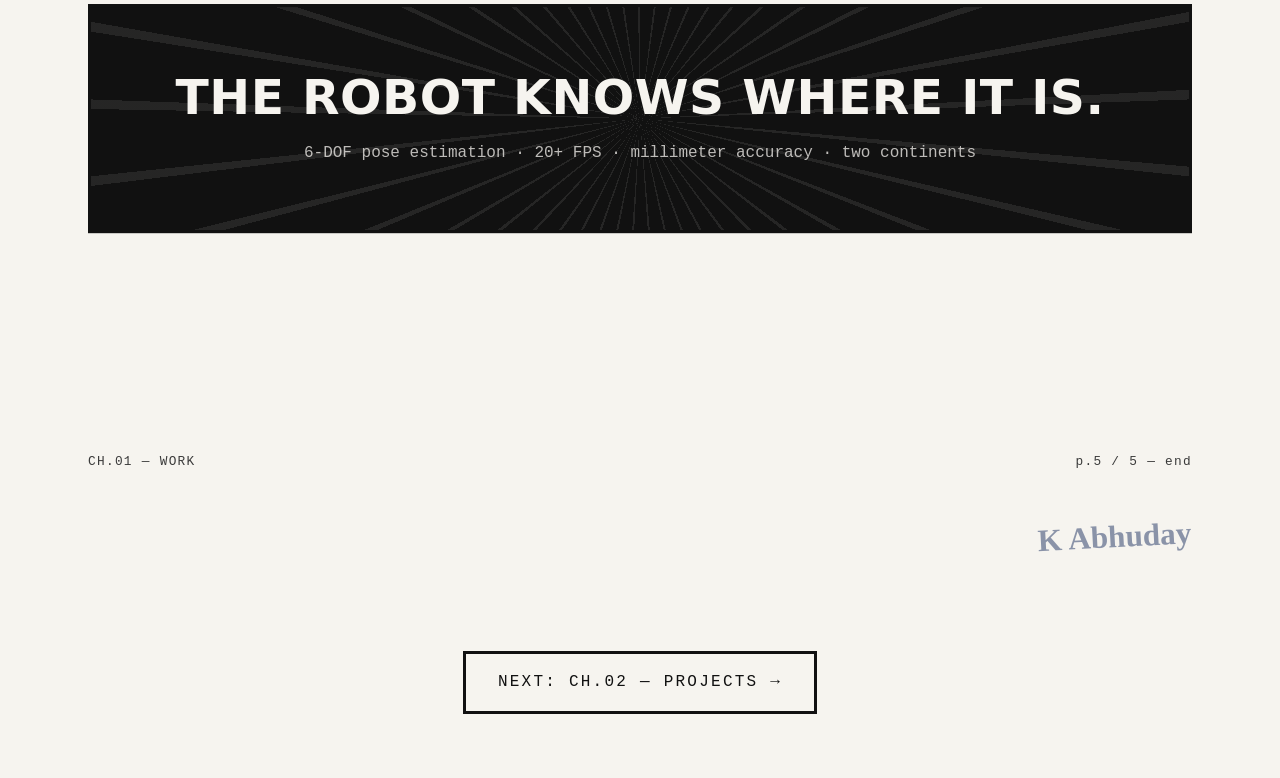
<file: work.html>
<!DOCTYPE html>
<html lang="en">
<head>
<meta charset="UTF-8">
<meta name="viewport" content="width=device-width, initial-scale=1.0, viewport-fit=cover">
<title>CH.01 — WORK · ZaGrayWolf</title>
<meta name="description" content="Kunwar Abhuday Singh's work, drawn as a manga chapter — BookMyShow Agentic OS Platform, Incubyte AI agents, KLIV edge research, RoboManipal robotics.">
<meta name="theme-color" content="#f6f4ef">
<link rel="canonical" href="https://zagraywolf.github.io/work.html">
<link rel="icon" href="assets/img/favicon.svg" type="image/svg+xml">
<link rel="manifest" href="/manifest.webmanifest">
<link rel="apple-touch-icon" href="/assets/img/apple-touch-icon.png">
<!-- modulepreload: flatten the ES-module boot waterfall (all always-loaded; pure load speedup, no behaviour change). ?v= bumped by the site-wide sed. -->
<link rel="modulepreload" href="/js/main.js?v=4.66">
<link rel="modulepreload" href="/js/config.js?v=4.66">
<link rel="modulepreload" href="/js/ticker.js?v=4.66">
<link rel="modulepreload" href="/js/curator.js?v=4.66">
<link rel="modulepreload" href="/js/cat.js?v=4.66">
<link rel="modulepreload" href="/js/hud.js?v=4.66">
<link rel="modulepreload" href="/js/transition.js?v=4.66">
<link rel="modulepreload" href="/js/timeofday.js?v=4.66">
<link rel="modulepreload" href="/js/narrator.js?v=4.66">
<link rel="modulepreload" href="/js/analytics.js?v=4.66">
<link rel="modulepreload" href="/js/palette.js?v=4.66">
<link rel="modulepreload" href="/js/resume-preview.js?v=4.66">
<link rel="modulepreload" href="/js/dynamic-menu.js?v=4.66">
<meta property="og:type" content="website">
<meta property="og:title" content="CH.01 — WORK · ZaGrayWolf">
<meta property="og:description" content="Kunwar Abhuday Singh's work, drawn as a manga chapter — BookMyShow Agentic OS Platform, Incubyte AI agents, KLIV edge research, RoboManipal robotics.">
<meta property="og:url" content="https://zagraywolf.github.io/work.html">
<meta property="og:image" content="https://zagraywolf.github.io/assets/img/og.png">
<meta name="twitter:card" content="summary_large_image">
<meta name="twitter:image" content="https://zagraywolf.github.io/assets/img/og.png">
<meta property="og:site_name" content="ZaGrayWolf">
<meta property="og:locale" content="en_US">
<meta property="og:image:alt" content="ZaGrayWolf: a night-alley portfolio by Kunwar Abhuday Singh">
<meta name="twitter:title" content="CH.01 — WORK · ZaGrayWolf">
<meta name="twitter:description" content="Kunwar Abhuday Singh's work, drawn as a manga chapter — BookMyShow Agentic OS Platform, Incubyte AI agents, KLIV edge research, RoboManipal robotics.">
<link rel="stylesheet" href="css/tokens.css?v=4.66">
<link rel="stylesheet" href="css/base.css?v=4.66">
<link rel="stylesheet" href="css/paper.css?v=4.66">
<link rel="stylesheet" href="css/panels.css?v=4.66">
</head>
<body data-page="work" data-cat="off" class="world-paper">
<a class="skip-link" href="#main">skip to content</a>
<a class="hud-resume" href="resume.html">RESUME ↓</a>
<a class="edge-tab edge-tab--prev" href="index.html" aria-label="Return to the alley (start)"><span class="edge-tab-icon" aria-hidden="true">«</span><span class="edge-tab-label">THE ALLEY</span></a>
<a class="edge-tab edge-tab--next" href="projects.html" aria-label="Next chapter: Projects"><span class="edge-tab-icon" aria-hidden="true">»</span><span class="edge-tab-label">PROJECTS</span></a>

<div class="manga-bg" aria-hidden="true">
  <img src="assets/img/panels/p-2024-09-20-01.jpg" alt="" loading="lazy" decoding="async" fetchpriority="low">
  <img src="assets/img/panels/p-2024-11-21-06.jpg" alt="" loading="lazy" decoding="async" fetchpriority="low">
  <img src="assets/img/panels/p-2025-03-17-14.jpg" alt="" loading="lazy" decoding="async" fetchpriority="low">
  <img src="assets/img/panels/p-2025-06-22-19.jpg" alt="" loading="lazy" decoding="async" fetchpriority="low">
  <img src="assets/img/panels/p-2025-12-19-26.jpg" alt="" loading="lazy" decoding="async" fetchpriority="low">
  <img src="assets/img/panels/p-2026-05-22-31.jpg" alt="" loading="lazy" decoding="async" fetchpriority="low">
</div>
<main class="chapter" id="main">

  <!-- ════ cover ════ -->
  <header class="cover" data-narrate="entering CH.01 — WORK">
    <p class="chapter-kicker" aria-hidden="true">═══╡ CH.01 ╞═══</p>
    <h1>WORK</h1>
    <p class="cover-sub">one engineer. the presses are warm.</p>
  </header>

  <div class="marquee" aria-hidden="true"><span>ML × ROBOTICS × QUANT × DEVOPS × AGENTS × EDGE × ML × ROBOTICS × QUANT × DEVOPS × AGENTS × EDGE ×&nbsp;</span></div>

  <!-- ════ recruiter skim layer ════ -->
  <section class="tldr" aria-label="Work summary" data-narrate="skimming the summary">
    <p class="tldr-title">TL;DR FOR THE BUSY</p>
    <ul>
      <li><b>BookMyShow</b> Agentic OS Platform Engineering, DevOps at ticketing scale <span class="mono">Jun–Jul 2026</span></li>
      <li><b>Incubyte</b> 20+ enterprise AI agents shipped, workload −60% <span class="mono">Jun–Jul 2025</span></li>
      <li><b>KLIV, IIT Kharagpur</b> 35% faster edge inference at 90%+ accuracy · <a href="oneshot.html">one-shot →</a> <span class="mono">Jan 2025 –</span></li>
      <li><b>Team RoboManipal</b> 6-DOF vision @ 20+ FPS · RoboCup Top 8 <span class="mono">Mar 2024 –</span></li>
    </ul>
  </section>

  <!-- ════ p.1 — establishing: the protagonist ════ -->
  <section class="page" aria-label="About Abhuday" data-narrate="establishing the protagonist">
    <article class="panel panel--12 panel--tone reveal">
      <span class="panel-caption">ESTABLISHING SHOT — NEW DELHI / MANIPAL, INDIA</span>
      <h2>Kunwar Abhuday Singh.</h2>
      <p>CS undergrad at Manipal Institute of Technology <span class="mono">(2023–2027)</span>, found wherever software meets the physical world: vision systems that tell robots where they are, quant models that price risk, AI agents that quietly do the boring work, and the pipelines that keep all of it alive.</p>
      <p class="bubble">"I like things that move fast and measure everything."</p>
    </article>

    <article class="panel panel--4 reveal">
      <span class="panel-caption">STATS</span>
      <h2 style="font-family:var(--mono)">PLAYER CARD</h2>
      <p class="mono">handle: ZaGrayWolf<br>
      base: New Delhi ⇄ Manipal<br>
      langs: Python · C++ · JS · SQL<br>
      tools: PyTorch · ROS · Azure · Docker<br>
      cat: casper (white, supervisor)</p>
    </article>

    <article class="panel panel--4 reveal">
      <span class="panel-caption">CURRENTLY</span>
      <h2>This summer: BookMyShow.</h2>
      <p>Platform engineering for the Agentic OS at <b>BookMyShow</b>, this summer's internship. Running alongside it: deep-learning research with <b>KLIV, IIT Kharagpur</b>. Last summer it was AI agents at <b>Incubyte</b>.</p>
    </article>

    <article class="panel panel--4 panel--tilt reveal">
      <span class="panel-caption">OFF PANEL</span>
      <h2>After hours.</h2>
      <p>Heads ML &amp; Data Analytics at <b>FINOVA</b>, Manipal's FinTech club. Built the curriculum, mentored 100+ juniors. National-winner competitive programmer. Keeps a recommendations stall.</p>
    </article>
    <p class="folio panel--12" aria-hidden="true"><span>CH.01 — WORK</span><span>p.1 / 5</span></p>
  </section>

  <!-- p.1b WHO photo-wall removed — photos now flash through page transitions
       (transition.js) so the chapter stays pure content. The role-matched
       insets below stay (one apt photo per role). -->

  <!-- ════ job beat pages (p.2…) render from data/work.json via js/work.js ════
       Edit the JSON to add/change a job; folios auto-number. The cover, TL;DR,
       and the establishing page above are the static no-JS floor. -->

  <p class="about-sign" aria-label="signed, K Abhuday">K Abhuday</p>
  <a class="next-chapter" href="projects.html" data-narrate="preparing to leave for PROJECTS">NEXT: CH.02 — PROJECTS →</a>
</main>

<nav class="hud-map" aria-label="Site minimap">[<a href="index.html" data-node="alley" aria-label="Alley — home">#</a>]─[<a href="work.html" data-node="work" aria-label="Chapter 1 — work">1</a>]─[<a href="projects.html" data-node="projects" aria-label="Chapter 2 — projects">2</a>]─[<a href="papers.html" data-node="papers" aria-label="Chapter 3 — wins">3</a>]─[<a href="resume.html" data-node="resume" aria-label="Chapter 4 — resume">4</a>]─[<a href="stall.html" data-node="stall" aria-label="Chapter 5 — the stall">5</a>]</nav>

<canvas id="curator-canvas" class="fx-canvas" aria-hidden="true"></canvas>
<script type="module" src="js/main.js?v=4.66"></script>
</body>
</html>
</file>
<file: css/tokens.css>
/* A2 — design tokens. Single source for color/type/space/z. No magic values elsewhere. */
:root{
  /* the night world is intentionally dark — declare it so browsers with a
     force-dark / "night mode" filter (e.g. Brave) DON'T re-tint it and wash the
     scene out. Paper chapters override to light (base.css .world-paper). */
  color-scheme: only dark;
  /* night world */
  --bg:        #07070c;
  --bg-dawn:   #11131d;   /* contact scene */
  --neon-cyan: #7df9ff;   /* curator, primary signs */
  --neon-mag:  #ff3da6;   /* hover, startle, alerts */
  --amber:     #ffb347;   /* the stall ONLY (+ cat collar, session counter) */
  --dim:       #2a3142;   /* ambient glyphs */
  --label:     #8a93a8;   /* HUD text */

  /* paper world */
  --paper:     #f6f4ef;
  --ink:       #111111;
  --ink-soft:  #3a3a3a;

  /* type scale (1.25 ratio, 16px base) */
  --t-0: 0.8rem;  --t-1: 1rem;  --t-2: 1.25rem;
  --t-3: 1.563rem; --t-4: 1.953rem; --t-5: 2.441rem; --t-6: 3.052rem;

  /* type faces (A3) */
  --mono: "MS Gothic","Osaka-Mono","Noto Sans Mono CJK JP",ui-monospace,monospace;

  /* motion vocabulary — every transition/animation draws from these */
  --ease-out:    cubic-bezier(.22,.61,.36,1);
  --ease-in-out: cubic-bezier(.65,.05,.36,1);
  --dur-1: .15s;  /* taps, focus */
  --dur-2: .25s;  /* hovers, wakes */
  --dur-3: .6s;   /* scene shifts */
  --dur-4: .8s;   /* veils, reveals */

  /* spacing (8px grid) */
  --s-1: .5rem; --s-2: 1rem; --s-3: 1.5rem; --s-4: 2rem; --s-6: 3rem; --s-8: 4rem;

  /* z-layers (fixed, documented, never improvised) */
  --z-flows: 1;      /* helix/streams canvas */
  --z-content: 10;   /* panels, text */
  --z-cat: 50;
  --z-curator: 60;
  --z-hud: 70;       /* minimap, state line */
  --z-transition: 90;
  --z-game: 100;     /* CRT window */

  /* time-of-day: js/timeofday.js sets body[data-tod]; the map below tints the
     night sky per phase, drawn only from the tokens above (no magic colors).
     Default = deep night, so JS-off / unset reads exactly as before. */
  --tod-bg:   var(--bg);
  --tod-haze: transparent;
  --tod-day:  0;   /* 0 night … 1 bright midday — js/timeofday.js drives the alley day-cycle */
}

/* phase → night-sky tint. The alley stays nocturnal; these are subtle shifts
   in the *quality* of the dark, never a bright day. --tod-haze is the horizon
   glow color the scene reaches for. */
/* Tokyo-night CRT palette: the shift stays in the COOL family at every hour
   (indigo bg-dawn / blue-grey dim / cyan) — never warm, so the alley keeps its
   bluish neon look around the clock. Subtle by design (87–100% base). */
body[data-tod="dead-night"]{ --tod-bg: var(--bg); --tod-haze: color-mix(in srgb, var(--neon-cyan) 18%, transparent); }
body[data-tod="predawn"]   { --tod-bg: color-mix(in srgb, var(--bg) 90%, var(--bg-dawn)); --tod-haze: color-mix(in srgb, var(--neon-cyan) 22%, var(--bg-dawn)); }
body[data-tod="dawn"]      { --tod-bg: color-mix(in srgb, var(--bg) 89%, var(--bg-dawn)); --tod-haze: color-mix(in srgb, var(--neon-cyan) 30%, var(--bg-dawn)); }
body[data-tod="day"]       { --tod-bg: color-mix(in srgb, var(--bg) 87%, var(--dim));     --tod-haze: color-mix(in srgb, var(--neon-cyan) 28%, var(--dim)); }
body[data-tod="dusk"]      { --tod-bg: color-mix(in srgb, var(--bg) 89%, var(--bg-dawn)); --tod-haze: color-mix(in srgb, var(--neon-cyan) 24%, var(--bg-dawn)); }
body[data-tod="night"]     { --tod-bg: color-mix(in srgb, var(--bg) 93%, var(--bg-dawn)); --tod-haze: color-mix(in srgb, var(--neon-cyan) 30%, var(--bg)); }

/* phones: nudge the smallest text up (~+7%) so mono meta/caption lines read
   better; desktop keeps 0.8rem. */
@media (max-width:700px){ :root{ --t-0: 0.86rem; } }
</file>
<file: css/base.css>
/* base.css — reset, type, focus, skip-link (B1/A8). World-agnostic. */

*,*::before,*::after{ box-sizing:border-box; }

/* Brave/Chromium "auto dark" (night mode) DISABLES itself on any page that uses
   the prefers-color-scheme media feature — it assumes the author handles dark and
   stops inverting. We're an always-dark site, so we never needed a dark query...
   which is exactly why Brave felt free to wash us out. Declaring one here is the
   documented opt-out (brave-browser issues #51447 / #51725). Reaffirms our intent;
   changes nothing visually since the site is already dark. */
@media (prefers-color-scheme: dark){
  :root{ color-scheme: dark; background-color: var(--bg); }
}
@media (prefers-color-scheme: light){
  .world-paper{ color-scheme: light; background-color: var(--paper); }
}

html{
  -webkit-text-size-adjust:100%;
  -webkit-tap-highlight-color:transparent;   /* kill the grey/blue tap flash on touch; :active gives our own feedback */
  overscroll-behavior-y:none;                /* no rubber-band scroll-chaining into the address bar */
}

body{
  margin:0;
  font-family:var(--mono);
  font-size:var(--t-1);
  line-height:1.6;
  background:var(--bg);
  color:var(--label);
}

img,canvas,svg,video{ display:block; max-width:100%; }

h1,h2,h3,p,ul,ol,figure,pre{ margin:0; }

a{ color:inherit; }

button{
  font:inherit; color:inherit; background:none; border:0; padding:0; cursor:pointer;
}

/* ---- worlds ------------------------------------------------------- */
.world-paper{
  color-scheme: only light;   /* paper chapters are light on purpose — keep browser dark-mode filters off them too */
  background:var(--paper);
  color:var(--ink);
  font-family:"Inter",system-ui,sans-serif; /* self-hosted subset arrives with P2+ chapters */
  overflow-x:clip;   /* contain the .marquee full-bleed negative margins + any panel spill so phones get no horizontal scroll / right-edge clipping (alley + stall already do this in their own files) */
}
.world-paper a{ color:var(--ink); }

/* ---- skip link (A8) ------------------------------------------------ */
.skip-link{
  position:absolute; left:var(--s-2); top:calc(-1 * var(--s-8));
  z-index:var(--z-hud);
  padding:var(--s-1) var(--s-2);
  font-family:var(--mono); font-size:var(--t-0); letter-spacing:.08em;
  background:var(--bg); color:var(--neon-cyan);
  border:1px solid var(--neon-cyan);
  transition:top var(--dur-1) var(--ease-out);
}
.skip-link:focus-visible{ top:var(--s-2); z-index:var(--z-transition); }

/* recruiter escape hatch — whimsy for explorers, 30-second clarity for
   everyone hiring. Always visible, every page. */
.hud-resume{
  position:fixed; left:calc(var(--s-2) + env(safe-area-inset-left)); top:calc(var(--s-2) + env(safe-area-inset-top));
  z-index:var(--z-hud);
  font-family:var(--mono); font-size:var(--t-0); letter-spacing:.18em;
  text-decoration:none;
  color:var(--label);
  border:1px solid var(--dim);
  padding:var(--s-1) var(--s-2);
  transition:color var(--dur-2) var(--ease-out), border-color var(--dur-2) var(--ease-out);
}
.hud-resume:hover, .hud-resume:focus-visible{
  color:var(--neon-cyan);
  border-color:color-mix(in srgb, var(--neon-cyan) 55%, var(--dim));
}
/* the alley is the landing page — the hatch runs 15% bigger there */
body[data-page="alley"] .hud-resume{
  font-size:calc(var(--t-0) * 1.15);
  padding:calc(var(--s-1) * 1.15) calc(var(--s-2) * 1.15);
}
.world-paper .hud-resume{ color:var(--ink-soft); border-color:color-mix(in srgb, var(--ink) 25%, var(--paper)); }
.world-paper .hud-resume:hover, .world-paper .hud-resume:focus-visible{ color:var(--ink); border-color:var(--ink); }

/* dwell-to-peek thumbnail (js/resume-preview.js) — 2s hover on the hatch.
   A pre-rendered JPEG of page 1 (assets/img/resume-thumb.jpg), cropped to the
   top ~55% by the card height. An image, not a PDF iframe: no viewer chrome
   can leak (Safari's PDF controls escape overflow clipping). Click = open full. */
.resume-peek{
  --peek-w:180px;          /* displayed thumbnail width */
  --peek-crop:.55;         /* show ~the top 55% of the page */
  display:block; position:fixed; left:var(--s-2); top:calc(var(--s-2) + var(--s-8));
  z-index:var(--z-hud);
  width:var(--peek-w);
  height:calc(var(--peek-w) * 1.294 * var(--peek-crop)); /* thumb ratio (621/480) × crop */
  border:1px solid var(--dim); border-radius:10px;
  background:var(--paper);
  box-shadow:0 8px 30px rgba(0,0,0,.45);
  overflow:hidden; cursor:pointer; text-decoration:none;
  opacity:0; transform:translateY(-6px);
  transition:opacity var(--dur-2) var(--ease-out), transform var(--dur-2) var(--ease-out), border-color var(--dur-2) var(--ease-out);
}
.resume-peek.is-on{ opacity:1; transform:none; }
.resume-peek:hover, .resume-peek:focus-visible{ border-color:var(--neon-cyan); }
.resume-peek img{
  width:100%; display:block;   /* top of the page shows; card height crops the rest */
}
.resume-peek-hint{
  position:absolute; left:0; right:0; bottom:0;
  padding:var(--s-1) var(--s-2);
  font-family:var(--mono); font-size:var(--t-0); letter-spacing:.12em;
  color:var(--paper); background:color-mix(in srgb, var(--ink) 82%, transparent);
  text-align:center; white-space:nowrap;
}
@media (prefers-reduced-motion:reduce){
  .resume-peek{ transition:none; transform:none; }
}

/* ---- focus (A8) ----------------------------------------------------- */
:focus{ outline:none; }
:focus-visible{
  outline:2px solid var(--neon-cyan);
  outline-offset:3px;
}
.world-paper :focus-visible{ outline-color:var(--ink); }

/* ---- shared decorations -------------------------------------------- */
[aria-hidden="true"]{ user-select:none; }

.fx-canvas{
  position:fixed; inset:0;
  width:100%; height:100%;
  pointer-events:none;
}
#curator-canvas{ z-index:var(--z-curator); }
#flows-canvas{ z-index:var(--z-flows); }

/* subtle CRT scanlines — atmosphere, not costume (from curator demo) */
.scan{
  position:fixed; inset:0; pointer-events:none;
  z-index:var(--z-curator);
  background:repeating-linear-gradient(0deg,rgba(0,0,0,.22) 0 1px,transparent 1px 3px);
  mix-blend-mode:multiply;
}

/* ---- cat (C5) ------------------------------------------------------- */
.cat{
  position:fixed; left:0; top:0;
  width:32px; height:32px;
  z-index:var(--z-cat);
  image-rendering:pixelated;
  background-repeat:no-repeat;
  cursor:pointer;
}
.cat::after{ /* 44px pet hitbox (C5) */
  content:""; position:absolute; inset:-6px;
}
.cat-heart{
  position:fixed;
  z-index:var(--z-cat);
  color:var(--neon-mag);
  font-family:var(--mono); font-size:var(--t-2);
  pointer-events:none;
  animation:heart-float 1s ease-out forwards;
}
@keyframes heart-float{
  from{ opacity:1; transform:translateY(0); }
  to{ opacity:0; transform:translateY(-48px); }
}

/* ---- HUD (A7) -------------------------------------------------------- */
.hud-state{
  position:fixed; left:calc(var(--s-2) + env(safe-area-inset-left)); bottom:calc(var(--s-2) + env(safe-area-inset-bottom));
  z-index:var(--z-hud);
  pointer-events:none;
  font-size:var(--t-0); letter-spacing:.06em;
  color:var(--label);
}
.hud-state b{ font-weight:normal; color:var(--neon-cyan); }
.hud-state b.is-hot{ color:var(--neon-mag); }
/* the narrator flicks the label on each change — a brief life, not a strobe */
.hud-state b.is-narrate{ animation:narrate-flick var(--dur-3) var(--ease-out); }
@keyframes narrate-flick{
  0%{ opacity:.25; }
  30%{ opacity:1; }
  100%{ opacity:1; }
}

.hud-map{
  position:fixed; right:calc(var(--s-2) + env(safe-area-inset-right)); top:calc(var(--s-2) + env(safe-area-inset-top));
  z-index:var(--z-hud);
  font-size:var(--t-0); letter-spacing:.04em;
  color:var(--dim);
}
.hud-map a{
  color:var(--label); text-decoration:none;
  padding:var(--s-1) 2px; /* generous tap/click target without changing the glyph look */
}
.hud-map a.is-visited{ opacity:.4; }                               /* dimmed: already explored */
.hud-map a[aria-current="page"]{ color:var(--neon-cyan); text-shadow:0 0 8px var(--neon-cyan); }   /* active */
/* hovering a node = the curator is considering that route — glows cyan (its
   colour), echoed by the swarm drifting toward it + the "escorting to…" line */
.hud-map a:hover, .hud-map a:focus-visible{ color:var(--neon-cyan); text-shadow:0 0 8px color-mix(in srgb, var(--neon-cyan) 55%, transparent); }

/* ---- constellation layout (js/dynamic-menu.js enhances the static line) ----
   The straight "[#]─[1]─…" becomes a scattered star-chart route: the same
   nodes at non-collinear coords, joined by a flowing ASCII-dash trail, the
   current node pulsing. No-JS keeps the inline line. */
.hud-map.is-constellation{ width:9.5rem; height:5.25rem; }
.hud-map.is-constellation a{
  position:absolute; transform:translate(-50%, -50%);
  padding:1px 3px;                       /* compact so nodes don't collide */
}
.hud-lines{ position:absolute; inset:0; width:100%; height:100%; pointer-events:none; overflow:visible; z-index:-1; }
.hud-lines polyline{
  fill:none; stroke:var(--dim); stroke-width:1.3; vector-effect:non-scaling-stroke;
  stroke-dasharray:3 5; opacity:.75;
  animation:route-flow 7s linear infinite;     /* energy flows along the trail */
}
@keyframes route-flow{ to{ stroke-dashoffset:-32; } }
.hud-map.is-constellation a.is-active{ animation:node-pulse 3.2s var(--ease-in-out) infinite; }
@keyframes node-pulse{ 0%,100%{ opacity:.82; } 50%{ opacity:1; } }
@media (max-width:560px){ .hud-map.is-constellation{ width:8rem; height:4.5rem; } }
@media (max-width:380px){ .hud-map.is-constellation{ width:7rem; height:4rem; } }
/* touch: enlarge the corner HUD controls to real tap targets (≥44px) */
@media (pointer: coarse){
  .hud-resume{ padding:var(--s-2) var(--s-3); }
  .hud-audio{ padding:var(--s-1) var(--s-2); }
  .hud-map.is-constellation a{ padding:7px 9px; }
}

/* ---- time-of-day clock (JS-injected, night world only) ----------------
   The site reading the visitor's real hour, etched faint in the free corner.
   Decorative + aria-hidden; the phase tint it announces lives on the body. */
.tod-clock{
  position:fixed; right:calc(var(--s-2) + env(safe-area-inset-right)); bottom:calc(var(--s-2) + env(safe-area-inset-bottom));
  z-index:var(--z-hud); pointer-events:none;
  display:flex; flex-direction:column; align-items:flex-end;
  font-size:var(--t-0); letter-spacing:.08em; line-height:1.25;
  color:var(--label); opacity:.62;
}
.tod-clock .tod-time{ color:color-mix(in srgb, var(--label) 55%, var(--tod-haze)); font-variant-numeric:tabular-nums; }
.tod-clock .tod-label{ font-size:.7rem; opacity:.8; }

/* ---- ambient-sound toggle (JS-injected, alley only) -------------------
   Sits just above the time-of-day clock in the free bottom-right corner.
   Off by default; lights cyan when the generative lo-fi is playing. */
.hud-audio{
  /* safe-area on both axes so it rises WITH the clock on notched phones — the
     clock had the inset but this didn't, so on a home-bar phone the clock climbed
     into this button. Desktop insets are 0 → unchanged. */
  position:fixed;
  right:calc(var(--s-2) + env(safe-area-inset-right));
  bottom:calc(var(--s-2) + 2.4rem + env(safe-area-inset-bottom));
  z-index:var(--z-hud);
  font-family:var(--mono); font-size:var(--t-0); letter-spacing:.08em;
  color:var(--label); opacity:.7;
  border:1px solid var(--dim); padding:2px var(--s-1);
  transition:color var(--dur-2) var(--ease-out), border-color var(--dur-2) var(--ease-out), opacity var(--dur-2) var(--ease-out);
}
.hud-audio:hover, .hud-audio:focus-visible{ opacity:1; color:var(--neon-cyan); border-color:color-mix(in srgb, var(--neon-cyan) 50%, var(--dim)); }
.hud-audio.is-on{ color:var(--neon-cyan); border-color:color-mix(in srgb, var(--neon-cyan) 55%, var(--dim)); opacity:1; text-shadow:0 0 8px color-mix(in srgb, var(--neon-cyan) 50%, transparent); }

/* ---- edge tabs: peek-then-expand nav (A7) ----------------------------------
   A slim tab anchored to a screen edge, vertically centred (clear of the busy
   corners and the curator's bottom line). Collapsed it shows just its glyph;
   on hover/focus it slides the label open. `--start` returns to the alley (left,
   « ); `--about` jumps to the about page (right, » ). World-agnostic — the
   paper-world override below swaps neon for ink. */
.edge-tab{
  position:fixed; top:50%; transform:translateY(-50%);
  z-index:var(--z-hud);
  display:flex; align-items:center; gap:var(--s-1);
  padding:var(--s-2) var(--s-1);
  font-family:var(--mono); font-size:var(--t-0); letter-spacing:.2em;
  text-decoration:none; white-space:nowrap;
  color:color-mix(in srgb, var(--neon-cyan) 42%, var(--label));
  background:color-mix(in srgb, var(--bg) 80%, var(--neon-cyan));
  border:1px solid var(--dim);
  box-shadow:inset 0 0 14px rgba(0,0,0,.35);
  transition:color var(--dur-2) var(--ease-out), border-color var(--dur-2) var(--ease-out), box-shadow var(--dur-2) var(--ease-out);
}
.edge-tab-icon{ font-size:var(--t-2); line-height:1; }
.edge-tab-label{
  max-width:0; overflow:hidden; opacity:0;
  transition:max-width var(--dur-3) var(--ease-out), opacity var(--dur-2) var(--ease-out);
}
.edge-tab--prev{ left:0; border-left:0; border-radius:0 5px 5px 0; }
.edge-tab--next{ right:0; border-right:0; border-radius:5px 0 0 5px; flex-direction:row-reverse; }
.edge-tab:hover, .edge-tab:focus-visible, .edge-tab:active{
  color:var(--neon-cyan);
  border-color:color-mix(in srgb, var(--neon-cyan) 55%, var(--dim));
  box-shadow:0 0 12px color-mix(in srgb, var(--neon-cyan) 18%, transparent), inset 0 0 14px color-mix(in srgb, var(--neon-cyan) 8%, transparent);
}
.edge-tab:hover .edge-tab-label, .edge-tab:focus-visible .edge-tab-label, .edge-tab:active .edge-tab-label{
  max-width:11rem; opacity:1;
}
/* paper world: ink, no neon */
.world-paper .edge-tab{
  color:var(--ink-soft);
  background:color-mix(in srgb, var(--paper) 90%, var(--ink));
  border-color:color-mix(in srgb, var(--ink) 22%, var(--paper));
  box-shadow:none;
}
.world-paper .edge-tab:hover, .world-paper .edge-tab:focus-visible{
  color:var(--ink); border-color:var(--ink); box-shadow:none;
}
@media (max-width: 700px){
  /* on phones the label would crowd the reading column — keep just the glyph */
  .edge-tab-label{ display:none; }
  .edge-tab{ padding:var(--s-1); }
}
@media (pointer: coarse){ .edge-tab{ min-width:40px; min-height:44px; justify-content:center; } }
@media (prefers-reduced-motion: reduce){ .edge-tab, .edge-tab-label{ transition:none; } }

/* ---- "About me" arrow (JoJo-style, hand-built SVG) -------------------------
   Used full-size on the home dawn strip and the stall (both via `--center`,
   in normal flow so it never fights the fixed corner HUD). White-neon arrow,
   speed-stripes, "About me" hand-lettered in; no raster, no box. */
.tbc{ display:inline-block; text-decoration:none; z-index:var(--z-content); }
.tbc--center{ display:block; width:max-content; max-width:90vw; margin:var(--s-6) auto var(--s-2); }
.tbc-svg{
  width:clamp(9rem, 16vw, 12.5rem); height:auto;
  color:var(--neon-mag);
  filter:drop-shadow(0 0 7px color-mix(in srgb, var(--neon-cyan) 60%, transparent));
  transition:transform var(--dur-2) var(--ease-out);
}
.tbc-svg text{
  font-family:"Bradley Hand","Segoe Print","Comic Sans MS",cursive;
  font-size:27px; font-weight:700; letter-spacing:.01em;
  fill:var(--bg);
}
.tbc:hover .tbc-svg, .tbc:focus-visible .tbc-svg{ transform:translateX(6px); }

/* ---- availability badge + contact CTA (A7) -----------------------------
   "Open to work" pill with a live pulsing dot, and a prominent mail CTA. Both
   world-agnostic with a .world-paper ink override. */
.availability{
  display:inline-flex; align-items:center; gap:var(--s-1);
  font-family:var(--mono); font-size:var(--t-0); letter-spacing:.16em;
  color:color-mix(in srgb, var(--neon-cyan) 72%, var(--label));
  border:1px solid color-mix(in srgb, var(--neon-cyan) 40%, var(--dim));
  border-radius:999px; padding:4px var(--s-2);
}
.availability::before{
  content:""; width:8px; height:8px; border-radius:50%; flex:none;
  background:var(--neon-cyan); box-shadow:0 0 8px var(--neon-cyan);
  animation:avail-pulse 2s var(--ease-in-out) infinite;
}
@keyframes avail-pulse{ 0%,100%{ opacity:1; transform:scale(1); } 50%{ opacity:.35; transform:scale(.65); } }
.world-paper .availability{ color:var(--ink-soft); border-color:color-mix(in srgb, var(--ink) 28%, var(--paper)); }
.world-paper .availability::before{ background:var(--ink); box-shadow:none; }

.contact-cta{
  display:inline-block;
  font-family:var(--mono); font-size:var(--t-1); letter-spacing:.16em;
  text-decoration:none;
  color:var(--neon-cyan);
  border:1px solid color-mix(in srgb, var(--neon-cyan) 50%, var(--dim));
  padding:var(--s-2) var(--s-4); border-radius:3px;
  text-shadow:0 0 8px color-mix(in srgb, var(--neon-cyan) 45%, transparent);
  transition:color var(--dur-2) var(--ease-out), border-color var(--dur-2) var(--ease-out);
}
.contact-cta:hover, .contact-cta:focus-visible{
  color:var(--neon-mag); border-color:var(--neon-mag);
}
/* homepage CTA sits a touch smaller than the about-page one */
body[data-page="alley"] .contact-cta{ font-size:calc(var(--t-1) * 0.87); padding:calc(var(--s-2) * 0.87) calc(var(--s-4) * 0.87); }
.world-paper .contact-cta{ color:var(--ink); border-color:var(--ink); text-shadow:none; }
.world-paper .contact-cta:hover, .world-paper .contact-cta:focus-visible{ background:var(--ink); color:var(--paper); }
@media (prefers-reduced-motion: reduce){ .availability::before{ animation:none; } }

/* ---- boot veil (JS-injected; no-JS users never see it) ---------------- */
.boot-veil{
  position:fixed; inset:0;
  z-index:var(--z-transition);
  display:flex; flex-direction:column;
  align-items:center; justify-content:center;
  gap:var(--s-2);
  background:var(--bg);
  font-family:var(--mono); font-size:var(--t-1); letter-spacing:.08em;
  color:var(--neon-cyan);
  transition:opacity var(--dur-2) var(--ease-out);
}
.boot-veil.is-done{ opacity:0; pointer-events:none; }
.boot-veil .boot-box{
  display:flex; flex-direction:column; gap:var(--s-2); align-items:flex-start;
  transition:transform var(--dur-3) var(--ease-out), opacity var(--dur-3) var(--ease-out);
}
.boot-veil.is-done .boot-box{ transform:translateY(-14px); opacity:0; }
.boot-veil .boot-cursor{ animation:boot-blink 1s steps(1) infinite; opacity:.9; }
.boot-veil .boot-bar{ color:var(--dim); font-size:var(--t-0); letter-spacing:0; }
/* a stub visited cold still boots in its own world's colors */
.world-paper .boot-veil{ background:var(--paper); color:var(--ink); }
.world-paper .boot-veil .boot-bar{ color:var(--ink-soft); }
@keyframes boot-blink{ 50%{ opacity:0; } }

/* ---- transition veil (C7) — the dark beat between pages ---------------- */
.transition-veil{
  position:fixed; inset:0;
  z-index:var(--z-transition);
  background:
    repeating-linear-gradient(0deg, rgba(0,0,0,.18) 0 1px, transparent 1px 3px),
    radial-gradient(120% 90% at 50% 50%, var(--bg) 60%, #000),
    var(--bg);
  opacity:0;
  pointer-events:none;
  transition:opacity var(--dur-3) var(--ease-in-out);
}
.transition-veil.is-on{ opacity:1; }

/* photo flashes that ride the veil between chapters — grayscale field-notes,
   now translucent + soft-blurred so they drift past like a half-remembered
   dream rather than slapping the screen. Self-removing; never under
   reduced-motion (transitions don't run there). */
.transition-flash{
  position:fixed; inset:0;
  z-index:calc(var(--z-transition) + 1);
  width:100%; height:100%;
  object-fit:cover;
  filter:grayscale(1) contrast(.92) blur(3px);
  mix-blend-mode:screen;        /* ghosts over the dark veil instead of covering it */
  opacity:0;
  pointer-events:none;
  animation:flash-pulse 440ms var(--ease-in-out) forwards;
}
@keyframes flash-pulse{
  0%{   opacity:0;   transform:scale(1.1); }
  45%{  opacity:.32; transform:scale(1.04); }
  70%{  opacity:.26; transform:scale(1.02); }
  100%{ opacity:0;   transform:scale(1); }
}

/* glyph-swarm portal — the minimap (fast-travel) departure ceremony. ASCII
   glyphs flick across the veil and scatter for ~0.5s; self-removing. Cyan on
   the dark veil reads on every page. (transitions don't run under reduced-motion) */
.glyph-swarm{
  position:fixed; inset:0;
  z-index:calc(var(--z-transition) + 1);
  pointer-events:none;
  font-family:var(--mono);
  color:var(--neon-cyan);
}
.glyph-swarm span{
  position:absolute;
  font-size:var(--t-3);
  opacity:0;
  text-shadow:0 0 10px color-mix(in srgb, var(--neon-cyan) 60%, transparent);
  animation:glyph-fly 400ms var(--ease-out) forwards;
}
@keyframes glyph-fly{
  0%{   opacity:0; transform:translate(0,0) scale(.4); }
  40%{  opacity:1; transform:translate(calc(var(--dx) * .5), calc(var(--dy) * .5)) scale(1.1); }
  100%{ opacity:0; transform:translate(var(--dx), var(--dy)) scale(.7); }
}

/* ---- keyboard shortcuts overlay (? key) -------------------------------- */
.key-overlay{
  position:fixed;
  bottom:var(--s-4); left:var(--s-4);
  z-index:var(--z-hud);
  background:color-mix(in srgb, var(--bg) 94%, transparent);
  border:1px solid var(--neon-cyan);
  padding:var(--s-3) var(--s-4);
  font-family:var(--mono); font-size:var(--t-0);
  color:var(--label);
  letter-spacing:.06em;
  -webkit-backdrop-filter:blur(4px);          /* Safari needs the prefix or the blur silently no-ops */
  backdrop-filter:blur(4px);
}
.world-paper .key-overlay{
  background:color-mix(in srgb, var(--paper) 94%, transparent);
  border-color:var(--ink-soft);
  color:var(--ink-soft);
}
.key-overlay[hidden]{ display:none; }
.key-overlay-title{
  font-weight:700; letter-spacing:.2em;
  color:var(--neon-cyan);
  margin-bottom:var(--s-2);
}
.world-paper .key-overlay-title{ color:var(--ink); }
.key-overlay ul{ list-style:none; padding:0; display:flex; flex-direction:column; gap:var(--s-1); }
.key-overlay li{ display:flex; gap:var(--s-2); align-items:center; }
.key-overlay kbd{
  display:inline-block;
  min-width:1.4rem; text-align:center;
  border:1px solid var(--label);
  padding:1px 4px; border-radius:2px;
  font-family:var(--mono); font-size:var(--t-0);
  color:var(--neon-cyan);
  flex-shrink:0;
}
.world-paper .key-overlay kbd{ border-color:var(--ink-soft); color:var(--ink); }

/* ---- motion discipline (A8) ----------------------------------------- */
@media (prefers-reduced-motion: reduce){
  .scan{ display:none; }
  *,*::before,*::after{
    animation-duration:.01ms !important;
    animation-iteration-count:1 !important;
    transition-duration:.01ms !important;
  }
}

/* ── command palette (palette.js) — the curator's command line ──────────
   A terminal-styled overlay summoned with "/" or ⌘K. Dark glass on every
   page (night + paper worlds) so it reads as one consistent surface. */
.cmdk{ position:fixed; inset:0; z-index:9000; display:none; }
.cmdk.is-open{ display:block; }
.cmdk-backdrop{ position:absolute; inset:0; background:rgba(4,4,9,.66); backdrop-filter:blur(6px); -webkit-backdrop-filter:blur(6px); }
.cmdk-box{
  position:relative; max-width:34rem; margin:14vh auto 0;
  background:rgba(10,11,20,.96); border:1px solid rgba(125,249,255,.32);
  border-radius:12px; overflow:hidden; font-family:var(--mono,monospace);
  box-shadow:0 24px 80px rgba(0,0,0,.6), inset 0 0 0 1px rgba(125,249,255,.05);
}
.cmdk-prompt{ display:flex; align-items:center; gap:.55rem; padding:.85rem 1rem; border-bottom:1px solid rgba(125,249,255,.16); }
.cmdk-caret{ color:#7df9ff; font-size:.82rem; opacity:.8; white-space:nowrap; }
.cmdk-input{ flex:1; min-width:0; background:transparent; border:0; outline:0; color:#eaf6ff; font:inherit; font-size:1rem; }
.cmdk-input::placeholder{ color:rgba(234,246,255,.4); }
.cmdk-list{ list-style:none; margin:0; padding:.35rem; max-height:46vh; overflow:auto; }
.cmdk-item{ display:flex; justify-content:space-between; align-items:center; gap:1rem; padding:.6rem .75rem; border-radius:8px; color:#cfe6ef; cursor:pointer; font-size:.92rem; }
.cmdk-item .cmdk-hint{ color:rgba(125,249,255,.55); font-size:.74rem; }
.cmdk-item.is-sel{ background:rgba(125,249,255,.14); color:#fff; }
.cmdk-item.is-sel .cmdk-hint{ color:#7df9ff; }
.cmdk-empty{ padding:.9rem .75rem; color:rgba(234,246,255,.5); font-size:.9rem; }
.cmdk-foot{ margin:0; padding:.5rem 1rem; border-top:1px solid rgba(125,249,255,.12); color:rgba(234,246,255,.4); font-size:.72rem; letter-spacing:.04em; }
@media (max-width:560px){
  .cmdk-box{ margin-top:8vh; max-width:92vw; }
  .cmdk-caret{ display:none; }
}

/* launcher chip (palette.js) — a low-key, borderless entry to the palette (and
   the only way in on touch). Tucked low on the left edge, just above the
   curator:// HUD line; dim by default, brightens on hover. */
.cmdk-fab{
  position:fixed; left:calc(var(--s-2) + env(safe-area-inset-left)); bottom:calc(var(--s-2) + 1.7rem + env(safe-area-inset-bottom));
  z-index:var(--z-hud);
  display:inline-flex; align-items:center; gap:.3rem;
  font-family:var(--mono); font-size:var(--t-0); letter-spacing:.1em;
  color:var(--neon-cyan); background:none; border:0; padding:2px 0;
  cursor:pointer; will-change:opacity;
  text-shadow:0 0 8px var(--neon-cyan);
  animation:cmdk-glow 2.6s var(--ease-in-out) infinite;
  transition:color var(--dur-2) var(--ease-out);
}
.cmdk-fab::before{ content:"/"; opacity:.85; }
.cmdk-fab:hover, .cmdk-fab:focus-visible{ animation:none; opacity:1; }
/* once opened, stop the discovery pulse — user has found it */
.cmdk-fab.is-used{ animation:none; opacity:.55; }
.cmdk-fab.is-used:hover, .cmdk-fab.is-used:focus-visible{ opacity:1; }
/* a small neon glow that breathes — opacity ONLY so it composites cheaply (the
   static text-shadow fades in/out with it; no per-frame repaint, no canvas jank) */
@keyframes cmdk-glow{ 0%, 100%{ opacity:.4; } 50%{ opacity:1; } }
/* paper world: cyan can't read on light paper, so no glow, just the opacity pulse */
.world-paper .cmdk-fab{ color:var(--ink-soft); text-shadow:none; }
.world-paper .cmdk-fab:hover, .world-paper .cmdk-fab:focus-visible{ color:var(--ink); }
/* touch: no slash key, so drop "/" and centre the chip so it doesn't crowd
   the bottom-left HUD line; safe-area clears the iOS home indicator */
@media (pointer:coarse){
  .cmdk-fab{
    left:50%; transform:translateX(-50%);
    bottom:calc(var(--s-2) + 2.4rem + env(safe-area-inset-bottom, 0px));
  }
  .cmdk-fab::before{ display:none; }
}
/* phones: drop the cmds chip entirely — no slash key, and it crowds the bottom
   HUD line / about footer. Palette stays reachable on desktop/tablet. */
@media (max-width:700px){ .cmdk-fab{ display:none; } }

/* handwritten sign-off — appears at the end of every chapter page.
   about.css overrides the color for the about page (neon tint).
   Paper/chapter pages get the watermark treatment below. */
.about-sign{
  margin-top:var(--s-3);
  text-align:right;
  font-family:"Bradley Hand","Segoe Print","Comic Sans MS",cursive;
  font-size:var(--t-4); font-weight:700;
  color:var(--label);
  transform:rotate(-3deg);
  display:block;
}

/* .back-top — phone-only "↑ TOP" for the long paper chapters (backtop.js).
   Bottom-centre so it clears the curator:// line (bottom-left) + companion cat
   (bottom-right). JS gates it to ≤700px; this min-width hide is the belt to
   that suspenders so desktop never renders it even if the module loads. */
.back-top{
  position:fixed; z-index:var(--z-hud);
  left:50%; bottom:calc(var(--s-2) + env(safe-area-inset-bottom, 0px));
  transform:translateX(-50%) translateY(8px);
  padding:var(--s-1) var(--s-3);
  font-family:var(--mono); font-size:var(--t-0); letter-spacing:.2em;
  color:var(--ink-soft);
  background:color-mix(in srgb, var(--paper) 90%, var(--ink));
  border:1px solid color-mix(in srgb, var(--ink) 22%, var(--paper));
  border-radius:6px; cursor:pointer;
  opacity:0; pointer-events:none;
  transition:opacity var(--dur-2) var(--ease-out), transform var(--dur-2) var(--ease-out), color var(--dur-2) var(--ease-out);
}
.back-top.is-shown{ opacity:.9; pointer-events:auto; transform:translateX(-50%) translateY(0); }
.back-top:hover, .back-top:focus-visible, .back-top:active{ color:var(--ink); border-color:color-mix(in srgb, var(--ink) 40%, var(--paper)); }
@media (min-width:701px){ .back-top{ display:none; } }
@media (prefers-reduced-motion:reduce){ .back-top{ transition:opacity var(--dur-2) var(--ease-out); transform:translateX(-50%); } }
</file>
<file: css/alley.css>
/* alley.css — the night-time back alley (A7 `/`).
   Layer order inside .alley is paint order; parallax factors live in
   data-parallax and are applied by js/alley.js (progressive enhancement —
   the scene composes correctly with JS off). */

body[data-page="notfound"]{
  overflow-x:hidden;
  background:color-mix(in srgb, var(--tod-bg) calc((1 - var(--dawn-mix, 0)) * 100%), var(--bg-dawn));
}

/* Spider-Verse sky: a deep vertical gradient — indigo at the top, through
   purple, into a magenta horizon glow low down — so the skyline silhouettes
   against it like the upside-down-city shot. Kept moody/deep (not pastel) so
   the cyan/amber neon and the chapter text stay readable. Top stop is --tod-bg
   so the real-clock tint still nudges it. Built only from palette tokens. */
body[data-page="alley"]{
  overflow-x:hidden;
  /* home-screen theme: blue + white neon (scoped — only the alley). */
  --neon-cyan: #5fbcff;   /* electric blue — the primary neon */
  --neon-mag:  #f2f7ff;   /* white neon — the accent + horizon glow */
  --name-day:  #123a5e;   /* deep ink-blue the name wears in daylight (unlit) */

  /* day↔night cycle: js/timeofday.js sets --tod-day 0 (night) … 1 (bright
     midday) from the real clock. The sky lerps between a bright daytime
     palette and the dark neon night. Default 0 → no-JS stays night. */
  --day-top:  #a9d4ff;  --night-top:  var(--bg);
  --day-mid:  #cbe6ff;  --night-mid:  var(--bg-dawn);
  --day-bot:  #eef6ff;  --night-bot:  color-mix(in srgb, var(--neon-mag) 16%, var(--bg));
  --day-glow: color-mix(in srgb, #ffffff 52%, transparent);
  --night-glow: color-mix(in srgb, var(--neon-mag) 20%, transparent);
  --sky-top:  color-mix(in srgb, var(--day-top)  calc(var(--tod-day) * 100%), var(--night-top));
  --sky-mid:  color-mix(in srgb, var(--day-mid)  calc(var(--tod-day) * 100%), var(--night-mid));
  --sky-bot:  color-mix(in srgb, var(--day-bot)  calc(var(--tod-day) * 100%), var(--night-bot));
  --sky-glow: color-mix(in srgb, var(--day-glow) calc(var(--tod-day) * 100%), var(--night-glow));
  /* the skyline catches daylight too — lit blue-grey by day, dark silhouettes
     at night — so the lower scene isn't a dark wall when the sky is bright */
  --bldg-far:  color-mix(in srgb, #9cc0e6 calc(var(--tod-day) * 100%), color-mix(in srgb, var(--bg) 35%, var(--dim)));
  --bldg-mid:  color-mix(in srgb, #6f96c2 calc(var(--tod-day) * 100%), color-mix(in srgb, var(--bg) 60%, var(--bg-dawn)));
  --bldg-near: color-mix(in srgb, #4a6b94 calc(var(--tod-day) * 100%), color-mix(in srgb, var(--bg) 86%, var(--bg-dawn)));
  background:
    radial-gradient(150% 64% at 50% 74%, var(--sky-glow) 0%, transparent 60%),
    linear-gradient(to bottom, var(--sky-top) 0%, var(--sky-mid) 44%, var(--sky-bot) 100%);
  background-attachment:fixed;
}

.alley{
  position:relative;
  min-height:100svh;
  overflow:hidden;
  display:flex;
  flex-direction:column;
}

.layer{ will-change:transform; }

/* ---- L0 sky ---------------------------------------------------------- */
.layer-sky{
  position:absolute; inset:0 -4% auto;
  display:flex; justify-content:center;
  pointer-events:none;
}
.skyline{
  font-family:var(--mono);
  font-size:10px; line-height:1.05;
  color:var(--dim);
  opacity:.5;
}

/* ---- L1 layered skyline (Spider-Verse depth, Tokyo-night palette) -------
   Two parallax slabs of varied building silhouettes. Atmospheric perspective:
   the far slab is a lighter blue-grey, the near slab near-black indigo, so it
   recedes. The near band carries a cyan/magenta chromatic-aberration edge —
   the Spider-Verse signature, drawn in the site's own neon tokens — plus a few
   rooftop antennae and sparse lit windows. preserveAspectRatio:none lets each
   slab fill its box; pointer parallax (alley.js) drifts them at different
   rates for depth. Decorative, aria-hidden; no-JS still sees it. */
.layer-skyline-back, .layer-skyline-front{
  position:absolute; left:-4%; right:-4%; bottom:0;
  pointer-events:none;
}
.layer-skyline-back{ height:56%; opacity:.5; }
.layer-skyline-mid{ height:62%; opacity:.75; }
.layer-skyline-front{ height:70%; opacity:.95; }
.layer-skyline-back svg, .layer-skyline-front svg, .layer-skyline-mid svg{
  position:absolute; bottom:0; left:0; width:100%; height:100%; display:block;
}
.layer-skyline-mid{
  position:absolute; left:-4%; right:-4%; bottom:0;
  pointer-events:none;
}
/* inverted skyline hanging from the top — the upside-down-city mirror, faint
   so it stays behind the name */
.layer-skyline-top{
  position:absolute; left:-4%; right:-4%; top:0; height:34%;
  opacity:.45; pointer-events:none;
}
.layer-skyline-top svg{
  position:absolute; top:0; left:0; width:100%; height:100%; display:block;
  transform:scaleY(-1);
}
.sky-far{ fill:var(--bldg-far); }
.sky-mid{ fill:var(--bldg-mid); }
.sky-near{ fill:var(--bldg-near); }
.sky-cyan{ fill:var(--neon-cyan); opacity:.45; }        /* chromatic edge — */
.sky-mag{  fill:var(--neon-mag);  opacity:.42; }        /* offset via attr   */
.sky-detail{ stroke:color-mix(in srgb, var(--bg) 65%, var(--bg-dawn)); stroke-width:2.5; }
.sky-win{ fill:var(--neon-cyan); opacity:.42; }
.sky-win.dim{ fill:var(--label); opacity:.3; }
.sky-win.warm{ fill:var(--amber); opacity:.35; }

/* ---- embedded glyphs — static characters strewn into the scene ---------
   Signage/graffiti scattered through the alley; mostly faint blue, a few
   brighter neon. Decorative, aria-hidden, parallaxes with its layer. */
.layer-glyphs{ position:absolute; inset:0; pointer-events:none; font-family:var(--mono); }
.layer-glyphs span{
  position:absolute; transform:translate(-50%, -50%);
  font-size:var(--t-2);
  color:color-mix(in srgb, var(--neon-cyan) 36%, transparent);
}
.layer-glyphs .g-sm{ font-size:var(--t-1); }
.layer-glyphs .g-lg{ font-size:var(--t-4); }
.layer-glyphs .g-bright{
  color:var(--neon-cyan);
  text-shadow:0 0 8px color-mix(in srgb, var(--neon-cyan) 55%, transparent);
}

/* ---- content column --------------------------------------------------- */
.alley main{
  position:relative; z-index:var(--z-content);
  flex:1;
  display:flex; flex-direction:column;
  padding:var(--s-8) var(--s-3) 0;
}

/* ---- hero: the flickering name sign ----------------------------------- */
.hero{ text-align:center; margin-top:var(--s-6); }
.name-sign{
  font-family:var(--mono);
  font-size:var(--t-6);
  font-weight:normal;
  letter-spacing:.14em;
  /* a real neon sign: ink-dark + unlit in daylight, glowing neon after dark */
  color:color-mix(in srgb, var(--name-day) calc(var(--tod-day) * 100%), var(--neon-cyan));
  text-shadow:
    0 0 6px  color-mix(in srgb, var(--neon-cyan) calc((1 - var(--tod-day)) * 100%), transparent),
    0 0 18px color-mix(in srgb, var(--neon-cyan) calc((1 - var(--tod-day)) * 100%), transparent),
    0 0 42px color-mix(in srgb, var(--neon-cyan) calc((1 - var(--tod-day)) * 55%), transparent);
}
.name-sign .name-en{ animation:sign-flicker 7s infinite; }
.name-sign .name-sep{ color:var(--dim); text-shadow:none; padding:0 var(--s-1); }
.name-sign .name-tag{ font-size:var(--t-4); letter-spacing:.22em; }
.hero-sub{
  margin-top:var(--s-2);
  font-size:var(--t-1);
  letter-spacing:.18em;
  /* darkens for legibility on the bright daytime sky, back to label-grey at night */
  color:color-mix(in srgb, var(--name-day) calc(var(--tod-day) * 100%), var(--label));
}

/* ---- L2 the five neon signs ------------------------------------------- */
.layer-signs{
  /* generous top margin — the helix descends through this gap */
  margin:calc(var(--s-8) * 3) auto var(--s-6);
  display:flex; flex-wrap:wrap; justify-content:center;
  gap:var(--s-3) var(--s-4);
  max-width:64rem;
}
/* unlit by default — dark glass tubes at 3am; they wake on approach */
.sign{
  position:relative;
  display:flex; flex-direction:column; align-items:center;
  gap:2px;
  padding:var(--s-2) var(--s-3) var(--s-1);
  text-decoration:none;
  border:1px solid var(--dim);
  border-radius:3px;
  color:color-mix(in srgb, var(--neon-cyan) 30%, var(--label));
  text-shadow:none;
  box-shadow:inset 0 0 14px rgba(0,0,0,.35);
  background:color-mix(in srgb, var(--bg) 94%, var(--neon-cyan));
  transition:color var(--dur-2) var(--ease-out), border-color var(--dur-2) var(--ease-out), text-shadow var(--dur-2) var(--ease-out), box-shadow var(--dur-2) var(--ease-out);
}
/* the mounting bracket — hangs each sign off an unseen wall */
.sign::before{
  content:"╲";
  position:absolute; top:calc(-1 * var(--s-3)); left:50%;
  transform:translateX(-50%);
  color:var(--dim); text-shadow:none;
  font-size:var(--t-1);
}
.sign i{ font-style:normal; font-size:var(--t-0); letter-spacing:.4em; color:inherit; transition:color var(--dur-2) var(--ease-out); }
.sign b{ font-weight:normal; font-size:var(--t-3); letter-spacing:.18em; }
/* chapter tag drawn from data-ch via CSS (not DOM text) so each sign's
   accessible name stays just its word — WCAG 2.5.3 label-in-name */
.sign::after{ content:attr(data-ch); text-decoration:none; font-size:var(--t-0); color:var(--label); text-shadow:none; letter-spacing:.3em; }

/* hang at uneven heights — an alley, not a navbar */
.sign:nth-child(1){ transform:translateY(6px) rotate(-1deg); }
.sign:nth-child(2){ transform:translateY(-8px); }
.sign:nth-child(3){ transform:translateY(10px) rotate(.6deg); }
.sign:nth-child(4){ transform:translateY(-4px) rotate(-.4deg); }
.sign:nth-child(5){ transform:translateY(8px) rotate(1deg); }
/* the one-shot sign — a special chapter, so it hangs amber like the stall's
   warmth: smaller than the five chapters, on its own row (.sign-break),
   dropped a little further down the wall */
.sign-break{ flex-basis:100%; }
.sign--special{
  color:color-mix(in srgb, var(--amber) 38%, var(--label));
  background:color-mix(in srgb, var(--bg) 94%, var(--amber));
  padding:var(--s-1) var(--s-2);
  transform:translateY(14px) rotate(-.8deg);
}
.sign--special b{ font-size:var(--t-1); }
.sign--special:hover, .sign--special:focus-visible{
  color:var(--amber);
  border-color:color-mix(in srgb, var(--amber) 55%, var(--dim));
  text-shadow:0 0 8px var(--amber), 0 0 22px color-mix(in srgb, var(--amber) 50%, transparent);
  box-shadow:
    0 0 10px color-mix(in srgb, var(--amber) 22%, transparent),
    inset 0 0 14px color-mix(in srgb, var(--amber) 9%, transparent);
}

/* the tube wakes up — cyan is a sign's "on" color (A2); magenta stays
   reserved for interaction alerts (:active, startle) */
.sign:hover, .sign:focus-visible, .sign:active{
  color:var(--neon-cyan);
  border-color:color-mix(in srgb, var(--neon-cyan) 55%, var(--dim));
  text-shadow:0 0 8px var(--neon-cyan), 0 0 22px color-mix(in srgb, var(--neon-cyan) 50%, transparent);
  box-shadow:
    0 0 10px color-mix(in srgb, var(--neon-cyan) 22%, transparent),
    inset 0 0 14px color-mix(in srgb, var(--neon-cyan) 9%, transparent);
  animation:sign-buzz .18s linear infinite;
}
.sign:active{
  color:var(--neon-mag);
  border-color:var(--neon-mag);
  text-shadow:0 0 8px var(--neon-mag), 0 0 24px color-mix(in srgb, var(--neon-mag) 55%, transparent);
}

/* a chapter you've already read — its tube rests ticked, slightly warmer */
.sign--visited{ color:color-mix(in srgb, var(--neon-cyan) 42%, var(--label)); }
.sign--visited u::after{ content:" ✓"; letter-spacing:0; }

/* clicked: the sign flares wide awake as the world dims around it */
.sign.is-leaving{
  transform:scale(1.1);
  color:var(--neon-cyan);
  border-color:var(--neon-cyan);
  text-shadow:0 0 12px var(--neon-cyan), 0 0 40px color-mix(in srgb, var(--neon-cyan) 65%, transparent);
  box-shadow:0 0 24px color-mix(in srgb, var(--neon-cyan) 35%, transparent);
  transition:transform var(--dur-3) var(--ease-out);
  animation:none;
}

/* one sign per visit is a dying tube — a faint glint, not full brightness */
.sign--flicker{ animation:sign-glint 6s infinite; }
.sign--flicker:hover, .sign--flicker:focus-visible{ animation:sign-buzz .18s linear infinite; }

@keyframes sign-glint{
  0%, 41%, 45%, 78%, 81%, 100%{
    color:color-mix(in srgb, var(--neon-cyan) 30%, var(--label));
    text-shadow:none;
  }
  42%, 44%{
    color:color-mix(in srgb, var(--neon-cyan) 60%, var(--label));
    text-shadow:0 0 10px color-mix(in srgb, var(--neon-cyan) 35%, transparent);
  }
  79.5%{
    color:color-mix(in srgb, var(--neon-cyan) 45%, var(--label));
    text-shadow:0 0 6px color-mix(in srgb, var(--neon-cyan) 20%, transparent);
  }
}
@keyframes sign-buzz{
  0%,100%{ transform:translate(0,0); }
  25%{ transform:translate(.4px,-.3px); }
  50%{ transform:translate(-.3px,.4px); }
  75%{ transform:translate(.3px,.2px); }
}

/* ---- L3 street ---------------------------------------------------------- */
.layer-street{
  position:relative;
  margin-top:auto;
  min-height:13rem;
}
/* the road surface */
.layer-street::after{
  content:"";
  position:absolute; left:-6%; right:-6%; bottom:0; height:3.5rem;
  background:linear-gradient(color-mix(in srgb, var(--dim) 40%, var(--bg)), var(--bg));
  border-top:1px solid var(--dim);
}
/* warm spill — the stall's lantern light pools onto the street.
   Amber only at/near the stall (A2); with the signs dark this is the
   scene's dominant light. */
.layer-street::before{
  content:"";
  position:absolute; right:-4%; bottom:0;
  width:42rem; height:16rem;
  pointer-events:none;
  background:radial-gradient(ellipse at 72% 78%,
    color-mix(in srgb, var(--amber) 9%, transparent),
    color-mix(in srgb, var(--amber) 4%, transparent) 45%,
    transparent 72%);
}

/* the stall — a hand-drawn SVG yatai cart; amber lives here ONLY (A2) */
.stall{
  position:absolute; right:3%; bottom:2.4rem;
  width:19rem;
  text-decoration:none;
  display:block;
}
.stall-svg{ display:block; width:100%; height:auto; overflow:visible; }

.s-ink{ fill:color-mix(in srgb, var(--dim) 70%, var(--bg)); }
.s-line{ stroke:var(--dim); stroke-width:2; }

.stall-fringe rect:nth-child(odd){ fill:color-mix(in srgb, var(--amber) 30%, var(--bg)); }
.stall-fringe rect:nth-child(even){ fill:color-mix(in srgb, var(--dim) 85%, var(--bg)); }

.stall-sign rect{
  fill:color-mix(in srgb, var(--bg) 88%, var(--amber));
  stroke:color-mix(in srgb, var(--amber) 65%, var(--dim));
  stroke-width:1.5;
}
.stall-sign text{
  font-family:var(--mono); font-size:15px; letter-spacing:.2em;
  fill:var(--amber);
}
.stall:hover .stall-sign text, .stall:focus-visible .stall-sign text{
  filter:drop-shadow(0 0 6px var(--amber));
}

.stall-curtain rect{
  fill:color-mix(in srgb, var(--dim) 65%, var(--amber));
  stroke:var(--bg); stroke-width:1.5;
}

.stall-board rect{ fill:var(--bg); stroke:var(--dim); stroke-width:1.5; }
.stall-board line{ stroke:var(--dim); stroke-width:2; stroke-linecap:round; }

.stall-lamp{
  animation:lantern-sway 5s ease-in-out infinite;
  transform-box:fill-box; transform-origin:50% 0;
}
.lamp-glow{ fill:var(--amber); opacity:.18; filter:blur(6px); }
.lamp-body{ fill:color-mix(in srgb, var(--amber) 85%, var(--bg)); }
.lamp-rib{ fill:none; stroke:color-mix(in srgb, var(--bg) 60%, var(--amber)); stroke-width:1.5; }
@keyframes lantern-sway{
  0%,100%{ transform:rotate(2.2deg); }
  50%{ transform:rotate(-2.2deg); }
}

.stall-bowls path{ fill:var(--bg); stroke:color-mix(in srgb, var(--amber) 45%, var(--dim)); stroke-width:1.5; }
.stall-bowls line{ stroke:var(--label); stroke-width:1.5; stroke-linecap:round; }

.stall-steam path{
  stroke:color-mix(in srgb, var(--label) 70%, var(--amber));
  opacity:0;
  animation:steam-rise 3.4s ease-in-out infinite;
}
.stall-steam path:nth-child(2){ animation-delay:1.1s; }
.stall-steam path:nth-child(3){ animation-delay:2.2s; }
@keyframes steam-rise{
  0%{ opacity:0; transform:translateY(5px); }
  30%{ opacity:.5; }
  100%{ opacity:0; transform:translateY(-12px); }
}

.stall-bodywood rect{ fill:color-mix(in srgb, var(--bg) 84%, var(--amber)); stroke:var(--dim); stroke-width:1.5; }
.stall-bodywood line{ stroke:color-mix(in srgb, var(--dim) 60%, var(--bg)); stroke-width:1.5; }

.stall-stool rect{ fill:color-mix(in srgb, var(--dim) 80%, var(--bg)); }
.stall-stool line{ stroke:var(--dim); stroke-width:2.5; }

.stall-wheel circle{ fill:none; stroke:var(--dim); stroke-width:3; }
.stall-wheel line{ stroke:var(--dim); stroke-width:2; }
.stall-tag{
  position:absolute; left:1.4rem; bottom:2.4rem;
  padding:2px var(--s-1);
  background:var(--paper); color:var(--ink);
  font-size:var(--t-0); letter-spacing:.18em;
  transform:rotate(-4deg);
  border:1px dashed var(--ink-soft);
  box-shadow:0 2px 6px rgba(0,0,0,.6);
}
/* tag string */
.stall-tag::before{
  content:""; position:absolute; top:-0.75rem; left:1.25rem;
  width:1px; height:.75rem; background:var(--label);
}
.stall:hover .stall-tag, .stall:focus-visible .stall-tag{ transform:rotate(-1deg); }

/* arcade cabinet — the game, discoverable in-scene */
.arcade{
  position:absolute; left:7%; bottom:2.8rem;
  width:4rem; height:6.5rem;
  display:flex; flex-direction:column; align-items:center;
  gap:var(--s-1);
  padding-top:var(--s-1);
  background:color-mix(in srgb, var(--bg) 92%, var(--neon-cyan));
  border:1px solid var(--dim);
  border-radius:6px 6px 2px 2px;
  cursor:pointer;
}
.arcade i{
  font-style:normal;
  font-family:var(--mono); font-size:var(--t-0); letter-spacing:.2em;
  color:color-mix(in srgb, var(--neon-cyan) 35%, var(--label));
}
.arcade b{
  font-weight:normal;
  width:2.6rem; height:2rem;
  display:flex; align-items:center; justify-content:center;
  font-family:var(--mono); font-size:var(--t-0);
  background:var(--bg);
  border:1px solid var(--dim);
  border-radius:3px;
  color:color-mix(in srgb, var(--neon-cyan) 45%, var(--dim));
  box-shadow:inset 0 0 10px color-mix(in srgb, var(--neon-cyan) 10%, transparent);
}
/* joystick */
.arcade::after{
  content:"●";
  font-size:var(--t-0);
  color:var(--dim);
}
.arcade:hover i, .arcade:focus-visible i{
  color:var(--neon-cyan);
  text-shadow:0 0 8px var(--neon-cyan);
}
.arcade:hover b, .arcade:focus-visible b{
  color:var(--neon-cyan);
  box-shadow:inset 0 0 10px color-mix(in srgb, var(--neon-cyan) 30%, transparent);
}

/* puddle reflecting the name sign */
.puddle{
  position:absolute; left:50%; bottom:.4rem;
  transform:translateX(-50%);
  width:min(28rem, 76vw);
  text-align:center;
  overflow:hidden;
  pointer-events:none;
}
.puddle span{
  display:block;
  font-family:var(--mono);
  font-size:var(--t-3);
  letter-spacing:.14em;
  white-space:nowrap;
  color:var(--neon-cyan);
  transform:scaleY(-1) skewX(-4deg);
  filter:blur(2.5px);
  opacity:.22;
  text-shadow:0 0 12px var(--neon-cyan);
  -webkit-mask-image:linear-gradient(rgba(0,0,0,.9), transparent 85%);
          mask-image:linear-gradient(rgba(0,0,0,.9), transparent 85%);
  animation:puddle-ripple 6s ease-in-out infinite;
}
@keyframes puddle-ripple{
  0%,100%{ filter:blur(2.5px); opacity:.22; }
  50%{ filter:blur(3.5px); opacity:.17; }
}

/* scroll invitation */
.alley-down{
  position:absolute; left:50%; bottom:4.25rem;
  transform:translateX(-50%);
  color:var(--label); text-decoration:none;
  font-size:var(--t-0); letter-spacing:.3em;
}
.alley-down:hover{ color:var(--neon-cyan); }

/* ---- dawn contact strip (A7) ------------------------------------------- */
.dawn{
  position:relative; z-index:var(--z-content);
  min-height:88svh;
  display:flex; flex-direction:column;
  align-items:center; justify-content:center;
  gap:var(--s-3);
  padding:var(--s-8) var(--s-3);
  text-align:center;
  /* first light on the horizon — the page ends as deliberately as it opens */
  background:radial-gradient(70% 36% at 50% 100%,
    color-mix(in srgb, var(--bg-dawn) 55%, var(--label) 12%),
    color-mix(in srgb, var(--bg-dawn) 40%, transparent) 55%,
    transparent 80%);
}
.dawn-title{
  font-family:var(--mono); font-weight:normal;
  font-size:var(--t-4); letter-spacing:.1em;
  color:var(--label);
}
.dawn-sub{ font-size:var(--t-1); color:var(--label); opacity:.7; }
.dawn-signs{
  list-style:none; padding:0;
  display:flex; flex-wrap:wrap; justify-content:center;
  gap:var(--s-3) var(--s-4);
  margin-top:var(--s-4);
}
.dawn-sign{
  display:block;
  padding:var(--s-1) var(--s-2);
  text-decoration:none;
  font-size:var(--t-2); letter-spacing:.2em;
  color:var(--neon-cyan);
  border:1px solid color-mix(in srgb, var(--neon-cyan) 45%, var(--dim));
  text-shadow:0 0 8px var(--neon-cyan), 0 0 20px color-mix(in srgb, var(--neon-cyan) 50%, transparent);
  transition:color var(--dur-3) var(--ease-in-out), text-shadow var(--dur-3) var(--ease-in-out), border-color var(--dur-3) var(--ease-in-out);
}
/* a sign that has switched off for the morning — still readable (A8) */
.dawn-sign.is-off{
  color:var(--label);
  border-color:var(--dim);
  text-shadow:none;
}
.dawn-sign:hover, .dawn-sign:focus-visible{
  color:var(--neon-mag);
  border-color:var(--neon-mag);
  text-shadow:0 0 8px var(--neon-mag);
}
.dawn-wave{
  margin-top:var(--s-4);
  font-size:var(--t-5);
  color:var(--dim);
}
.dawn-fine{ font-size:var(--t-0); color:var(--label); opacity:.55; letter-spacing:.12em; }  /* was --dim (#2a3142) — invisible on the dark dawn bg; muted --label reads as fine print */

/* the dawn "leave a note" form (js/contact.js) */
.dawn-contact{
  display:flex; flex-direction:column; gap:var(--s-2);
  width:min(30rem, 90vw); margin-top:var(--s-5);
}
.dawn-contact .dawn-sub{ margin-bottom:var(--s-1); }
.dawn-contact input, .dawn-contact textarea{
  font-family:var(--mono); font-size:var(--t-1);
  color:var(--label); background:color-mix(in srgb, var(--bg) 60%, transparent);
  border:1px solid var(--dim); padding:var(--s-2);
  transition:border-color var(--dur-2) var(--ease-out);
}
.dawn-contact textarea{ resize:vertical; min-height:4.5rem; }
.dawn-contact input::placeholder, .dawn-contact textarea::placeholder{ color:var(--label); }
.dawn-contact input:focus-visible, .dawn-contact textarea:focus-visible{
  outline:none; border-color:var(--neon-cyan);
}
.dawn-contact .contact-cta{ align-self:center; margin-top:var(--s-1); }
.cf-hp{ position:absolute; left:-9999px; width:1px; height:1px; opacity:0; }  /* honeypot — off-screen, not display:none (bots skip those) */
.cf-status{ min-height:1.2em; font-size:var(--t-0); color:var(--dim); letter-spacing:.06em; }
.cf-status.is-ok{ color:var(--neon-cyan); }

/* the "About me" arrow styles live in base.css now (used on home + stall). */

/* ---- responsive (A8): below 900 the alley runs on 3 layers -------------- */
@media (max-width: 900px){
  .layer-far{ display:none; }
  /* no helix below 900 (A8) — reclaim its descent gap */
  .layer-signs{ margin-top:var(--s-8); }
  .name-sign{ font-size:var(--t-5); }
  .name-sign .name-tag{ font-size:var(--t-3); }
  .layer-signs{ gap:var(--s-2) var(--s-2); }
  .sign b{ font-size:var(--t-2); }
  .stall{ width:13rem; right:2%; }
  .stall-tag{ bottom:1.6rem; }
  .skyline{ font-size:7px; }
}
/* short landscape phones (~≤480px tall): the helix-gap top margin + big hero
   shove the signs down onto the fixed bottom HUD (curator:// / cmds / clock).
   Tighten the vertical rhythm and pad the bottom so the signs sit clear of it. */
@media (orientation:landscape) and (max-height:480px){
  .alley main{ padding-top:var(--s-4); padding-bottom:calc(var(--s-8) + env(safe-area-inset-bottom)); }
  .hero{ margin-top:var(--s-1); }
  .layer-signs{ margin-top:var(--s-4); margin-bottom:var(--s-3); }
}
/* the wide ASCII <pre> skyline overflows phones (no h-scroll) — drop it;
   the SVG layered skyline still carries the backdrop */
@media (max-width: 700px){
  .layer-sky{ display:none; }
  /* quiet the animated background so the signs + name read clearly on a small
     screen: dim the scattered glyphs and the helix/stream canvas */
  .layer-glyphs{ opacity:.5; }
  #flows-canvas{ opacity:.6; }
  /* smaller scattered kanji on phones — they were oversized for the small screen */
  .layer-glyphs span{ font-size:var(--t-1); }
  .layer-glyphs .g-sm{ font-size:var(--t-0); }
  .layer-glyphs .g-lg{ font-size:var(--t-2); }
  /* phones: pin the skyline DARK. The night base for the far buildings is a
     light-ish grey (bg 35% / dim) which reads as "washed" on a small screen, and
     the day/night lift only made it worse. Override to deep-night silhouettes,
     dropping the --tod-day lerp entirely so the buildings stay dark at every hour
     regardless of cache/clock. Desktop keeps its full skyline + cycle. */
  .alley{
    --bldg-far:  color-mix(in srgb, var(--bg) 70%, var(--dim));
    --bldg-mid:  color-mix(in srgb, var(--bg) 84%, var(--bg-dawn));
    --bldg-near: color-mix(in srgb, var(--bg) 93%, var(--bg-dawn));
  }
}
@media (max-width: 480px){
  /* keep the scroll cue off the stall's tag */
  .alley-down{ left:var(--s-3); transform:none; }
  .name-sign{ font-size:var(--t-4); }
  .name-sign .name-sep{ display:none; } /* no orphaned slash between stacked lines */
  .name-sign .name-tag{ display:block; font-size:var(--t-2); }
  .sign{ padding:var(--s-1) var(--s-2); }
  .puddle span{ font-size:var(--t-1); }
  .dawn{ padding:var(--s-6) var(--s-2); }
}
/* touch: the chapter signs need a real tap target (≥44px) */
@media (pointer: coarse){
  .sign{ padding:var(--s-2) var(--s-3); min-height:44px; justify-content:center; }
}

/* ---- reduced motion (A8) -------------------------------------------------- */
@media (prefers-reduced-motion: reduce){
  .name-sign .name-en, .sign--flicker, .stall-lamp, .stall-steam path, .puddle span{ animation:none; }
  .stall-steam path{ opacity:.3; }
  .sign:hover, .sign:focus-visible, .sign:active{ animation:none; }
}

/* ── NEON WALL SIGN · remove this block + the .neon-wall-sign span in index.html to revert ──
   Hot-pink kanji on the left alley wall. One sign, one character (狼 = wolf). */
.neon-wall-sign{
  font-size:clamp(2rem, 5vw, 3.8rem);
  font-weight:900;
  color:#ff2d78;
  text-shadow:
    0 0 3px #fff,
    0 0 8px #ff2d78,
    0 0 20px #ff2d78,
    0 0 44px #cc0040,
    0 0 80px rgba(204,0,64,.4);
  animation:neon-wall-flicker 11s ease-in-out infinite;
  pointer-events:none;
}
@keyframes neon-wall-flicker{
  0%, 89%, 91%, 94%, 100%{ opacity:1; }
  90%{ opacity:.75; }
  92%{ opacity:1; }
  93%{ opacity:.6; }
}
@media (max-width:480px){ .neon-wall-sign{ display:none; } }
@media (prefers-reduced-motion:reduce){ .neon-wall-sign{ animation:none; } }
/* ── END NEON WALL SIGN ── */

/* ---- boot ------------------------------------------------------------------ */
#curator-canvas{ opacity:1; transition:opacity var(--dur-4) var(--ease-out); }
.preboot #curator-canvas{ opacity:0; }
/* phones: calm ambient — the curator stays (it's a signature) but drops back to
   faint atmosphere instead of competing with the already-busy small screen.
   Placed after the base rule so it wins; the .preboot rule (higher specificity)
   still hides it during the boot veil. Desktop untouched. */
@media (max-width:700px){ #curator-canvas{ opacity:.5; } }
</file>
<file: css/game.css>
/* game.css — NEKO CATCHER CRT window (C8). Linked from pages with the cat. */

.crt{
  position:fixed; inset:0;
  z-index:var(--z-game);
  display:flex; align-items:center; justify-content:center;
  background:rgba(0,0,0,.55);
}
.crt-window{
  background:color-mix(in srgb, var(--bg) 80%, var(--dim));
  border:1px solid var(--dim);
  border-radius:8px;
  padding:0 var(--s-1) var(--s-1);
  box-shadow:0 12px 60px rgba(0,0,0,.8);
  max-width:96vw;                          /* never exceed the phone viewport */
}
@media (max-width:560px){
  .crt-window{ padding:0 2px 2px; }
  .crt-bar{ font-size:.7rem; }
}
.crt-bar{
  display:flex; align-items:center; gap:var(--s-1);
  padding:var(--s-1);
  font-family:var(--mono); font-size:var(--t-0); letter-spacing:.1em;
  color:var(--label);
}
.crt-bar > span:first-child{ flex:1; overflow:hidden; white-space:nowrap; }
.crt-close{
  font-family:var(--mono); font-size:var(--t-1);
  color:var(--label);
  padding:0 var(--s-1);
}
.crt-close:hover{ color:var(--neon-mag); }
.crt-sound{
  font-family:var(--mono); font-size:var(--t-0); letter-spacing:.08em;
  color:var(--label); background:none; border:1px solid var(--dim);
  padding:.1rem var(--s-1); cursor:pointer; transition:color .12s, border-color .12s;
}
.crt-sound[aria-pressed="true"]{ color:var(--amber); border-color:var(--amber); }
.crt-sound:hover{ color:var(--neon-cyan); border-color:var(--neon-cyan); }
.crt-sound:focus-visible, .crt-close:focus-visible{ outline:2px solid var(--neon-cyan); outline-offset:2px; }

.crt-screen{
  position:relative;
  border-radius:10px;                     /* the barrel illusion */
  overflow:hidden;
  border:1px solid var(--dim);
  box-shadow:inset 0 0 34px rgba(0,0,0,.85),
             0 0 22px color-mix(in srgb, var(--neon-cyan) 16%, transparent);  /* faint screen glow */
}
.crt-screen.crt-on{ animation:crt-power .5s var(--ease-out); }
@keyframes crt-power{
  0%{   filter:brightness(2.6) contrast(.4); opacity:.15; }
  22%{  filter:brightness(.5); opacity:1; }
  55%{  filter:brightness(1.3); }
  100%{ filter:none; }
}
.crt-screen canvas{
  display:block;
  image-rendering:pixelated;
  background:var(--bg);
}
.crt-scan{
  position:absolute; inset:0; pointer-events:none;
  background:repeating-linear-gradient(0deg, rgba(0,0,0,.25) 0 1px, transparent 1px 3px);
  border-radius:10px;
  box-shadow:inset 0 0 24px rgba(0,0,0,.55);
}
.crt-hint{
  margin-top:var(--s-1);
  text-align:center;
  font-family:var(--mono); font-size:var(--t-0); letter-spacing:.08em;
  color:var(--dim);
}

@media (prefers-reduced-motion: reduce){
  .crt-scan{ display:none; }
  .crt-screen.crt-on{ animation:none; }
}
</file>
<file: css/paper.css>
/* paper.css — paper-world placeholder styling (P1 stubs).
   Chapters proper arrive with panels.css in P2; this only covers the
   "coming soon" interstitial so stub pages already obey A1's contrast. */

.stub{
  min-height:100svh;
  display:flex; flex-direction:column;
  align-items:center; justify-content:center;
  gap:var(--s-3);
  padding:var(--s-8) var(--s-3);
  text-align:center;
}
.stub-divider{
  font-family:var(--mono);
  font-size:var(--t-1);
  color:var(--ink-soft);
  letter-spacing:.05em;
}
.stub h1{
  font-size:var(--t-5);
  font-weight:600;
  color:var(--ink);
  letter-spacing:.04em;
}
.stub p{
  max-width:32rem;
  color:var(--ink-soft);
  font-size:var(--t-1);
}
.stub-tone{
  /* screentone swatch (A4) — a taste of the chapter texture */
  width:8rem; height:2.5rem;
  background:radial-gradient(circle, var(--ink) 25%, transparent 26%) 0 0/6px 6px;
  opacity:.25;
  transform:rotate(45deg) scale(.7);
}
/* teaser facts — real details/links while the chapter is being inked */
.stub-list{
  list-style:none; padding:0;
  margin-top:var(--s-2);
  max-width:36rem;
  text-align:left;
  border-top:1px solid color-mix(in srgb, var(--ink) 20%, var(--paper));
}
.stub-list li{
  padding:var(--s-2) var(--s-1);
  border-bottom:1px solid color-mix(in srgb, var(--ink) 20%, var(--paper));
  font-size:var(--t-1); line-height:1.5;
  color:var(--ink-soft);
}
.stub-list b{ font-weight:600; color:var(--ink); }
.stub-list .mono{ font-family:var(--mono); font-size:var(--t-0); letter-spacing:.04em; }
.stub-list a{ color:var(--ink); text-underline-offset:3px; }
.stub-list a:hover{ color:var(--ink-soft); }

/* .stub prefix keeps this above base.css's `.world-paper a` color */
.stub .stub-cta{
  display:inline-block;
  margin-top:var(--s-2);
  padding:var(--s-1) var(--s-3);
  font-family:var(--mono); font-size:var(--t-1); letter-spacing:.1em;
  color:var(--paper); background:var(--ink);
  text-decoration:none;
  border:2px solid var(--ink);
  transition:color var(--dur-2) var(--ease-out), background var(--dur-2) var(--ease-out);
}
.stub .stub-cta:hover, .stub .stub-cta:focus-visible{ background:var(--paper); color:var(--ink); }

.stub-back{
  font-family:var(--mono);
  font-size:var(--t-1);
  letter-spacing:.1em;
  color:var(--ink);
}
/* ---- resume chapter styles ---------------------------------------------- */
.resume-section-head{
  font-size:var(--t-1); font-weight:700; letter-spacing:.18em;
  color:var(--ink-soft); text-transform:uppercase;
  margin-bottom:var(--s-3); margin-top:var(--s-4);
  border-bottom:1px solid color-mix(in srgb, var(--ink) 18%, var(--paper));
  padding-bottom:var(--s-1);
}
.resume-section-head:first-of-type{ margin-top:var(--s-2); }
.resume-role{
  margin-bottom:var(--s-4);
  padding-bottom:var(--s-3);
  border-bottom:1px solid color-mix(in srgb, var(--ink) 10%, var(--paper));
}
.resume-role:last-child{ border-bottom:0; margin-bottom:0; padding-bottom:0; }
.resume-role-header{
  display:flex; flex-wrap:wrap; gap:var(--s-1) var(--s-3);
  align-items:baseline;
  margin-bottom:var(--s-1);
}
.resume-role-header b{ font-size:var(--t-2); font-weight:700; color:var(--ink); }
.resume-role-header .mono{ font-family:var(--mono); font-size:var(--t-0); color:var(--ink-soft); margin-left:auto; }
.resume-bullets{
  list-style:none; padding:0;
  display:flex; flex-direction:column; gap:var(--s-1);
}
.resume-bullets li{
  font-size:var(--t-1); line-height:1.5; color:var(--ink-soft);
  padding-left:var(--s-3); position:relative;
}
.resume-bullets li::before{
  content:"▸";
  position:absolute; left:0;
  color:var(--ink); font-size:var(--t-0);
}
/* skills terminal */
.skills-terminal{
  font-family:var(--mono); font-size:var(--t-0);
  color:var(--ink-soft);
  margin:0;
  background:color-mix(in srgb, var(--ink) 5%, var(--paper));
  padding:var(--s-3);
  border-left:3px solid var(--ink);
  display:grid; gap:.45rem;
}
.skills-row{
  display:grid;
  grid-template-columns:9rem 1fr;
  gap:var(--s-2);
  align-items:baseline;
}
.skills-row dt{ margin:0; white-space:nowrap; }
.skills-row dd{ margin:0; line-height:1.5; }
.skills-prompt{ color:var(--ink); font-weight:700; }
.skills-key{ color:var(--ink); }
@media (max-width:480px){
  .skills-row{ grid-template-columns:1fr; gap:0 0; }
  .skills-row dd{ padding-left:1.4rem; margin-bottom:var(--s-1); }
  .companion{ max-width:min(13rem, 72vw); }
}
/* touch: give Casper's companion a real tap target */
@media (pointer: coarse){ .companion-cat{ padding:var(--s-1) 4px; } }
/* PDF download button (inside .payoff — ink bg) */
.download-cta{
  display:inline-block;
  margin-top:var(--s-4);
  padding:var(--s-2) var(--s-6);
  border:3px solid var(--paper);
  background:transparent;
  cursor:pointer;
  color:var(--paper);
  text-decoration:none;
  font-family:var(--mono); font-size:var(--t-1); letter-spacing:.14em;
  transition:background var(--dur-2) var(--ease-out), color var(--dur-2) var(--ease-out);
}
.download-cta:hover, .download-cta:focus-visible{
  background:var(--paper); color:var(--ink);
}
/* freshness stamp under the CTA — bump the text when the PDF is swapped */
.resume-updated{
  margin-top:var(--s-2);
  font-size:var(--t-0); letter-spacing:.14em;
  color:color-mix(in srgb, var(--paper) 55%, transparent);
}

/* paper-world minimap + narrator line read in ink (zero neon on paper) */
.world-paper .hud-map{ color:color-mix(in srgb, var(--ink) 30%, var(--paper)); }
.world-paper .hud-map a{ color:var(--ink-soft); }
.world-paper .hud-state{ color:var(--ink-soft); }
.world-paper .hud-state b{ color:var(--ink); }
.world-paper .hud-map a[aria-current="page"]{ color:var(--ink); text-shadow:none; font-weight:600; }
/* visited breadcrumb in warm amber-ink (not glaring neon — paper stays clean) */
.world-paper .hud-map a.is-visited{ opacity:.4; }   /* dimmed: already explored */
/* on paper the "considering" cue is the narrated line + escort, not a neon glow */
.world-paper .hud-map a:hover, .world-paper .hud-map a:focus-visible{ color:var(--ink); text-shadow:none; }
/* constellation trail in faint ink on paper (no neon dim) */
.world-paper .hud-lines polyline{ stroke:color-mix(in srgb, var(--ink) 28%, var(--paper)); }

/* the curator canvas renders at z-curator (above content). On paper its dark
   ink glyphs were overpowering the text at full strength — so it follows the
   cursor here as a FAINT ghost (low opacity), present but never obscuring. */
.world-paper #curator-canvas{ opacity:.2; }

/* ── converter (C6) — pic→ASCII on the resume page ─────────────────── */
.converter{ margin-top:var(--s-6); }
.conv-caption{
  font-family:var(--mono); font-size:var(--t-0); color:var(--ink-soft);
  margin-bottom:var(--s-2); letter-spacing:.03em;
}
.conv-grid{ display:grid; gap:var(--s-3); }
@media (min-width:900px){ .conv-grid{ grid-template-columns:1fr 1fr; align-items:start; } }

.conv-drop{
  border:2px dashed var(--ink-soft); padding:var(--s-4) var(--s-2);
  text-align:center; cursor:pointer; transition:border-color .15s, background .15s;
  display:flex; flex-direction:column; gap:var(--s-1); align-items:center; justify-content:center;
  min-height:8rem;
}
.conv-drop.is-over{ border-color:var(--ink); background:rgba(17,17,17,.04); }
.conv-drop b{ font-family:var(--mono); font-size:var(--t-1); color:var(--ink); }
.conv-drop small{ font-size:var(--t-0); color:var(--ink-soft); }
.conv-drop input[type=file]{
  position:absolute; width:1px; height:1px; opacity:0; overflow:hidden; clip:rect(0 0 0 0);
}
.conv-privacy{ font-size:var(--t-0); color:var(--ink-soft); font-style:italic; }
.conv-thumb{
  display:block; margin-top:var(--s-2);
  max-width:9rem; max-height:7rem; width:auto; height:auto;
  border:2px solid var(--ink); filter:grayscale(1) contrast(1.05);
}

.conv-controls{
  display:flex; flex-wrap:wrap; gap:var(--s-2) var(--s-3); align-items:center;
  margin-top:var(--s-2); font-family:var(--mono); font-size:var(--t-0);
}
.conv-controls label{ display:flex; align-items:center; gap:var(--s-1); color:var(--ink-soft); }
.conv-controls select{
  font-family:var(--mono); font-size:var(--t-0); border:1.5px solid var(--ink-soft);
  background:var(--paper); color:var(--ink); padding:.15rem .4rem;
}
.conv-controls input[type=range]{ accent-color:var(--ink); }
.conv-controls input[type=checkbox]{ accent-color:var(--ink); width:1rem; height:1rem; }

.conv-out-wrap{ display:flex; flex-direction:column; gap:var(--s-1); }
.conv-out{
  border:2px solid var(--ink); background:var(--paper); color:var(--ink);
  font-family:var(--mono); font-size:6px; line-height:1.0;  /* JS auto-fits font-size */
  white-space:pre; overflow:hidden; padding:4px;
  margin:0; min-height:14rem;
}
.conv-status{ font-family:var(--mono); font-size:var(--t-0); color:var(--ink-soft); min-height:1.2em; }
.conv-actions{ display:flex; gap:var(--s-1); }
.conv-actions button{
  font-family:var(--mono); font-size:var(--t-0); border:1.5px solid var(--ink);
  background:none; color:var(--ink); padding:.25rem .8rem; cursor:pointer;
  transition:background .12s, color .12s;
}
.conv-actions button:hover:not(:disabled){ background:var(--ink); color:var(--paper); }
.conv-actions button:disabled{ opacity:.4; cursor:default; }

/* ── Casper, the companion (js/companion.js) ─────────────────────────
   The alley cat, padded into the chapters. Ink line-art (zero neon on
   paper), bottom-left, above content and below the HUD. Pads in once,
   speaks one contextual line, then settles to just the cat sitting there;
   clicking him advances his thoughts. */
.companion{
  /* bottom-right: bottom-left now belongs to the narrator's HUD state line */
  position:fixed; right:calc(var(--s-2) + env(safe-area-inset-right)); bottom:calc(var(--s-2) + env(safe-area-inset-bottom)); z-index:var(--z-cat);
  display:flex; align-items:flex-end; gap:var(--s-1);
  max-width:min(22rem, 70vw);
  transform:translateY(135%);                 /* offstage until ready */
  transition:transform var(--dur-4) var(--ease-out);
}
.companion.is-ready{ transform:none; }
.companion-cat{
  flex:0 0 auto;
  font-family:var(--mono); font-size:var(--t-2); line-height:1; color:var(--ink);
  cursor:pointer; white-space:nowrap; user-select:none;
  transition:transform var(--dur-2) var(--ease-out), color var(--dur-2) var(--ease-out);
}
/* the ASCII cat is drawn via CSS (not DOM text) so the button's accessible
   name stays the aria-label, not the glyph art — WCAG 2.5.3 label-in-name */
.companion-cat::before{ content:"/ᐠ｡ꞈ｡ᐟ\\"; }
.companion-cat:hover, .companion-cat:focus-visible, .companion-cat:active{ transform:translateY(-3px); color:var(--ink-soft); }
/* phones: lift Casper + his bubble clear of the bottom curator:// (.hud-state) line */
@media (max-width:700px){
  .companion{ bottom:calc(var(--s-2) + var(--s-6) + env(safe-area-inset-bottom)); }
}
.companion-bubble{
  padding:var(--s-1) var(--s-2);
  background:color-mix(in srgb, var(--ink) 5%, var(--paper));
  border:2px solid var(--ink);
  color:var(--ink-soft); font-size:var(--t-0); line-height:1.4;
  opacity:0; transform:translateY(6px);
  transition:opacity var(--dur-2) var(--ease-out), transform var(--dur-2) var(--ease-out);
}
.companion-bubble.is-in{ opacity:1; transform:none; }
.companion-bubble:empty{ display:none; }
/* the about-page nudge link inside Casper's bubble */
.companion-link{
  color:var(--ink); font-weight:700; text-decoration:underline;
  text-underline-offset:2px; text-decoration-thickness:1px;
  white-space:nowrap;
}
.companion-link:hover, .companion-link:focus-visible{ text-decoration-thickness:2px; }

@media (max-width:900px){
  /* keep clear of the bottom-right minimap / thumb zones on narrow screens */
  .companion{ max-width:min(16rem, 64vw); }
  .companion-cat{ font-size:var(--t-1); }
}

@media (prefers-reduced-motion: reduce){
  .companion{ transform:none; transition:none; }
  .companion-bubble{ transition:none; transform:none; }
  .companion-bubble.is-in{ opacity:1; }
}
</file>
<file: css/panels.css>
/* panels.css — the manga panel system (P2; A4/A7 + Dandadan-anniversary
   energy: marquee strips, rotated panels, SFX type, halftone bursts).
   Grammar over costume: panel size encodes weight, gutter distance encodes
   time, one deliberate grid-break per page. Pure ink on paper — zero neon. */

/* ---- faded manga-panel backdrop ---------------------------------------
   Photos as ambient texture behind the whole chapter — the field-notes are
   still here, just as faint ink-ghosting instead of a content wall. Fixed at
   z-index:-1 so it sits above the paper canvas but below every panel and all
   text (same trick as .panel--tone::after). multiply blend on light paper
   reads like ghosted screentone; opacity is low enough that ink stays ~16:1.
   Decorative, pointer-events:none, aria-hidden in markup. */
.manga-bg{ position:fixed; inset:0; z-index:-1; overflow:hidden; pointer-events:none; }
.manga-bg img{
  position:absolute; width:30%; max-width:24rem; aspect-ratio:4/3;
  object-fit:cover; filter:grayscale(1) contrast(1.12);
  opacity:.07; mix-blend-mode:multiply;
}
.manga-bg img:nth-child(1){ top:-3%;   left:-5%;  transform:rotate(-6deg); }
.manga-bg img:nth-child(2){ top:8%;    right:-6%; transform:rotate(5deg);  width:26%; }
.manga-bg img:nth-child(3){ top:44%;   left:-7%;  transform:rotate(4deg);  width:26%; }
.manga-bg img:nth-child(4){ bottom:5%; right:-5%; transform:rotate(-5deg); }
.manga-bg img:nth-child(5){ bottom:-4%; left:7%;  transform:rotate(3deg);  width:24%; }
.manga-bg img:nth-child(6){ top:32%;   right:5%;  transform:rotate(-3deg); width:19%; opacity:.05; }
@media (max-width:900px){ .manga-bg img{ opacity:.045; } }   /* fainter where the column is narrow */

/* ---- chapter shell ----------------------------------------------------- */
.chapter{
  max-width:72rem;
  margin:0 auto;
  padding:var(--s-8) var(--s-3) var(--s-8);
}
.chapter-kicker{
  font-family:var(--mono); font-size:var(--t-1);
  color:var(--ink-soft); letter-spacing:.05em;
  text-align:center;
}

/* cover */
.cover{ text-align:center; margin-bottom:var(--s-8); position:relative; }
.cover h1{
  font-size:clamp(var(--t-5), 9vw, 6rem);
  font-weight:800; letter-spacing:.02em;
  line-height:1.05;
  color:var(--ink);
}
.cover h1 .jp{
  display:block;
  font-size:var(--t-3); font-weight:600; letter-spacing:.5em; text-indent:.5em;
  color:var(--ink-soft);
  margin-top:var(--s-1);
}
.cover-sub{
  margin-top:var(--s-2);
  font-family:var(--mono); font-size:var(--t-1);
  color:var(--ink-soft); letter-spacing:.08em;
}
/* halftone burst behind the cover title */
.cover::before{
  content:"";
  position:absolute; left:50%; top:50%;
  width:34rem; height:34rem; max-width:90vw;
  transform:translate(-50%,-54%);
  background:radial-gradient(circle, var(--ink) 22%, transparent 24%) 0 0/9px 9px;
  -webkit-mask-image:radial-gradient(circle, rgba(0,0,0,.16), transparent 62%);
          mask-image:radial-gradient(circle, rgba(0,0,0,.16), transparent 62%);
  pointer-events:none;
  z-index:-1;
}

/* ---- marquee strip (the anniversary-site energy) ------------------------ */
.marquee{
  overflow:hidden;
  border-block:3px solid var(--ink);
  padding:var(--s-1) 0;
  margin:var(--s-6) calc(-1 * var(--s-3));
  white-space:nowrap;
}
.marquee span{
  display:inline-block;
  font-weight:800; font-size:var(--t-2); letter-spacing:.18em;
  color:var(--ink);
  animation:marquee 22s linear infinite;
}
@keyframes marquee{ to{ transform:translateX(-50%); } }

/* ---- recruiter TL;DR strip ---------------------------------------------- */
.tldr{
  border:3px solid var(--ink);
  margin-bottom:var(--s-8);
}
.tldr-title{
  font-family:var(--mono); font-size:var(--t-0); letter-spacing:.2em;
  background:var(--ink); color:var(--paper);
  padding:var(--s-1) var(--s-2);
}
.tldr ul{ list-style:none; padding:0; }
.tldr li{
  display:flex; flex-wrap:wrap; gap:var(--s-1) var(--s-2); align-items:baseline;
  padding:var(--s-2);
  border-top:1px solid color-mix(in srgb, var(--ink) 22%, var(--paper));
  font-size:var(--t-1);
}
.tldr li:first-child{ border-top:0; }
.tldr b{ font-weight:700; min-width:11rem; }
.tldr-hit{ font-weight:700; }   /* makes the headline result pop for a skimmer */
.tldr .mono{ font-family:var(--mono); font-size:var(--t-0); color:var(--ink-soft); margin-left:auto; }

/* ---- pages & panels ------------------------------------------------------ */
.page{
  display:grid;
  grid-template-columns:repeat(12, 1fr);
  gap:var(--s-3);
  margin-block:var(--s-8);
}
/* gutter = time: a held breath before a payoff page */
.page--beat{ margin-top:calc(var(--s-8) * 2.5); }

.panel{
  position:relative;
  grid-column:span 6;
  border:3px solid var(--ink);
  background:var(--paper);
  padding:var(--s-4) var(--s-3) var(--s-3);
  color:var(--ink-soft);
  line-height:1.55;
}
.panel--12{ grid-column:1 / -1; }
.panel--8{ grid-column:span 8; }
.panel--4{ grid-column:span 4; }
.panel--tilt{ transform:rotate(-1.5deg); }
.panel--tilt2{ transform:rotate(1deg); }

/* ---- morphing ASCII border (js/glyphborder.js, PROJECTS only) ----------
   The glyph ring replaces the solid frame; only the four edge strips carry
   content, so the panel interior stays clear of text. Cells are fixed-size
   boxes with the glyph centred + clipped (CJK full-width glyphs can't break
   the grid). No-JS / reduced-motion keep the solid border floor; touch gets a
   STATIC always-on frame, fine pointers get morph-on-hover (js/glyphborder.js). */
.panel.has-glyph-border{ border-color:transparent; }
.glyph-border{
  position:absolute; inset:0; pointer-events:none; z-index:1;
  font-family:var(--mono); font-size:12px; line-height:1;
  color:color-mix(in srgb, var(--ink) 52%, var(--paper));
  opacity:0;                                    /* only on hover */
  transition:opacity var(--dur-2) var(--ease-out), color var(--dur-2) var(--ease-out);
}
.panel.has-glyph-border .glyph-border{ opacity:1; }
.panel.has-glyph-border:hover .glyph-border,
.panel.has-glyph-border:focus-within .glyph-border{ color:var(--ink); }   /* "I'm watching" */
.gb-strip{ position:absolute; overflow:hidden; }
.gb-top{    top:0;    left:0; right:0; height:14px; white-space:nowrap; }
.gb-bottom{ bottom:0; left:0; right:0; height:14px; white-space:nowrap; }
.gb-left{   left:0;  top:14px; bottom:14px; width:12px; }
.gb-right{  right:0; top:14px; bottom:14px; width:12px; }
.gb-cell{ width:12px; height:14px; text-align:center; overflow:hidden; }
.gb-top .gb-cell, .gb-bottom .gb-cell{ display:inline-block; vertical-align:top; }
.gb-left .gb-cell, .gb-right .gb-cell{ display:block; }

/* screentone fill (A4) — faint dots so it reads as texture, never over the
   text. The dots are light (ink 16%) and the ::after clears most of the
   interior, leaving only a thin screentone frame at the edges. */
.panel--tone{
  background:
    radial-gradient(circle, color-mix(in srgb, var(--ink) 16%, transparent) 25%, transparent 27%) 0 0/6px 6px,
    var(--paper);
  background-blend-mode:multiply;
}
/* content MUST sit above the clear-veil ::after below (an absolute ::after
   paints over position:relative siblings otherwise — which was hiding the
   text); z-index:1 lifts it clear */
.panel--tone > *{ position:relative; z-index:1; }
.panel--tone::after{ /* clear the interior so text stays clean; tone only at the rim */
  content:""; position:absolute; inset:0; z-index:0;
  background:radial-gradient(ellipse 90% 80% at center, var(--paper) 62%, transparent 100%);
  pointer-events:none;
}

/* a deliberately broken border — one per page, max */
.panel--broken::after{
  content:"";
  position:absolute; top:-3px; right:15%;
  width:22%; height:3px;
  background:var(--paper);
}

/* panel anatomy */
.panel-caption{
  position:absolute; top:-3px; left:-3px;
  background:var(--ink); color:var(--paper);
  font-family:var(--mono); font-size:var(--t-0); letter-spacing:.14em;
  padding:2px var(--s-1);
}
.panel h3,
:is([data-page="work"],[data-page="projects"],[data-page="papers"]) .panel h2{
  font-size:var(--t-3); font-weight:800; line-height:1.15;
  color:var(--ink);
  margin-bottom:var(--s-2);
}
.panel .mono{ font-family:var(--mono); font-size:var(--t-0); color:var(--ink-soft); }
.panel p + p{ margin-top:var(--s-2); }

/* metric beat: the number that changes between repeated panels */
.beat-metric{
  display:block;
  font-family:var(--mono); font-weight:700;
  font-size:var(--t-4); letter-spacing:.02em;
  color:var(--ink);
  margin-top:var(--s-2);
}

/* speech bubble — taller than wide, hand-drawn irregularity */
.bubble{
  display:inline-block;
  max-width:26rem;
  margin-top:var(--s-3);
  padding:var(--s-2) var(--s-3);
  border:2.5px solid var(--ink);
  border-radius:50% 45% 55% 48% / 60% 55% 45% 50%;
  color:var(--ink);
  font-size:var(--t-1); line-height:1.5;
}

/* SFX lettering — ≤2 per chapter (A3) */
.sfx{
  position:absolute;
  font-weight:900; font-size:clamp(var(--t-4), 6vw, var(--t-6));
  letter-spacing:.04em;
  color:var(--paper);
  -webkit-text-stroke:2.5px var(--ink);
  transform:rotate(-8deg);
  pointer-events:none;
  z-index:var(--z-content);
}

/* stack tags as ticket stubs */
.tags{ display:flex; flex-wrap:wrap; gap:var(--s-1); margin-top:var(--s-2); padding:0; list-style:none; }
.tags li{
  font-family:var(--mono); font-size:var(--t-0); letter-spacing:.06em;
  color:var(--ink);
  border:1.5px solid var(--ink); border-left:5px double var(--ink);
  padding:1px var(--s-1);
  background:
    radial-gradient(circle, color-mix(in srgb, var(--ink) 30%, transparent) 25%, transparent 27%) 0 0/5px 5px,
    var(--paper);
}

/* link row */
.panel-links{ margin-top:var(--s-2); font-family:var(--mono); font-size:var(--t-0); letter-spacing:.04em; }
.panel-links a{ color:var(--ink); text-underline-offset:3px; }
.panel-links a:hover{ color:var(--ink-soft); }
/* touch: the repo/pypi/one-shot links sit tight on one line — grow the hit area
   and space them so fingers don't mis-tap. Desktop (fine pointer) unchanged. */
@media (pointer:coarse){
  .panel-links{ line-height:2.6; }
  .panel-links a{ display:inline-block; padding:10px 2px; margin-right:var(--s-1); }
  .tldr a{ display:inline-block; padding:6px 0; }
}

/* payoff spread — the full-bleed beat, once per chapter (A1) */
.payoff{
  grid-column:1 / -1;
  border:3px solid var(--ink);
  background:var(--ink); color:var(--paper);
  padding:clamp(var(--s-4), 8vw, var(--s-8)) var(--s-3);
  text-align:center;
  position:relative; overflow:hidden;
}
.payoff h3,
:is([data-page="work"],[data-page="projects"],[data-page="papers"]) .payoff h2{
  font-size:clamp(var(--t-4), 6vw, var(--t-6));
  font-weight:900; line-height:1.1; letter-spacing:.01em;
  color:var(--paper);
}
.payoff p{ margin-top:var(--s-2); font-family:var(--mono); font-size:var(--t-1); color:color-mix(in srgb, var(--paper) 75%, var(--ink)); }
.payoff::before{ /* speedlines */
  content:"";
  position:absolute; inset:0;
  background:repeating-conic-gradient(from 0deg at 50% 50%,
    transparent 0deg 7deg,
    color-mix(in srgb, var(--paper) 9%, transparent) 7deg 8deg);
  pointer-events:none;
}

/* chapter chrome */
.folio{
  display:flex; justify-content:space-between;
  font-family:var(--mono); font-size:var(--t-0); letter-spacing:.1em;
  color:var(--ink-soft);
  margin-top:var(--s-2);
}
.next-chapter{
  display:block;
  margin:var(--s-8) auto 0;
  width:fit-content;
  font-family:var(--mono); font-size:var(--t-1); letter-spacing:.14em;
  color:var(--ink); text-decoration:none;
  border:3px solid var(--ink);
  padding:var(--s-2) var(--s-4);
  transition:background var(--dur-2) var(--ease-out), color var(--dur-2) var(--ease-out);
}
.next-chapter:hover, .next-chapter:focus-visible{ background:var(--ink); color:var(--paper); }

/* ---- scroll reveal (vanilla; pinned spreads arrive with GSAP later) -----
   Panels are visible by default (no-JS stays readable, C1); panels.js adds
   .is-pending up front, then removes it as panels enter the viewport, so
   each transitions back to its natural styles (tilts included). */
.reveal{
  transition:opacity var(--dur-3) var(--ease-out), transform var(--dur-3) var(--ease-out);
  /* scroll parallax (js/panels.js sets --py): the independent `translate`
     property so it never clobbers the tilt/reveal `transform`. */
  translate:0 var(--py, 0);
}
.reveal.is-pending{
  opacity:0;
  /* panels assemble: slide in from their grid side (--rvx, js-set) + settle.
     The transform interpolates to each panel's natural rotate/none on reveal. */
  transform:translate(var(--rvx, 0), var(--rvy, 16px)) scale(.985);
}

/* ---- anime breadcrumbs (taste layer on work pages) ---------------------- */
.anime-crumb{
  display:block;
  margin-top:var(--s-2);
  font-family:var(--mono); font-size:var(--t-0); letter-spacing:.07em;
  color:var(--ink-soft);
}
.anime-crumb::before{ content:'→ '; opacity:.55; }
.anime-crumb a{ color:var(--ink-soft); text-decoration:underline; text-underline-offset:3px; }
.anime-crumb a:hover{ color:var(--ink); }

/* ---- project confidence + pairs-with (personality layer) ---------------- */
.confidence{
  margin-top:var(--s-2);
  font-family:var(--mono); font-size:var(--t-0); letter-spacing:.04em;
  color:var(--ink-soft);
}
.confidence .bar{ font-size:1.05rem; color:var(--ink); letter-spacing:.01em; }
.pairs-with{
  margin-top:var(--s-1);
  font-family:var(--mono); font-size:var(--t-0); letter-spacing:.04em;
  color:var(--ink-soft);
}
.pairs-with a{ color:var(--ink-soft); text-decoration:underline; text-underline-offset:3px; }
.pairs-with a:hover{ color:var(--ink); }

/* ---- per-chapter accent (plan A7) --------------------------------------- */
/* the CH.03 kicker stays ink like every other chapter (no magenta) */
[data-page="papers"] .bracket-team{ color:color-mix(in srgb, var(--neon-mag) 64%, var(--ink-soft)); }   /* 64%: clears WCAG AA 4.5:1 on paper (was 70% = 4.4) */
[data-page="papers"] .bracket-path{ color:color-mix(in srgb, var(--neon-mag) 80%, var(--ink)); font-weight:700; }

/* ---- tournament bracket (CH.03 WINS) ------------------------------------ */
.bracket-pre{
  font-family:var(--mono); font-size:var(--t-0);
  line-height:1.7; color:var(--ink-soft);
  white-space:pre; overflow-x:auto;
  margin:0;
}
.bracket-node{
  color:var(--amber);
  font-weight:700;
  text-shadow:0 0 12px color-mix(in srgb, var(--amber) 60%, transparent);
}
.bracket-team{
  color:var(--ink);
  font-weight:700;
  letter-spacing:.04em;
}

/* ---- photo panels (manga panel art — grayscale→color on hover) ----------- */
.panel--photo{
  padding:0;
  overflow:hidden;
}
.panel--photo img{
  display:block;
  width:100%;
  height:100%;
  object-fit:cover;
  filter:grayscale(1) contrast(1.08);
  transition:filter var(--dur-3) var(--ease-out);
}
.panel--photo:hover img,
.panel--photo:focus-within img{
  filter:none;
}
/* halftone over photo — fades on hover so the color reads */
.panel--photo::after{
  content:"";
  position:absolute; inset:0;
  background:radial-gradient(circle, color-mix(in srgb, var(--ink) 42%, transparent) 22%, transparent 24%) 0 0/7px 7px;
  mix-blend-mode:multiply;
  pointer-events:none;
  transition:opacity var(--dur-3) var(--ease-out);
}
.panel--photo:hover::after{ opacity:.3; }
.panel--photo figcaption{
  position:absolute; bottom:0; left:0; right:0;
  padding:var(--s-1) var(--s-2);
  background:color-mix(in srgb, var(--ink) 68%, transparent);
  color:var(--paper);
  font-family:var(--mono); font-size:var(--t-0); letter-spacing:.08em;
}
/* WHO spread: each photo is a panel card, 4:3 default */
.page--who{ gap:var(--s-2); align-items:start; }
.page--who .panel--photo{ aspect-ratio:4/3; min-height:10rem; }
/* role insets: cinematic band */
.panel--photo.role-photo{ aspect-ratio:16/9; min-height:9rem; }

/* ---- responsive (A8): single column, no tilts, calm gutters -------------- */
@media (max-width: 900px){
  /* every panel is full-width here, so collapse the 12-track grid to ONE column.
     Keeping 12 tracks meant each full-span panel also spanned the 11 internal
     column-gaps (11 × gap) — at phone width that gap sum alone exceeds the
     container and inflates every panel past the viewport (352 in a 312 column
     at 360). One column = no internal column gaps; the row-gap still spaces them. */
  .page{ grid-template-columns:1fr; }
  .panel, .panel--8, .panel--4{ grid-column:1 / -1; }
  /* belt to the above: grid items default to min-width:auto and can refuse to
     shrink below their content's min-content — let them shrink so text wraps. */
  .panel, .payoff, .folio{ min-width:0; }
  /* tilt stays flat on mobile: full ±1.5deg overflows a full-width panel, and a
     safe ~0.6deg is imperceptible — not worth it. */
  .panel--tilt, .panel--tilt2,
  .reveal.panel--tilt.is-in, .reveal.panel--tilt2.is-in{ transform:none; }
  .page--beat{ margin-top:calc(var(--s-8) * 1.5); }
  .tldr b{ min-width:0; }
  /* #3 mobile character: keep the SFX lettering (was hidden). The clamp already
     shrinks it on small viewports; right-anchored + body clip keeps it in-bounds. */
  .sfx{ font-size:clamp(var(--t-3), 9vw, var(--t-5)); }
}
/* phones: a long .panel-caption (e.g. "ESTABLISHING SHOT — NOIDA / MANIPAL,
   INDIA") wraps to 2-3 lines in its absolute box and lands on top of the panel
   heading (the panel's top padding only clears a 1-line tab). Drop it into flow
   on narrow screens so it always pushes the content down instead of overlapping. */
@media (max-width:700px){
  .panel-caption{
    position:relative;   /* relative, NOT static — static drops it below the
                            .panel--tone clear-veil ::after (z-index:0), washing
                            out the headliner/establishing captions. relative
                            keeps it in flow AND lets .panel--tone>* z-index:1 win. */
    display:inline-block;
    top:auto; left:auto;
    margin:0 0 var(--s-2);
    max-width:100%;
  }
  .panel{ padding-top:var(--s-3); line-height:1.62; }   /* roomier reading on phones */
  .page{ gap:var(--s-4); }                              /* more breathing room between panels */
  /* skip painting/layout for offscreen panels on the long chapters — a real
     scroll/paint win on phones. Scoped to ≤700 on purpose: glyph borders are
     desktop-only (pointer:fine), so this never triggers their resize-rebuild.
     contain-intrinsic-size: auto <est> reserves space and remembers each panel's
     real size after first paint, so the scrollbar doesn't jump. */
  .panel, .payoff{ content-visibility:auto; contain-intrinsic-size:auto 420px; }
}

@media (prefers-reduced-motion: reduce){
  .marquee span{ animation:none; }
  .reveal{ opacity:1; transform:none; translate:none; }
  .manga-bg{ translate:none !important; }   /* no scroll parallax when stilled */
}
</file>
<file: css/print.css>
/* print.css — the clean ink résumé when the resume page is printed or saved as
   PDF. Linked media="print" on resume.html ONLY, so it never touches the screen
   view. Strips all the night/paper chrome and renders just the document — black
   on white, single column, page-break-aware. The "SAVE AS PDF" button
   (#resume-print) calls window.print(); browsers' "Save as PDF" target does the
   rest. Self-maintaining: the PDF is always whatever the page currently says. */

@page { margin: 1.1cm 1.3cm; }

@media print {
  html, body {
    background: #fff !important;
    color: #000 !important;
    font-size: 9pt;
    line-height: 1.3;
  }
  /* force a standard font stack so the print never falls back to macOS's huge
     bitmap symbol/emoji font (that fallback was bloating the PDF to ~6 MB) */
  *, *::before, *::after { font-family: "Helvetica Neue", Helvetica, Arial, sans-serif !important; }
  .mono, .resume-role-header .mono, .skills-row, .skills-row dt, .skills-row dd {
    font-family: "Courier New", Courier, monospace !important;
  }

  /* hide everything that isn't the document */
  .skip-link, .edge-tab, .hud-map, .hud-state, .cmdk, .cmdk-fab,
  .manga-bg, .marquee, .cover, .next-chapter, .folio, .scan,
  #curator-canvas, .fx-canvas, .companion, .cat,
  [aria-label="Download PDF"], [aria-label="Image to ASCII converter"] {
    display: none !important;
  }

  /* flatten the manga grid into a single clean column */
  main.chapter, .page, .panel, article {
    display: block !important;
    width: auto !important; max-width: none !important;
    margin: 0 !important; padding: 0 !important;
    border: 0 !important; background: none !important;
    box-shadow: none !important; transform: none !important;  /* kill tilts */
    color: #000 !important;
  }
  .reveal { opacity: 1 !important; transform: none !important; }
  .panel { position: static !important; }
  .panel canvas, .panel svg { display: none !important; }     /* glyph-border fx */
  /* kill decorative pseudo-elements (corner marks, tone veils, speedlines) */
  .panel::before, .panel::after,
  .panel--tone::after, .panel--broken::after,
  .payoff::before, .cover::before { content: none !important; display: none !important; }

  .page  { margin-bottom: .2cm !important; }
  .panel { margin-bottom: .32cm !important; }   /* flow across pages — only roles/rows stay whole */

  /* type */
  h1, h2, h3, b, strong { color: #000 !important; }
  address h2 { font-size: 18pt !important; font-weight: 800 !important; margin: 0 0 3pt; }
  .resume-section-head {
    font-size: 12.5pt !important; font-weight: 800 !important;
    border-bottom: 1.5pt solid #000; padding-bottom: 2pt; margin: 8pt 0 5pt;
    break-after: avoid;
  }
  /* captions ("EXPERIENCE", "STACK", …) are redundant with the section heads */
  .panel-caption { display: none !important; }
  a { color: #000 !important; text-decoration: none !important; }

  /* roles + bullets, tight */
  .resume-role { margin-bottom: 5pt; break-inside: avoid; }
  .resume-role-header { display: flex; justify-content: space-between; gap: 12pt; align-items: baseline; }
  .resume-role-header .mono { font-size: 8.5pt; color: #333 !important; text-align: right; }
  .resume-bullets { margin: 2pt 0 0; padding-left: 14pt; }
  .resume-bullets li { margin-bottom: 1pt; }

  /* skills grid → compact label/value rows */
  .skills-terminal { display: block !important; }
  .skills-row { display: flex; gap: 10pt; margin-bottom: 2pt; break-inside: avoid; }
  .skills-row dt { min-width: 78pt; font-weight: 700; margin: 0; }
  .skills-row dd { margin: 0; }
  .skills-prompt { display: none !important; }
}
</file>
<file: css/stall.css>
/* stall.css — CH.05 THE STALL: an interactive night-world yatai cart.
   The one deliberately non-paper chapter — amber on night, like the alley.
   SVG art is decorative (aria-hidden); real <button> hotspots layered over it
   drive the menu. Art rules are ported from alley.css (token-based, identical)
   so the cart reads the same as the one on the home street. */

body[data-page="stall"]{
  background:
    /* the lit-cart warmth, then a faint time-of-day horizon haze, then the
       real-clock night tint (js/timeofday.js; --tod-* default to --bg) */
    radial-gradient(80% 60% at 50% 42%, color-mix(in srgb, var(--amber) 7%, transparent) 0%, transparent 70%),
    radial-gradient(120% 80% at 50% 100%, color-mix(in srgb, var(--tod-haze) 30%, transparent) 0%, transparent 60%),
    var(--tod-bg);
  color:var(--label);
  min-height:100svh;   /* svh, not vh — avoids the mobile address-bar gap/jump (matches alley/paper/about) */
  overflow-x:clip;   /* decorative SVG art (overflow:visible) + manga-bg bleed past the edge on phones; clip the horizontal scroll, keep vertical */
}

.stall-night{
  max-width:64rem;
  margin:0 auto;
  padding:var(--s-8) var(--s-3) var(--s-6);
  overflow-x:clip;   /* contain the decorative SVG bleed (overflow:visible art) so phones get no horizontal scroll */
}

/* the "About me" arrow: --neon-mag is magenta off-alley, so pin it cyan here
   (the alley/about override it to white; the stall has no such override) */
body[data-page="stall"] .tbc-svg{ color:var(--neon-cyan); }

/* ── header ──────────────────────────────────────────────────────── */
.stall-head{ text-align:center; margin-bottom:var(--s-4); }
.stall-title{
  font-family:var(--mono); font-weight:800;
  font-size:clamp(var(--t-4), 8vw, var(--t-6));
  letter-spacing:.14em; color:var(--amber);
  text-shadow:0 0 24px color-mix(in srgb, var(--amber) 45%, transparent);
}
.stall-sub{
  margin-top:var(--s-2);
  font-family:var(--mono); font-size:var(--t-1); color:var(--label);
}

/* ── the stage: aspect-locked so HTML hotspots pixel-track the SVG ── */
.stall-stage{
  position:relative;
  width:min(58rem, 100%);
  margin:var(--s-4) auto 0;
  aspect-ratio:480 / 300;          /* == viewBox */
  min-height:13rem;                /* keeps lantern hotspots tappable at 320px */
}
.stall-svg-big{ position:absolute; inset:0; width:100%; height:100%; overflow:visible; }

/* ---- ported yatai art (token-based; mirrors alley.css .stall-*) ---- */
.s-ink{ fill:color-mix(in srgb, var(--dim) 70%, var(--bg)); }
.s-line{ stroke:var(--dim); stroke-width:2; }

.stall-fringe rect:nth-child(odd){ fill:color-mix(in srgb, var(--amber) 30%, var(--bg)); }
.stall-fringe rect:nth-child(even){ fill:color-mix(in srgb, var(--dim) 85%, var(--bg)); }

.stall-sign rect{
  fill:color-mix(in srgb, var(--bg) 88%, var(--amber));
  stroke:color-mix(in srgb, var(--amber) 65%, var(--dim)); stroke-width:1.5;
}
.stall-sign text{
  font-family:var(--mono); font-size:26px; letter-spacing:.22em; fill:var(--amber);
  text-shadow:0 0 8px var(--amber);
}

.stall-board rect{ fill:var(--bg); stroke:var(--dim); stroke-width:1.5; }
.stall-board line{ stroke:var(--dim); stroke-width:2; stroke-linecap:round; }

.stall-lamp{
  animation:lantern-sway 5s ease-in-out infinite;
  transform-box:fill-box; transform-origin:50% 0;
}
.stall-lamp:nth-of-type(2){ animation-delay:.6s; }
.stall-lamp:nth-of-type(3){ animation-delay:1.2s; }
.stall-lamp:nth-of-type(4){ animation-delay:1.8s; }
.lamp-glow{ fill:var(--amber); opacity:.26; filter:blur(6px); transition:opacity var(--dur-2) var(--ease-out); }  /* resting glow: was .16, too dim to read as "lit" on dark/phone; select still brightens to .5 */
.lamp-body{ fill:color-mix(in srgb, var(--amber) 80%, var(--bg)); transition:fill var(--dur-2) var(--ease-out); }
.lamp-rib{ fill:none; stroke:color-mix(in srgb, var(--bg) 60%, var(--amber)); stroke-width:1.5; }
.lamp-label{
  font-family:var(--mono); font-size:13px; letter-spacing:.14em;
  fill:color-mix(in srgb, var(--amber) 55%, var(--label));
  transition:fill var(--dur-2) var(--ease-out);
}
/* lit state — driven by the matching hotspot button */
.stall-lamp.is-lit .lamp-glow{ opacity:.5; }
.stall-lamp.is-lit .lamp-body{ fill:var(--amber); }
.stall-lamp.is-lit .lamp-label{ fill:var(--amber); }
@keyframes lantern-sway{
  0%,100%{ transform:rotate(2.2deg); }
  50%{ transform:rotate(-2.2deg); }
}

.stall-bowls path{ fill:var(--bg); stroke:color-mix(in srgb, var(--amber) 45%, var(--dim)); stroke-width:1.5; }

.stall-steam path{
  stroke:color-mix(in srgb, var(--label) 70%, var(--amber));
  opacity:0; animation:steam-rise 3.4s ease-in-out infinite;
}
.stall-steam path:nth-child(2){ animation-delay:.9s; }
.stall-steam path:nth-child(3){ animation-delay:1.8s; }
.stall-steam path:nth-child(4){ animation-delay:2.6s; }
.stall-steam path:nth-child(5){ animation-delay:3.4s; }
@keyframes steam-rise{
  0%{ opacity:0; transform:translateY(5px); }
  30%{ opacity:.5; }
  100%{ opacity:0; transform:translateY(-12px); }
}

.stall-bodywood rect{ fill:color-mix(in srgb, var(--bg) 84%, var(--amber)); stroke:var(--dim); stroke-width:1.5; }
.stall-bodywood line{ stroke:color-mix(in srgb, var(--dim) 60%, var(--bg)); stroke-width:1.5; }
.stall-stool rect{ fill:color-mix(in srgb, var(--dim) 80%, var(--bg)); }
.stall-stool line{ stroke:var(--dim); stroke-width:2.5; }
.stall-wheel circle{ fill:none; stroke:var(--dim); stroke-width:3; }
.stall-wheel line{ stroke:var(--dim); stroke-width:2; }

/* ── hotspot buttons over the lanterns ───────────────────────────── */
.stall-hotspots{ position:absolute; inset:0; }
.stall-hotspot{
  position:absolute;
  background:none; border:1.5px solid transparent; border-radius:8px;
  cursor:pointer; padding:0;
  transition:border-color var(--dur-1) var(--ease-out), background var(--dur-1) var(--ease-out);
}
.stall-hotspot:hover{ border-color:color-mix(in srgb, var(--amber) 45%, transparent); background:color-mix(in srgb, var(--amber) 6%, transparent); }
.stall-hotspot:focus-visible{ outline:2px solid var(--neon-cyan); outline-offset:2px; }
.stall-hotspot[aria-expanded="true"]{ border-color:var(--amber); background:color-mix(in srgb, var(--amber) 10%, transparent); }

/* ── the card that slides across the counter ─────────────────────── */
.stall-card-area{
  width:min(46rem, 100%);
  margin:var(--s-4) auto 0;
}
.stall-card-slot{ position:relative; min-height:9rem; }
.stall-card-slot::before{
  content:'pick a lantern — your card slides out here';
  position:absolute; inset:0; display:flex; align-items:center; justify-content:center;
  font-family:var(--mono); font-size:var(--t-0);
  color:color-mix(in srgb, var(--label) 60%, var(--bg)); opacity:.7; pointer-events:none;
  text-align:center; padding:var(--s-2);
}
.stall-card-slot.has-card::before{ display:none; }

.stall-card{
  position:absolute; inset:0;
  display:grid; gap:var(--s-1); align-content:start;
  padding:var(--s-3);
  /* a warm slip handed across the dark counter */
  background:color-mix(in srgb, var(--paper) 92%, var(--amber));
  color:var(--ink);
  border:2px solid color-mix(in srgb, var(--amber) 55%, var(--ink));
  box-shadow:0 6px 28px color-mix(in srgb, var(--amber) 22%, transparent);
  transform:translateX(-110%); opacity:0;
  transition:transform 350ms var(--ease-out), opacity 200ms var(--ease-out);
  will-change:transform;
}
.stall-card.is-active{ transform:translateX(0) rotate(-.5deg); opacity:1; }
.stall-card.is-exiting{
  transform:translateX(110%); opacity:0;
  transition:transform 280ms var(--ease-in), opacity 200ms var(--ease-in);
}
.stall-card-garnish{ font-size:1.5rem; line-height:1; color:color-mix(in srgb, var(--amber) 60%, var(--ink)); }
.stall-card-title{ font-family:var(--mono); font-size:var(--t-2); font-weight:800; letter-spacing:.03em; color:var(--ink); }
.stall-card-write{ font-size:var(--t-1); line-height:1.6; color:var(--ink-soft); max-width:52ch; }
.stall-card-pairs{ font-family:var(--mono); font-size:var(--t-0); color:var(--ink-soft); }
.stall-card-pairs::before{ content:'pairs well with → '; }
.stall-card-pairs a{ color:color-mix(in srgb, var(--ink) 70%, var(--amber)); text-underline-offset:3px; }
.stall-card-pairs a:hover{ color:var(--ink); }

/* ── rec lists ───────────────────────────────────────────────────── */
#stall-menu{ width:min(46rem, 100%); margin:var(--s-4) auto 0; }
.stall-reclist{ margin-bottom:var(--s-3); }
.stall-reclist h2{
  font-family:var(--mono); font-size:var(--t-1); letter-spacing:.16em;
  color:var(--amber); border-bottom:1px solid color-mix(in srgb, var(--amber) 30%, var(--bg));
  padding-bottom:var(--s-1); margin-bottom:var(--s-1);
}
.stall-reclist dl{ margin:0; }
.stall-reclist dt{ font-family:var(--mono); font-weight:700; color:var(--label); margin-top:var(--s-1); }
.stall-reclist dd{ margin:0 0 var(--s-1); color:color-mix(in srgb, var(--label) 80%, var(--bg)); line-height:1.5; }

/* when JS takes over: a single revealed category's rec buttons */
.stall-menu-list{ list-style:none; padding:0; margin:0; display:flex; flex-wrap:wrap; gap:var(--s-1); }
.stall-rec-btn{
  background:none; border:1.5px solid color-mix(in srgb, var(--amber) 40%, var(--dim));
  color:var(--label);
  font-family:var(--mono); font-size:var(--t-0); letter-spacing:.04em;
  padding:.3rem .9rem; cursor:pointer;
  transition:border-color .12s, color .12s, background .12s;
}
.stall-rec-btn:hover, .stall-rec-btn:active, .stall-rec-btn.is-selected{
  border-color:var(--amber); color:var(--amber);
  background:color-mix(in srgb, var(--amber) 8%, transparent);
}
.stall-rec-btn:focus-visible{ outline:2px solid var(--neon-cyan); outline-offset:2px; }
.stall-menu-hint{ font-family:var(--mono); font-size:var(--t-0); color:color-mix(in srgb, var(--label) 60%, var(--bg)); margin-bottom:var(--s-1); }

/* ── chef's choice + bell ────────────────────────────────────────── */
.chef-choice{
  display:block; margin:var(--s-6) auto var(--s-2);
  background:none; border:2px solid var(--amber); color:var(--amber);
  font-family:var(--mono); font-size:var(--t-1); font-weight:700; letter-spacing:.08em;
  padding:.5rem var(--s-4); cursor:pointer;
  transition:background .15s, color .15s;
}
.chef-choice:hover, .chef-choice:active{ background:var(--amber); color:var(--bg); }
.chef-choice:focus-visible{ outline:2px solid var(--amber); outline-offset:3px; }
.stall-bell{ display:inline-block; font-style:normal; animation:bell-ring .45s ease-out forwards; }
@keyframes bell-ring{
  0%{ transform:rotate(-14deg) scale(1.3); opacity:1; }
  30%{ transform:rotate(11deg) scale(1.15); }
  65%{ transform:rotate(-7deg) scale(1.05); }
  100%{ transform:rotate(0) scale(1); opacity:1; }
}

/* ── payoff ──────────────────────────────────────────────────────── */
.stall-payoff{
  max-width:56ch; margin:var(--s-6) auto var(--s-4); text-align:center;
  font-family:var(--mono); font-size:var(--t-0); line-height:1.7;
  color:color-mix(in srgb, var(--label) 75%, var(--bg));
}

/* paper-world chrome shouldn't apply here, but keep the minimap readable */
body[data-page="stall"] .next-chapter{
  display:block; width:max-content; margin:0 auto;
  font-family:var(--mono); font-size:var(--t-0); letter-spacing:.1em;
  color:var(--label); border:1px solid var(--dim); padding:var(--s-1) var(--s-3);
  text-decoration:none;
}
body[data-page="stall"] .next-chapter:hover,
body[data-page="stall"] .next-chapter:focus-visible{ color:var(--amber); border-color:var(--amber); }

/* ── faded photo backdrop, night variant ─────────────────────────── */
/* The structural .manga-bg rules live in panels.css, which the paper
   chapters load — but the stall only loads tokens/base/stall, so we MUST
   restate the fixed-backdrop geometry here or the 6 images render as
   full-size in-flow blocks stacked above the cart (the "scroll past the
   panels to reach the shop" bug). On the dark stall, multiply vanishes —
   use screen + low opacity so the photos read as faint ghosts behind it. */
body[data-page="stall"] .manga-bg{ position:fixed; inset:0; z-index:-1; overflow:hidden; pointer-events:none; }
body[data-page="stall"] .manga-bg img{
  position:absolute; width:30%; max-width:24rem; aspect-ratio:4/3; object-fit:cover;
  mix-blend-mode:screen; opacity:.1; filter:grayscale(1) contrast(1);
}
body[data-page="stall"] .manga-bg img:nth-child(1){ top:-3%;   left:-5%;  transform:rotate(-6deg); }
body[data-page="stall"] .manga-bg img:nth-child(2){ top:8%;    right:-6%; transform:rotate(5deg);  width:26%; }
body[data-page="stall"] .manga-bg img:nth-child(3){ top:44%;   left:-7%;  transform:rotate(4deg);  width:26%; }
body[data-page="stall"] .manga-bg img:nth-child(4){ bottom:5%; right:-5%; transform:rotate(-5deg); }
body[data-page="stall"] .manga-bg img:nth-child(5){ bottom:-4%; left:7%;  transform:rotate(3deg);  width:24%; }
body[data-page="stall"] .manga-bg img:nth-child(6){ top:32%;   right:5%;  transform:rotate(-3deg); width:19%; opacity:.06; }
@media (max-width:900px){ body[data-page="stall"] .manga-bg img{ opacity:.07; } }

/* ── drifting embers (warm night air) ────────────────────────────── */
.stall-embers{ position:fixed; inset:0; z-index:0; pointer-events:none; overflow:hidden; }
.stall-embers span{
  position:absolute; bottom:8%; left:var(--ex);
  width:3px; height:3px; border-radius:50%;
  background:var(--amber); opacity:0;
  box-shadow:0 0 6px var(--amber);
  animation:ember-rise var(--edur, 8s) var(--ease-out) var(--edelay, 0s) infinite;
}
@keyframes ember-rise{
  0%{ opacity:0; transform:translateY(0) translateX(0) scale(.6); }
  15%{ opacity:.7; }
  70%{ opacity:.5; }
  100%{ opacity:0; transform:translateY(-46vh) translateX(18px) scale(1); }
}

/* ── lit-lantern pulse + sign glow (the "open" beat) ─────────────── */
.stall-lamp.is-lit .lamp-glow{ animation:lamp-pulse 2.2s var(--ease-in-out) infinite; }
@keyframes lamp-pulse{ 0%,100%{ opacity:.4; } 50%{ opacity:.62; } }
.stall-sign text{ animation:sign-glow 3.6s var(--ease-in-out) infinite; }
@keyframes sign-glow{
  0%,100%{ filter:drop-shadow(0 0 5px color-mix(in srgb, var(--amber) 55%, transparent)); }
  50%{ filter:drop-shadow(0 0 12px var(--amber)); }
}
/* lanterns fade in one-by-one on load — the cart "wakes" (by id; the 4 lamp
   groups aren't sequential <g> siblings, so :nth-of-type won't target them) */
.stall-lamp{ opacity:0; animation:lamp-wake .5s var(--ease-out) forwards, lantern-sway 5s ease-in-out infinite; }
#lamp-anime { animation-delay:.15s, .15s; }
#lamp-manga { animation-delay:.35s, .35s; }
#lamp-movies{ animation-delay:.55s, .55s; }
#lamp-books { animation-delay:.75s, .75s; }
#lamp-shows { animation-delay:.95s, .95s; }
@keyframes lamp-wake{ to{ opacity:1; } }

/* ── Casper the cat ──────────────────────────────────────────────── */
.stall-cat{
  /* centred — the host at his counter, just below the lifted lanterns */
  position:absolute; left:50%; bottom:26%;
  transform:translateX(-50%);
  width:clamp(72px, 14%, 112px); height:auto;
  pointer-events:none;
  filter:drop-shadow(0 0 12px color-mix(in srgb, var(--amber) 28%, transparent));
  z-index:2;
}
.cat-fur{ fill:color-mix(in srgb, var(--paper) 90%, var(--amber)); }
.cat-ear-in{ fill:var(--neon-mag); opacity:.5; }
.cat-eye{ fill:var(--ink); transform-box:fill-box; transform-origin:center; }
.cat-nose{ fill:var(--neon-mag); }
.cat-whisker line{ stroke:var(--dim); stroke-width:1.2; stroke-linecap:round; }
.cat-collar{ fill:none; stroke:var(--amber); stroke-width:3; stroke-linecap:round; }
.cat-tail{ transform-box:fill-box; transform-origin:0% 100%; animation:cat-tail 5s var(--ease-in-out) infinite; }
.cat-body{ transform-box:fill-box; transform-origin:50% 100%; animation:cat-breathe 4s var(--ease-in-out) infinite; }
.cat-eye{ animation:cat-blink 6s steps(1) infinite; }
@keyframes cat-breathe{ 0%,100%{ transform:scaleY(1); } 50%{ transform:scaleY(1.025); } }
@keyframes cat-blink{ 0%,92%,100%{ transform:scaleY(1); } 96%{ transform:scaleY(.1); } }
@keyframes cat-tail{ 0%,100%{ transform:rotate(0deg); } 50%{ transform:rotate(-9deg); } }
/* speaking — a couple of small nods while a bubble shows */
.stall-cat.is-speaking .cat-head{ transform-box:fill-box; transform-origin:50% 100%; animation:cat-speak .5s var(--ease-out) 2; }
@keyframes cat-speak{ 0%,100%{ transform:translateY(0) rotate(0); } 50%{ transform:translateY(-2px) rotate(-1.5deg); } }

/* ── moods (stall.js sets .mood-* per answer; medium intensity) ───────
   The head keeps its speaking nod; moods play only on the eyes, ears and
   tail so nothing fights over the same transform. One-shot reactions use
   `both` to hold the end pose; state moods (sleepy/content) loop softly. */
.stall-cat .cat-ear-in{ transform-box:fill-box; transform-origin:50% 100%; }

.stall-cat.mood-happy    .cat-eye{ animation:cat-eye-squint .45s var(--ease-out) both; }
.stall-cat.mood-happy    .cat-ear-in{ animation:cat-ear-perk .4s var(--ease-out) both; }
.stall-cat.mood-happy    .cat-tail{ animation:cat-tail 1.1s var(--ease-in-out) 2; }

.stall-cat.mood-proud    .cat-eye{ animation:cat-eye-wide .5s var(--ease-out) both; }
.stall-cat.mood-proud    .cat-ear-in{ animation:cat-ear-perk .4s var(--ease-out) both; }
.stall-cat.mood-proud    .cat-tail{ animation:cat-tail-up .6s var(--ease-out) both; }

.stall-cat.mood-thinking .cat-eye{ animation:cat-eye-up 1s var(--ease-in-out) both; }

.stall-cat.mood-shy      .cat-eye{ animation:cat-eye-shy .6s var(--ease-out) both; }
.stall-cat.mood-shy      .cat-ear-in{ animation:cat-ear-droop .5s var(--ease-out) both; }

.stall-cat.mood-sleepy   .cat-eye{ animation:cat-eye-sleepy 3s var(--ease-in-out) infinite; }
.stall-cat.mood-sleepy   .cat-tail{ animation:cat-tail 7s var(--ease-in-out) infinite; }

.stall-cat.mood-content  .cat-tail{ animation:cat-tail 5s var(--ease-in-out) infinite; }

@keyframes cat-eye-squint{ to{ transform:scaleY(.28); } }
@keyframes cat-eye-wide{ 0%{ transform:scaleY(1); } 60%{ transform:scaleY(1.28); } 100%{ transform:scaleY(1.12); } }
@keyframes cat-eye-up{ to{ transform:translateY(-2.2px); } }
@keyframes cat-eye-shy{ to{ transform:translate(2px,1.5px) scaleY(.6); } }
@keyframes cat-eye-sleepy{ 0%,100%{ transform:scaleY(.5); } 50%{ transform:scaleY(.3); } }
@keyframes cat-ear-perk{ 0%{ transform:scaleY(1); } 100%{ transform:scaleY(1.2) translateY(-1px); } }
@keyframes cat-ear-droop{ to{ transform:scaleY(.7) translateY(1.5px); } }
@keyframes cat-tail-up{ to{ transform:rotate(-16deg); } }

/* ── concierge chat ──────────────────────────────────────────────── */
.stall-concierge{ width:min(46rem, 100%); margin:var(--s-3) auto 0; }
.casper-bubble{
  position:relative;
  background:color-mix(in srgb, var(--paper) 92%, var(--amber));
  color:var(--ink);
  border:2px solid color-mix(in srgb, var(--amber) 55%, var(--ink));
  border-radius:14px; padding:var(--s-2) var(--s-3);
  font-size:var(--t-1); line-height:1.55; max-width:60ch;
  opacity:0; transform:translateY(6px);
  transition:opacity var(--dur-2) var(--ease-out), transform var(--dur-2) var(--ease-out);
}
.casper-bubble:empty{ display:none; }
.casper-bubble.is-in{ opacity:1; transform:none; }
.casper-bubble::after{           /* tail pointing up toward Casper */
  content:""; position:absolute; top:-9px; left:var(--s-6);
  border:5px solid transparent;
  border-bottom-color:color-mix(in srgb, var(--amber) 55%, var(--ink));
}
.casper-bubble .you-asked{ display:block; font-family:var(--mono); font-size:var(--t-0); color:var(--ink-soft); margin-bottom:var(--s-1); }
.casper-bubble a{ color:color-mix(in srgb, var(--ink) 70%, var(--amber)); text-underline-offset:3px; }

.casper-form{ margin-top:var(--s-2); }
.casper-label{ display:block; font-family:var(--mono); font-size:var(--t-0); color:color-mix(in srgb, var(--label) 75%, var(--bg)); margin-bottom:var(--s-1); }
.casper-inputrow{ display:flex; gap:var(--s-1); }
.casper-input{
  flex:1 1 auto; min-width:0;
  font-family:var(--mono); font-size:var(--t-1);
  color:var(--label);
  background:color-mix(in srgb, var(--bg) 84%, var(--amber));
  border:1.5px solid color-mix(in srgb, var(--amber) 40%, var(--dim));
  padding:.45rem .7rem;
}
.casper-input::placeholder{ color:color-mix(in srgb, var(--label) 55%, var(--bg)); }
.casper-input:focus-visible{ outline:2px solid var(--neon-cyan); outline-offset:2px; }
.casper-send{
  background:none; border:1.5px solid var(--amber); color:var(--amber);
  font-family:var(--mono); font-size:var(--t-2); line-height:1;
  padding:0 var(--s-2); cursor:pointer;
  transition:background .15s, color .15s;
}
.casper-send:hover{ background:var(--amber); color:var(--bg); }
.casper-send:focus-visible{ outline:2px solid var(--neon-cyan); outline-offset:2px; }
.casper-chips{ list-style:none; padding:0; margin:var(--s-2) 0 0; display:flex; flex-wrap:wrap; gap:var(--s-1); }
/* chips reuse the rec-button look */
.casper-chips .stall-rec-btn{ font-size:var(--t-0); }

/* ── responsive ──────────────────────────────────────────────────── */
@media (max-width:600px){
  .stall-stage{ width:96vw; }
  .lamp-label{ font-size:15px; }       /* keep labels readable when scaled down */
  .stall-cat{ width:clamp(64px, 20%, 100px); }
}
/* phones: (1) quiet the amber curator glyph swarm that drifts behind the cart so
   the lantern labels read clearly; (2) give the labels a dark halo (paint-order
   stroke) so they pop over whatever's behind; (3) clear the chat input above the
   fixed curator:// + clock lines at the bottom (works with the focus scroll in
   stall.js). Desktop unchanged. */
@media (max-width:700px){
  body[data-page="stall"] #curator-canvas{ opacity:.5; }
  .lamp-label{ paint-order:stroke; stroke:var(--bg); stroke-width:2.5px; stroke-linejoin:round; }
  .stall-concierge{ padding-bottom:var(--s-8); }
}
/* touch: bigger lantern hit-zones + ≥44px chat/rec controls. Hotspots are
   positioned inline in the markup, so override the vertical span with !important */
@media (pointer: coarse){
  .stall-hotspot{ top:20% !important; height:52% !important; }
  .casper-input, .stall-rec-btn, .chef-choice{ min-height:44px; }
  .casper-send{ min-width:44px; min-height:44px; }
}

/* ── reduced motion: freeze the scene, card crossfades ───────────── */
@media (prefers-reduced-motion: reduce){
  .stall-lamp{ animation:none; opacity:1; }
  .stall-lamp.is-lit .lamp-glow{ animation:none; }
  .stall-steam path{ animation:none; opacity:.3; }
  .stall-sign text{ animation:none; }
  .stall-embers span{ animation:none; opacity:0; }
  .cat-body, .cat-eye, .cat-tail, .stall-cat.is-speaking .cat-head{ animation:none; }
  /* moods: freeze all part animations (specificity beats the mood rules) */
  .stall-cat[class*="mood-"] .cat-eye,
  .stall-cat[class*="mood-"] .cat-ear-in,
  .stall-cat[class*="mood-"] .cat-tail{ animation:none !important; }
  .casper-bubble{ transition:opacity .15s; transform:none; }
  .casper-bubble.is-in{ transform:none; }
  .stall-card, .stall-card.is-active, .stall-card.is-exiting{
    transition:opacity .15s; transform:none;
  }
}
</file>
